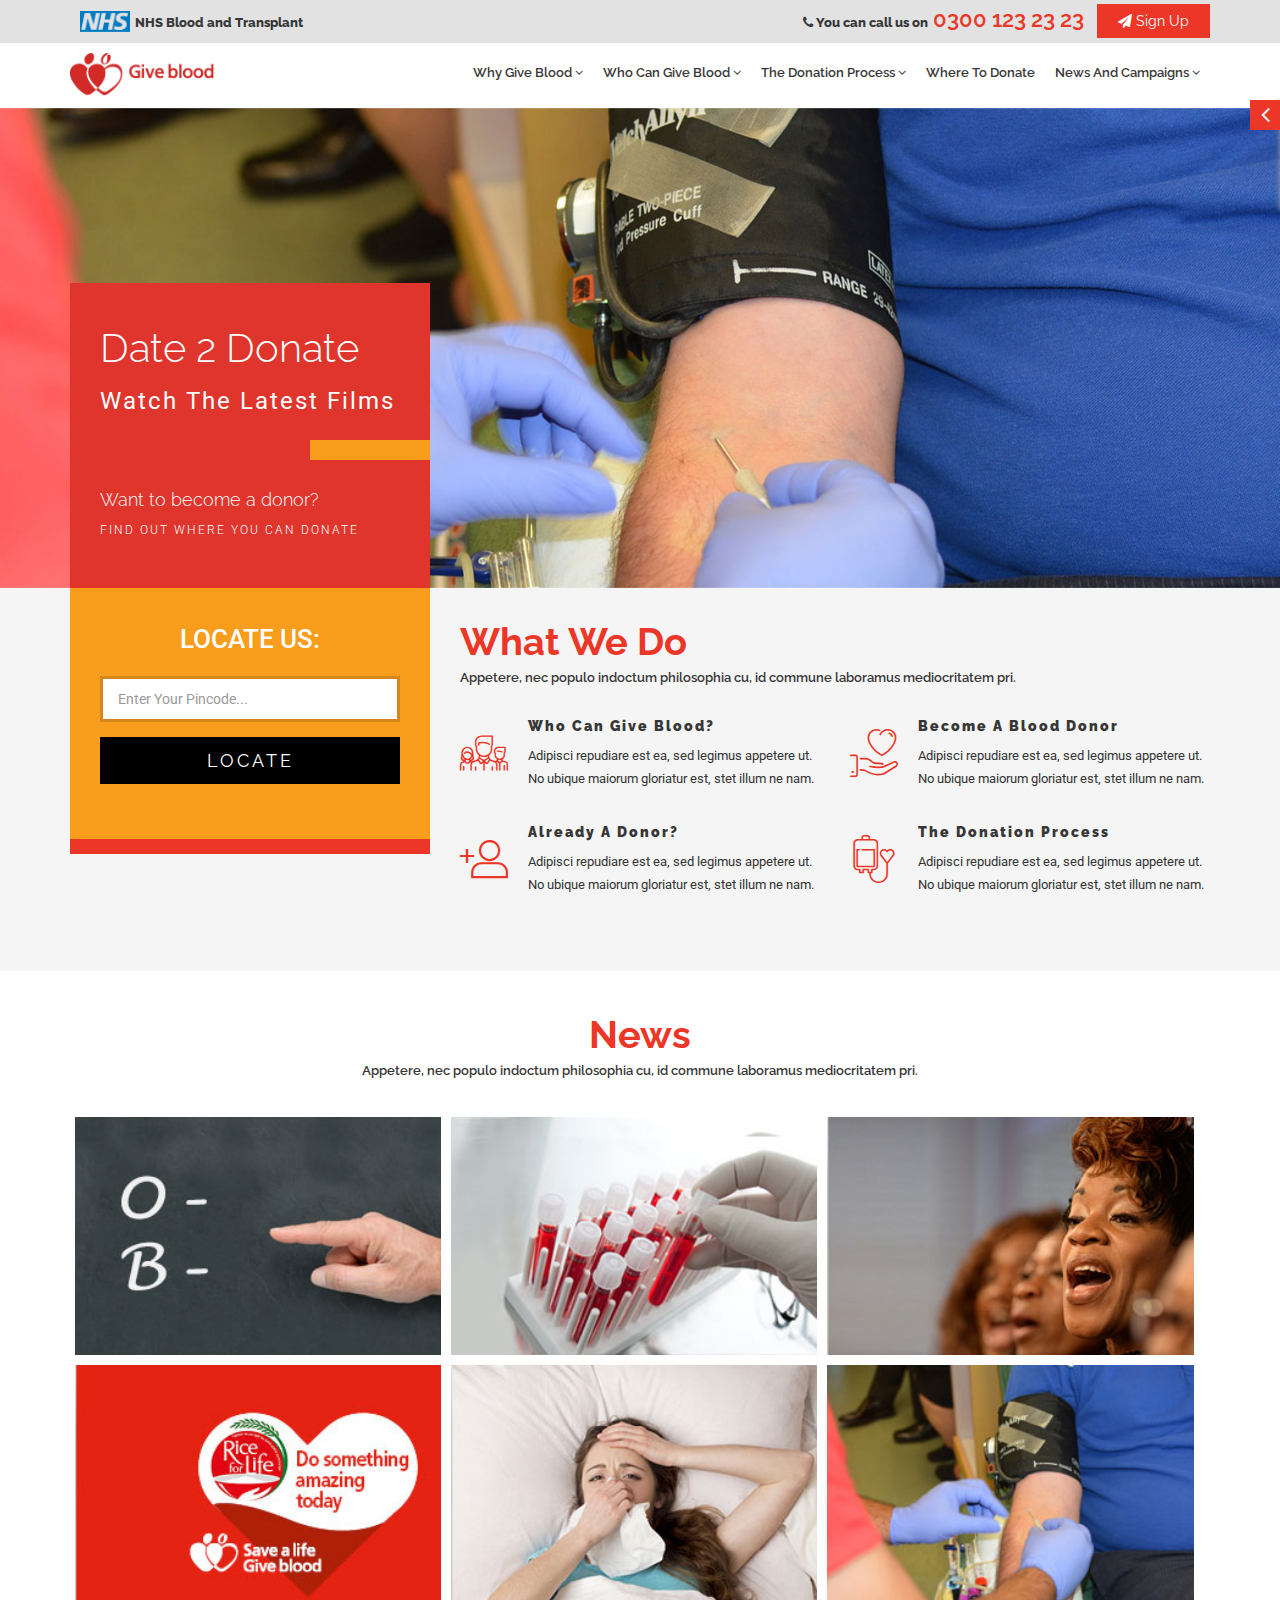
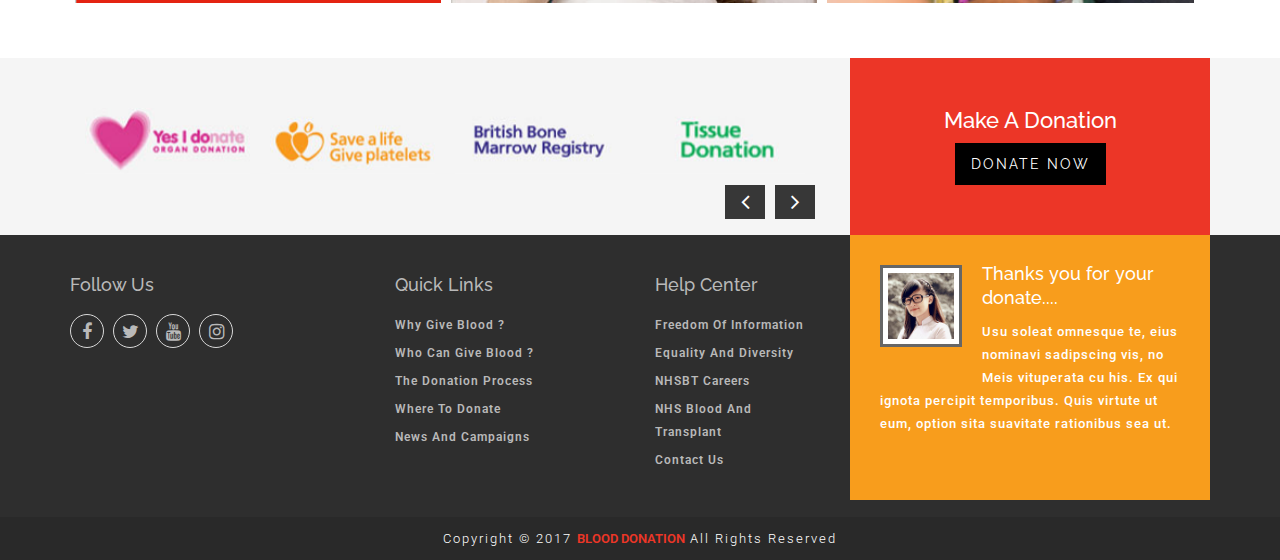
<file: index.html>
<!doctype html>
<html>
<head>
	<meta charset="UTF-8" />
	<meta http-equiv="content-type" content="text/html; charset=utf-8" />
	<meta name="viewport" content="width=device-width, initial-scale=1.0">

	<title> Blood Donation </title>

	<!-- Bootstrap -->
	<link rel="stylesheet" type="text/css" href="css/bootstrap.min.css">

	<!-- Font Awsome -->
	<link rel="stylesheet" type="text/css" href="css/font-awesome.min.css">

	<!-- Flaticon -->
	<link rel="stylesheet" href="fonts/flaticon/flaticon.css">

	<!-- Owl Carousel -->
    <link rel="stylesheet" type="text/css" href="css/owl.carousel.min.css">
    <link rel="stylesheet" type="text/css" href="css/owl.theme.default.min.css">

    <!-- Google Fonts -->
	<link href="https://fonts.googleapis.com/css?family=Raleway:100,200,300,400,500,600,700,800,900" rel="stylesheet">
	<link href="https://fonts.googleapis.com/css?family=Roboto:300,400,500,700,900" rel="stylesheet">

	<!-- Custom -->
	<link rel="stylesheet" type="text/css" href="css/style.css">
	<link rel="stylesheet" type="text/css" href="css/responsive.css">
</head>
<body>
	<div class="btn_div">
		<a href="javascript:void(0)" class="btn_tog" title="Change Font Size">
			<i class="fa fa-angle-left"></i>
		</a>
		<input class="f_size decr" type="button" value="A-" />
		<input class="f_size incr" type="button" value="A+" />
	</div>
	<!-- Top Bar -->
	<section class="top_bar">
		<div class="container">
			<div class="row">
				<div class="col-sm-6 grid grid_left">
					<a href="#" class="chng">
						<img src="images/nhs.png" alt="">
						<span class="chng">NHS Blood and Transplant</span>
					</a>
				</div>
				<div class="col-sm-6 grid grid_right">
					<a href="tel:03001232323" class="chng">
						<span class="chng"><i class="fa fa-phone"></i> You can call us on</span>
						0300 123 23 23
					</a>
					<a href="register.html" class="btn btn_sign chng">
						<i class="fa fa-paper-plane"></i>
						sign up
					</a>
				</div>
			</div>
		</div>
	</section>
	<!-- Menu -->
	<section class="menu">
		<nav class="navbar">
			<div class="container">
				<div class="navbar-header">
					<button aria-controls="navbar" aria-expanded="false" class="navbar-toggle collapsed" data-target="#navbar" data-toggle="collapse" type="button">
						<span class="sr-only">Toggle navigation</span> 
						<span class="icon-bar"></span> 
						<span class="icon-bar"></span> 
						<span class="icon-bar"></span>
					</button> 
					<a class="logo" href="index.html">
						<img src="images/logo.png" alt="">
					</a>
				</div>
				<div class="navbar-collapse collapse" id="navbar">
					<ul class="nav navbar-nav navbar-right chng">
						<li class="dropdown">
							<a class="dropdown-toggle" data-toggle="dropdown" href="#">Why give blood <i class="fa fa-angle-down"></i></a>
							<ul class="dropdown-menu">
								<li>
									<a href="the-need-for-blood.html" class="chng">The need for blood</a>
								</li>
								<li>
									<a href="how-blood-is-used.html" class="chng">How blood is used</a>
								</li>
								<li>
									<a href="who-you-could-help.html" class="chng">Who you could help</a>
								</li>
							</ul>
						</li>
						<li class="dropdown">
							<a class="dropdown-toggle" data-toggle="dropdown" href="#">Who can give blood <i class="fa fa-angle-down"></i></a>
							<ul class="dropdown-menu">
								<li>
									<a class="chng" href="can-i-give-blood.html">Can I give blood?</a>
								</li>
								<li>
									<a class="chng" href="health-eligibility.html">Health and Eligibility</a>
								</li>
								<li>
									<a class="chng" href="static.html">Travel considerations</a>
								</li>
								<li>
									<a class="chng" href="static.html">Occupation considerations</a>
								</li>
								<li>
									<a class="chng" href="static.html">Men who have sex with men</a>
								</li>
								<li>
									<a class="chng" href="static.html">Donors and disability</a>
								</li>
							</ul>
						</li>
						<li class="dropdown">
							<a class="dropdown-toggle" data-toggle="dropdown" href="#">The donation process <i class="fa fa-angle-down"></i></a>
							<ul class="dropdown-menu">
								<li>
									<a class="chng" href="static.html">Registering online</a>
								</li>
								<li>
									<a class="chng" href="static.html">Preparing to give blood</a>
								</li>
								<li>
									<a class="chng" href="static.html">What happens on the day</a>
								</li>
								<li>
									<a class="chng" href="static.html">After your donation</a>
								</li>
								<li>
									<a class="chng" href="static.html">About our donation venues</a>
								</li>
								<li>
									<a class="chng" href="static.html">Further information</a>
								</li>
								<li>
									<a class="chng" href="static.html">Recognising donors</a>
								</li>
							</ul>
						</li>
						<li>
							<a href="where-to-donate.html">Where to donate</a>
						</li>
						<li class="dropdown">
							<a class="dropdown-toggle" data-toggle="dropdown" href="#">News and campaigns <i class="fa fa-angle-down"></i></a>
							<ul class="dropdown-menu">
								<li>
									<a class="chng" href="news-and-campaigns.html">News and statements</a>
								</li>
								<li>
									<a class="chng" href="news-and-campaigns.html">Campaigns</a>
								</li>
								<li>
									<a class="chng" href="static.html">The Donor magazine</a>
								</li>
							</ul>
						</li>
					</ul>
				</div>
			</div>
		</nav>
	</section>
	<!-- Full Banner -->
	<section class="slider-wraper">
		<!-- Banner Slider -->
		<section class="banner">
			<div class="owl-carousel owl-theme" id="banner_slider">
				<div class="item">
					<img src="images/slider1.jpg" alt="">
				</div>
				<div class="item">
					<img src="images/slider2.jpg" alt="">
				</div>
				<div class="item">
					<img src="images/slider3.jpg" alt="">
				</div>
			</div>
		</section>
		<!-- Intro -->
		<section class="introduce-wrapper">
			<div class="container">
				<div class="row">
					<div class="col-sm-4">
						<div class="introduce">
							<div class="intro-head">
								<h2 class="title chng">date 2 donate</h2>
								<h3 class="chng">watch the latest films</h3>
								<div class="intro-divider"></div>
							</div>
							<div class="intro-cta">
								<h4 class="chng">Want to become a donor?</h4>
								<h5 class="chng">Find out where you can donate</h5>
							</div>
						</div>
					</div>
				</div>
			</div>
		</section>
	</section>
	<!-- Service -->
	<section class="service">
		<div class="container">
			<div class="row">
				<div class="col-sm-4">
					<div class="donate-form">
						<form class="main_form">
							<div class="form-group">
								<label class="chng">Locate Us:</label>
								 <input type="text" class="form-control chng" placeholder="Enter Your Pincode...">
							</div>
							<div class="form-group">
								<input type="submit" value="Locate" class="btn btn_locate chng">
							</div>
						</form>
					</div>
				</div>
				<div class="col-sm-8 contain">
					<div class="heading">
						<h5 class="chng">What we do</h5>
						<p class="chng">Appetere, nec populo indoctum philosophia cu, id commune laboramus mediocritatem pri.</p>
					</div>
					<div class="row">
						<div class="col-sm-6 service-box">
							<i class="flaticon-team chng"></i>
							<h5 class="chng">Who can give blood?</h5>
							<p class="chng">Adipisci repudiare est ea, sed legimus appetere ut. No ubique maiorum gloriatur est, stet illum ne nam.</p>
						</div>
						<div class="col-sm-6 service-box">
							<i class="flaticon-donation chng"></i>
							<h5 class="chng">Become a blood donor</h5>
							<p class="chng">Adipisci repudiare est ea, sed legimus appetere ut. No ubique maiorum gloriatur est, stet illum ne nam.</p>
						</div>
						<div class="col-sm-6 service-box">
							<i class="flaticon-add-user chng"></i>
							<h5 class="chng">Already a donor?</h5>
							<p class="chng">Adipisci repudiare est ea, sed legimus appetere ut. No ubique maiorum gloriatur est, stet illum ne nam.</p>
						</div>
						<div class="col-sm-6 service-box">
							<i class="flaticon-blood-donation chng"></i>
							<h5 class="chng">The donation process</h5>
							<p class="chng">Adipisci repudiare est ea, sed legimus appetere ut. No ubique maiorum gloriatur est, stet illum ne nam.</p>
						</div>
					</div>
				</div>
			</div>
		</div>
	</section>
	<!-- News -->
	<section class="news">
		<div class="container">
			<div class="row">
				<div class="col-sm-12">
					<div class="heading">
						<h5 class="chng">News</h5>
						<p class="chng">Appetere, nec populo indoctum philosophia cu, id commune laboramus mediocritatem pri.</p>
					</div>
				</div>
				<div class="col-sm-12">
					<ul>
						<li>
							<div class="grid">
								<img src="images/news1.jpg" alt="">
								<div class="overlay">
									<a href="#" class="chng">
										<i class="fa fa-link"></i>
									</a>
									<h5 class="chng">O neg and B neg donors needed</h5>
								</div>
							</div>
						</li>
						<li>
							<div class="grid">
								<img src="images/news2.jpg" alt="">
								<div class="overlay">
									<a href="#" class="chng">
										<i class="fa fa-link"></i>
									</a>
									<h5 class="chng">Donation rules have changed</h5>
								</div>
							</div>
						</li>
						<li>
							<div class="grid">
								<img src="images/news3.jpg" alt="">
								<div class="overlay">
									<a href="#" class="chng">
										<i class="fa fa-link"></i>
									</a>
									<h5 class="chng">The B Positive Choir says 'Rise Up'</h5>
								</div>
							</div>
						</li>
						<li>
							<div class="grid">
								<img src="images/news4.jpg" alt="">
								<div class="overlay">
									<a href="#" class="chng">
										<i class="fa fa-link"></i>
									</a>
									<h5 class="chng">Saving lives with 'Rice for Life'</h5>
								</div>
							</div>
						</li>
						<li>
							<div class="grid">
								<img src="images/news5.jpg" alt="">
								<div class="overlay">
									<a href="#" class="chng">
										<i class="fa fa-link"></i>
									</a>
									<h5 class="chng">Unwell? Check before donating</h5>
								</div>
							</div>
						</li>
						<li>
							<div class="grid">
								<img src="images/news6.jpg" alt="">
								<div class="overlay">
									<a href="#" class="chng">
										<i class="fa fa-link"></i>
									</a>
									<h5 class="chng">Download the NHS Give Blood app</h5>
								</div>
							</div>
						</li>
					</ul>
				</div>
			</div>
		</div>
	</section>
	<!-- Save Live -->
	<section class="save_live">
		<div class="container">
			<div class="row">
				<div class="col-sm-8 grid_left">
					<div class="owl-carousel owl-theme" id="save_slider">
						<div class="item">
							<img src="images/save1.jpg" alt="">
						</div>
						<div class="item">
							<img src="images/save2.jpg" alt="">
						</div>
						<div class="item">
							<img src="images/save3.jpg" alt="">
						</div>
						<div class="item">
							<img src="images/save4.jpg" alt="">
						</div>
						<div class="item">
							<img src="images/save5.jpg" alt="">
						</div>
						<div class="item">
							<img src="images/save6.jpg" alt="">
						</div>
					</div>
				</div>
				<div class="col-sm-4 grid_right">
					<div class="grid">
						<h5 class="chng">Make a donation</h5>
						<a href="#" class="btn btn_donate chng">donate now</a>
					</div>
				</div>
			</div>
		</div>
	</section>
	<!-- Footer -->
	<section class="footer">
		<div class="container">
			<div class="row">
				<div class="col-sm-8 grid_left">
					<div class="row">
						<div class="col-sm-5 grid">
							<h5 class="chng">follow us</h5>
							<ul class="social chng">
								<li>
									<a href="#">
										<i class="fa fa-facebook-f"></i>
									</a>
								</li>
								<li>
									<a href="#">
										<i class="fa fa-twitter"></i>
									</a>
								</li>
								<li>
									<a href="#">
										<i class="fa fa-youtube"></i>
									</a>
								</li>
								<li>
									<a href="#">
										<i class="fa fa-instagram"></i>
									</a>
								</li>
							</ul>
						</div>
						<div class="col-sm-4 grid">
							<h5 class="chng">quick links</h5>
							<ul class="links chng">
								<li>
									<a href="why-give-blood.html">Why give blood ?</a>
								</li>
								<li>
									<a href="static.html">Who can give blood ?</a>
								</li>
								<li>
									<a href="static.html">The donation process</a>
								</li>
								<li>
									<a href="where-to-donate.html">Where to donate</a>
								</li>
								<li>
									<a href="news-and-campaigns.html">News and campaigns </a>
								</li>
							</ul>
						</div>
						<div class="col-sm-3 grid">
							<h5 class="chng">Help Center</h5>
							<ul class="links chng">
								<li>
									<a href="static.html">Freedom of Information</a>
								</li>
								<li>
									<a href="static.html">Equality and Diversity</a>
								</li>
								<li>
									<a href="static.html">NHSBT Careers</a>
								</li>
								<li>
									<a href="static.html">NHS Blood and Transplant</a>
								</li>
								<li>
									<a href="contact.html">contact us</a>
								</li>
							</ul>
						</div>
					</div>
				</div>
				<div class="col-sm-4 grid_right">
					<div class="grid">
						<img src="images/f_img.jpg" alt="">
						<h5 class="chng">Thanks you for your donate....</h5>
						<p class="chng">Usu soleat omnesque te, eius nominavi sadipscing vis, no Meis vituperata cu his. Ex qui ignota percipit temporibus. Quis virtute ut eum, option sita suavitate rationibus sea ut.</p>
					</div>
				</div>
			</div>
		</div>
	</section>
	<!-- Copyright -->
	<section class="copyright">
		<div class="container">
			<div class="row">
				<div class="col-sm-12">
					<p class="chng">Copyright © 2017 <a href="#">Blood donation</a> All rights reserved</p>
				</div>
			</div>
		</div>
	</section>
	
	<!-- Jquery Min -->
	<script src="js/jquery.min.js"></script>

	<!-- Bootstrap -->
	<script src="js/bootstrap.min.js"></script>

	<!-- Map -->
    <script type="text/javascript" src="https://maps.google.com/maps/api/js"></script>
    <script src="js/jquery.tekmap.js"></script>

	<!-- Owl Carousel -->
    <script src="js/owl.carousel.min.js"></script>

    <!-- Custom -->
	<script src="js/custom.js"></script>
</body>
</html>
</file>
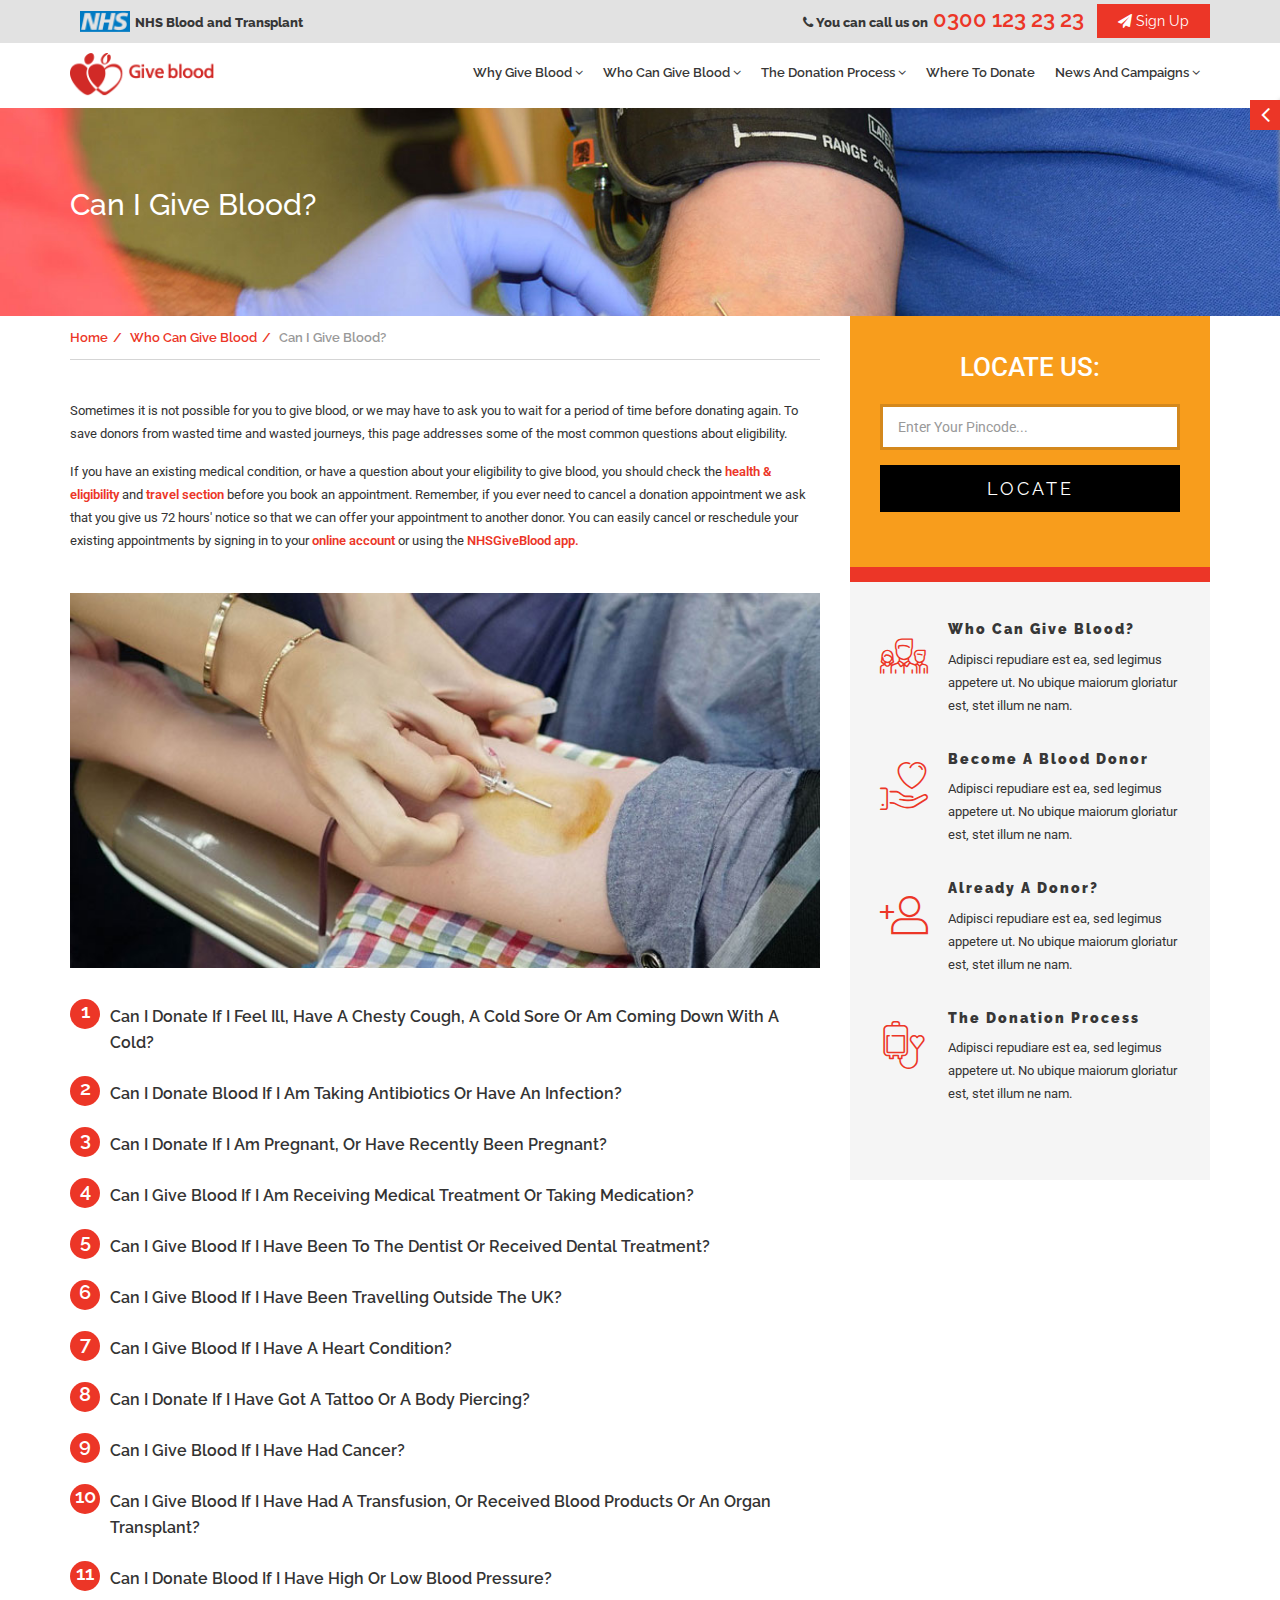
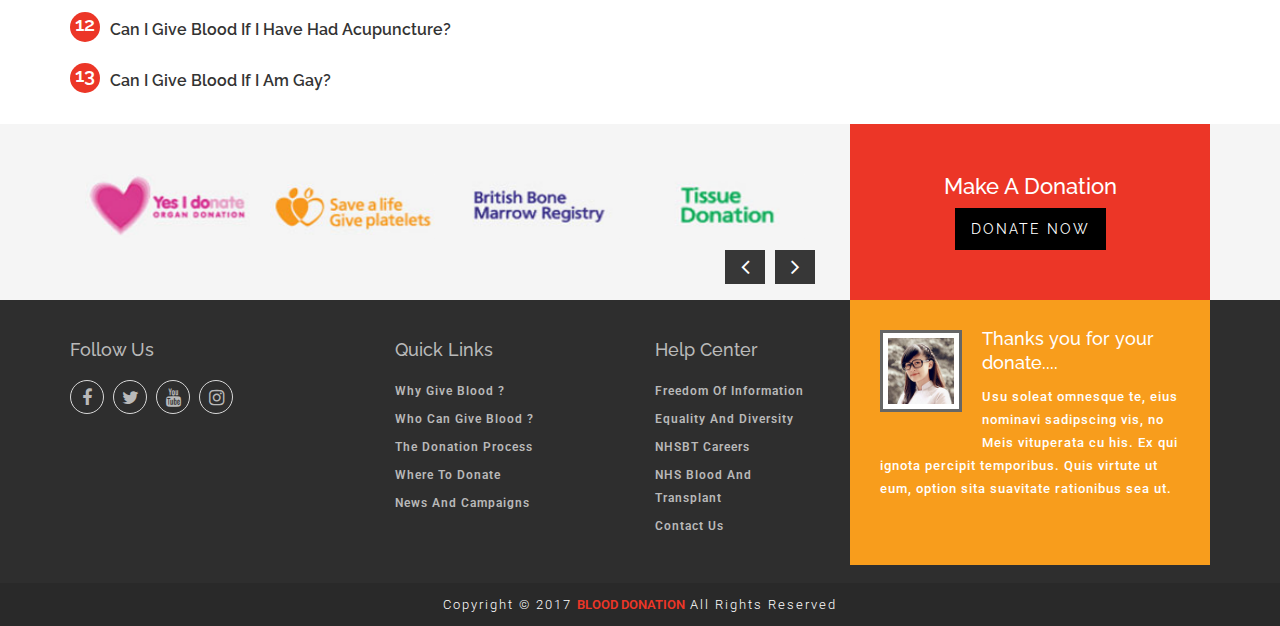
<file: can-i-give-blood.html>
<!doctype html>
<html>
<head>
	<meta charset="UTF-8" />
	<meta http-equiv="content-type" content="text/html; charset=utf-8" />
	<meta name="viewport" content="width=device-width, initial-scale=1.0">

	<title> Blood Donation </title>

	<!-- Bootstrap -->
	<link rel="stylesheet" type="text/css" href="css/bootstrap.min.css">

	<!-- Font Awsome -->
	<link rel="stylesheet" type="text/css" href="css/font-awesome.min.css">

	<!-- Flaticon -->
	<link rel="stylesheet" href="fonts/flaticon/flaticon.css">

	<!-- Owl Carousel -->
    <link rel="stylesheet" type="text/css" href="css/owl.carousel.min.css">
    <link rel="stylesheet" type="text/css" href="css/owl.theme.default.min.css">

    <!-- Google Fonts -->
	<link href="https://fonts.googleapis.com/css?family=Raleway:100,200,300,400,500,600,700,800,900" rel="stylesheet">
	<link href="https://fonts.googleapis.com/css?family=Roboto:300,400,500,700,900" rel="stylesheet">

	<!-- Custom -->
	<link rel="stylesheet" type="text/css" href="css/style.css">
	<link rel="stylesheet" type="text/css" href="css/responsive.css">
</head>
<body>
	<div class="btn_div">
		<a href="javascript:void(0)" class="btn_tog">
			<i class="fa fa-angle-left"></i>
		</a>
		<input class="f_size decr" type="button" value="A-" />
		<input class="f_size incr" type="button" value="A+" />
	</div>
	<!-- Top Bar -->
	<section class="top_bar">
		<div class="container">
			<div class="row">
				<div class="col-sm-6 grid grid_left">
					<a href="#" class="chng">
						<img src="images/nhs.png" alt="">
						<span class="chng">NHS Blood and Transplant</span>
					</a>
				</div>
				<div class="col-sm-6 grid grid_right">
					<a href="tel:03001232323" class="chng">
						<span class="chng"><i class="fa fa-phone"></i> You can call us on</span>
						0300 123 23 23
					</a>
					<a href="register.html" class="btn btn_sign chng">
						<i class="fa fa-paper-plane"></i>
						sign up
					</a>
				</div>
			</div>
		</div>
	</section>
	<!-- Menu -->
	<section class="menu">
		<nav class="navbar">
			<div class="container">
				<div class="navbar-header">
					<button aria-controls="navbar" aria-expanded="false" class="navbar-toggle collapsed" data-target="#navbar" data-toggle="collapse" type="button">
						<span class="sr-only">Toggle navigation</span> 
						<span class="icon-bar"></span> 
						<span class="icon-bar"></span> 
						<span class="icon-bar"></span>
					</button> 
					<a class="logo" href="index.html">
						<img src="images/logo.png" alt="">
					</a>
				</div>
				<div class="navbar-collapse collapse" id="navbar">
					<ul class="nav navbar-nav navbar-right chng">
						<li class="dropdown">
							<a class="dropdown-toggle" data-toggle="dropdown" href="#">Why give blood <i class="fa fa-angle-down"></i></a>
							<ul class="dropdown-menu">
								<li>
									<a href="the-need-for-blood.html" class="chng">The need for blood</a>
								</li>
								<li>
									<a href="how-blood-is-used.html" class="chng">How blood is used</a>
								</li>
								<li>
									<a href="who-you-could-help.html" class="chng">Who you could help</a>
								</li>
							</ul>
						</li>
						<li class="dropdown">
							<a class="dropdown-toggle" data-toggle="dropdown" href="#">Who can give blood <i class="fa fa-angle-down"></i></a>
							<ul class="dropdown-menu">
								<li class="active">
									<a class="chng" href="can-i-give-blood.html">Can I give blood?</a>
								</li>
								<li>
									<a class="chng" href="health-eligibility.html">Health and Eligibility</a>
								</li>
								<li>
									<a class="chng" href="static.html">Travel considerations</a>
								</li>
								<li>
									<a class="chng" href="static.html">Occupation considerations</a>
								</li>
								<li>
									<a class="chng" href="static.html">Men who have sex with men</a>
								</li>
								<li>
									<a class="chng" href="static.html">Donors and disability</a>
								</li>
							</ul>
						</li>
						<li class="dropdown">
							<a class="dropdown-toggle" data-toggle="dropdown" href="#">The donation process <i class="fa fa-angle-down"></i></a>
							<ul class="dropdown-menu">
								<li>
									<a class="chng" href="static.html">Registering online</a>
								</li>
								<li>
									<a class="chng" href="static.html">Preparing to give blood</a>
								</li>
								<li>
									<a class="chng" href="static.html">What happens on the day</a>
								</li>
								<li>
									<a class="chng" href="static.html">After your donation</a>
								</li>
								<li>
									<a class="chng" href="static.html">About our donation venues</a>
								</li>
								<li>
									<a class="chng" href="static.html">Further information</a>
								</li>
								<li>
									<a class="chng" href="static.html">Recognising donors</a>
								</li>
							</ul>
						</li>
						<li>
							<a href="where-to-donate.html">Where to donate</a>
						</li>
						<li class="dropdown">
							<a class="dropdown-toggle" data-toggle="dropdown" href="#">News and campaigns <i class="fa fa-angle-down"></i></a>
							<ul class="dropdown-menu">
								<li>
									<a class="chng" href="news-and-campaigns.html">News and statements</a>
								</li>
								<li>
									<a class="chng" href="news-and-campaigns.html">Campaigns</a>
								</li>
								<li>
									<a class="chng" href="static.html">The Donor magazine</a>
								</li>
							</ul>
						</li>
					</ul>
				</div>
			</div>
		</nav>
	</section>
	<!-- Full Banner -->
	<section class="inner_banner" style="background-image:url(images/slider1.jpg);">
		<div class="container">
			<div class="row">
				<div class="col-sm-12">
					<div class="content">
						<h2 class="inner_heading chng">
							can i give blood?
						</h2>
					</div>
				</div>
			</div>
		</div>
	</section>
	<!-- Body -->
	<section class="body_content">
		<div class="container">
			<div class="row">
				<div class="col-sm-8">
					<ul class="breadc chng">
						<li>
							<a href="index.html">home</a>
						</li>
						<li>
							<a href="who-can-give-blood.html">Who can give blood</a>
						</li>
						<li class="active">
							<a href="can-i-give-blood.html">Can I give blood?</a>
						</li>
					</ul>
					<div class="content chng">
						<p>Sometimes it is not possible for you to give blood, or we may have to ask you to wait for a period of time before donating again. To save donors from wasted time and wasted journeys, this page addresses some of the most common questions about eligibility.</p>
						<p>If you have an existing medical condition, or have a question about your eligibility to give blood, you should check the <a href="#">health & eligibility</a> and <a href="#">travel section</a> before you book an appointment. Remember, if you ever need to cancel a donation appointment we ask that you give us 72 hours' notice so that we can offer your appointment to another donor. You can easily cancel or reschedule your existing appointments by signing in to your <a href="#">online account</a> or using the <a href="#">NHSGiveBlood app.</a></p>
						<img src="images/inner1.jpg" alt="" style="margin:2em 0;">
						<div class="panel-group" id="accordion">
							<div class="panel panel_c">
								<div class="panel-heading">
									<h4 class="panel-title chng">
										<a data-toggle="collapse" data-parent="#accordion" href="#col1"><span class="chng">1</span>Can I donate if I feel ill, have a chesty cough, a cold sore or am coming down with a cold?</a>
									</h4>
								</div>
								<div id="col1" class="panel-collapse collapse">
									<div class="panel-body">
										<p>If you are feeling under the weather with any of these things it’s best that you wait until you feel better before you give blood. Use our	<a href="#">health & eligibility</a> section to find out more.</p>
									</div>
								</div>
							</div>
							<div class="panel panel_c">
								<div class="panel-heading">
									<h4 class="panel-title chng">
										<a data-toggle="collapse" data-parent="#accordion" href="#col2"><span class="chng">2</span>Can I donate blood if I am taking antibiotics or have an infection?</a>
									</h4>
								</div>
								<div id="col2" class="panel-collapse collapse">
									<div class="panel-body">
										<p>You must be completely healed or recovered from any infection for at least 14 days before you give blood. If you are taking antibiotics you may need to wait a period of time after your last tablet. Please follow our advice about <a href="#">donating after an infection.</a> Please also see our advice about <a href="#">donating after antibiotics.</a> </p>
									</div>
								</div>
							</div>
							<div class="panel panel_c">
								<div class="panel-heading">
									<h4 class="panel-title chng">
										<a data-toggle="collapse" data-parent="#accordion" href="#col3"><span class="chng">3</span>Can I donate if I am pregnant, or have recently been pregnant?</a>
									</h4>
								</div>
								<div id="col3" class="panel-collapse collapse">
									<div class="panel-body">
										<p>During your pregnancy, you are not able to give blood. If you had a blood transfusion during your pregnancy or at delivery then you will not be able to become a blood donor. Please follow our advice about <a href="#">giving blood during and after pregnancy.</a></p>
									</div>
								</div>
							</div>
							<div class="panel panel_c">
								<div class="panel-heading">
									<h4 class="panel-title chng">
										<a data-toggle="collapse" data-parent="#accordion" href="#col4"><span class="chng">4</span>Can I give blood if I am receiving medical treatment or taking medication?</a>
									</h4>
								</div>
								<div id="col4" class="panel-collapse collapse">
									<div class="panel-body">
										<p>We’ll need to check that you can donate. Whether or not you can donate will depend on the medication you are receiving as well as the condition for which you are being treated. Please search for your condition or medication in our <a href="#">health & eligibility</a> section.</p>
									</div>
								</div>
							</div>
							<div class="panel panel_c">
								<div class="panel-heading">
									<h4 class="panel-title chng">
										<a data-toggle="collapse" data-parent="#accordion" href="#col5"><span class="chng">5</span>Can I give blood if I have been to the dentist or received dental treatment?</a>
									</h4>
								</div>
								<div id="col5" class="panel-collapse collapse">
									<div class="panel-body">
										<p>Simple fillings and check ups are usually ok after 24 hours. However, some treatments will mean a longer deferral. Please follow our advice about <a href="#">giving blood after dental treatment.</a></p>
									</div>
								</div>
							</div>
							<div class="panel panel_c">
								<div class="panel-heading">
									<h4 class="panel-title chng">
										<a data-toggle="collapse" data-parent="#accordion" href="#col6"><span class="chng">6</span>Can I give blood if I have been travelling outside the UK?</a>
									</h4>
								</div>
								<div id="col6" class="panel-collapse collapse">
									<div class="panel-body">
										<p>Travel to some parts of the world can affect your ability to donate blood. Search for your destination in our <a href="#">travel section</a> to see if you can donate now or have to wait for a period of time.</p>
									</div>
								</div>
							</div>
							<div class="panel panel_c">
								<div class="panel-heading">
									<h4 class="panel-title chng">
										<a data-toggle="collapse" data-parent="#accordion" href="#col7"><span class="chng">7</span>Can I give blood if I have a heart condition?</a>
									</h4>
								</div>
								<div id="col7" class="panel-collapse collapse">
									<div class="panel-body">
										<p>We will need to have more information to know if you can give blood. It will depend on your specific heart condition. Please see our advice for <a href="#">giving blood with a heart condition.</a></p>
									</div>
								</div>
							</div>
							<div class="panel panel_c">
								<div class="panel-heading">
									<h4 class="panel-title chng">
										<a data-toggle="collapse" data-parent="#accordion" href="#col8"><span class="chng">8</span>Can I donate if I have got a tattoo or a body piercing?</a>
									</h4>
								</div>
								<div id="col8" class="panel-collapse collapse">
									<div class="panel-body">
										<p>If you had this done recently you may have to wait before you can donate again. Please follow our advice about <a href="#">giving blood after a tattoo or getting your body pierced.</a></p>
									</div>
								</div>
							</div>
							<div class="panel panel_c">
								<div class="panel-heading">
									<h4 class="panel-title chng">
										<a data-toggle="collapse" data-parent="#accordion" href="#col9"><span class="chng">9</span>Can I give blood if I have had cancer?</a>
									</h4>
								</div>
								<div id="col9" class="panel-collapse collapse">
									<div class="panel-body">
										<p>Our advice depends on the type of cancer. Please search for the relevant cancer in our <a href="#">health & eligibility section.</a></p>
									</div>
								</div>
							</div>
							<div class="panel panel_c">
								<div class="panel-heading">
									<h4 class="panel-title chng">
										<a data-toggle="collapse" data-parent="#accordion" href="#col10"><span class="chng">10</span>Can I give blood if I have had a transfusion, or received blood products or an organ transplant?</a>
									</h4>
								</div>
								<div id="col10" class="panel-collapse collapse">
									<div class="panel-body">
										<p>We may need more information about your transfusion. Please follow our advice about <a href="#">giving blood after a transfusion.</a> If you have received tissue or an organ, it may be possible to donate blood. Please see our advice about <a href="#">giving blood after a transplant.</a></p>
									</div>
								</div>
							</div>
							<div class="panel panel_c">
								<div class="panel-heading">
									<h4 class="panel-title chng">
										<a data-toggle="collapse" data-parent="#accordion" href="#col11"><span class="chng">11</span>Can I donate blood if I have high or low blood pressure?</a>
									</h4>
								</div>
								<div id="col11" class="panel-collapse collapse">
									<div class="panel-body">
										<p>It is possible to donate blood if you have high blood pressure or low blood pressure. However, there are some restrictions. Please follow our advice about <a href="#">giving blood when you have high or low blood pressure.</a></p>
									</div>
								</div>
							</div>
							<div class="panel panel_c">
								<div class="panel-heading">
									<h4 class="panel-title chng">
										<a data-toggle="collapse" data-parent="#accordion" href="#col12"><span class="chng">12</span>Can I give blood if I have had acupuncture?</a>
									</h4>
								</div>
								<div id="col12" class="panel-collapse collapse">
									<div class="panel-body">
										<p>It may be possible to give blood after acupuncture. We will need to know the reason you had the treatment and the certification of the acupuncturist. Please follow the full advice about <a href="#">donating after acupuncture.</a></p>
									</div>
								</div>
							</div>
							<div class="panel panel_c">
								<div class="panel-heading">
									<h4 class="panel-title chng">
										<a data-toggle="collapse" data-parent="#accordion" href="#col13"><span class="chng">13</span>Can I give blood if I am gay?</a>
									</h4>
								</div>
								<div id="col13" class="panel-collapse collapse">
									<div class="panel-body">
										<p>We do not prevent people from becoming blood donors based on their sexuality. There are some restrictions for blood donors who take part in activities deemed risk behaviours by the Advisory Committee on the Safety of Blood, Tissues and Organs who advise UK ministers and health departments.</p>
										<p>In November 2017 there were changes to the blood donor selection criteria for <a href="#">men who have sex with men.</a> You can read our <a href="#">news statement about the blood donor selection changes.</a></p>
									</div>
								</div>
							</div>
						</div>
					</div>
				</div>
				<div class="col-sm-4 service">
					<div class="donate-form">
						<form class="main_form">
							<div class="form-group">
								<label class="chng">Locate Us:</label>
								 <input type="text" class="form-control chng" placeholder="Enter Your Pincode...">
							</div>
							<div class="form-group">
								<input type="submit" value="Locate" class="btn btn_locate chng">
							</div>
						</form>
					</div>
					<div class="contain">
						<div class="col-sm-12 service-box">
							<i class="flaticon-team chng"></i>
							<h5 class="chng">Who can give blood?</h5>
							<p class="chng">Adipisci repudiare est ea, sed legimus appetere ut. No ubique maiorum gloriatur est, stet illum ne nam.</p>
						</div>
						<div class="col-sm-12 service-box">
							<i class="flaticon-donation chng"></i>
							<h5 class="chng">Become a blood donor</h5>
							<p class="chng">Adipisci repudiare est ea, sed legimus appetere ut. No ubique maiorum gloriatur est, stet illum ne nam.</p>
						</div>
						<div class="col-sm-12 service-box">
							<i class="flaticon-add-user chng"></i>
							<h5 class="chng">Already a donor?</h5>
							<p class="chng">Adipisci repudiare est ea, sed legimus appetere ut. No ubique maiorum gloriatur est, stet illum ne nam.</p>
						</div>
						<div class="col-sm-12 service-box">
							<i class="flaticon-blood-donation chng"></i>
							<h5 class="chng">The donation process</h5>
							<p class="chng">Adipisci repudiare est ea, sed legimus appetere ut. No ubique maiorum gloriatur est, stet illum ne nam.</p>
						</div>
					</div>
				</div>
			</div>
		</div>
	</section>
	
	<!-- Save Live -->
	<section class="save_live">
		<div class="container">
			<div class="row">
				<div class="col-sm-8 grid_left">
					<div class="owl-carousel owl-theme" id="save_slider">
						<div class="item">
							<img src="images/save1.jpg" alt="">
						</div>
						<div class="item">
							<img src="images/save2.jpg" alt="">
						</div>
						<div class="item">
							<img src="images/save3.jpg" alt="">
						</div>
						<div class="item">
							<img src="images/save4.jpg" alt="">
						</div>
						<div class="item">
							<img src="images/save5.jpg" alt="">
						</div>
						<div class="item">
							<img src="images/save6.jpg" alt="">
						</div>
					</div>
				</div>
				<div class="col-sm-4 grid_right">
					<div class="grid">
						<h5 class="chng">Make a donation</h5>
						<a href="#" class="btn btn_donate chng">donate now</a>
					</div>
				</div>
			</div>
		</div>
	</section>
	<!-- Footer -->
	<section class="footer">
		<div class="container">
			<div class="row">
				<div class="col-sm-8 grid_left">
					<div class="row">
						<div class="col-sm-5 grid">
							<h5 class="chng">follow us</h5>
							<ul class="social chng">
								<li>
									<a href="#">
										<i class="fa fa-facebook-f"></i>
									</a>
								</li>
								<li>
									<a href="#">
										<i class="fa fa-twitter"></i>
									</a>
								</li>
								<li>
									<a href="#">
										<i class="fa fa-youtube"></i>
									</a>
								</li>
								<li>
									<a href="#">
										<i class="fa fa-instagram"></i>
									</a>
								</li>
							</ul>
						</div>
						<div class="col-sm-4 grid">
							<h5 class="chng">quick links</h5>
							<ul class="links chng">
								<li>
									<a href="why-give-blood.html">Why give blood ?</a>
								</li>
								<li>
									<a href="static.html">Who can give blood ?</a>
								</li>
								<li>
									<a href="static.html">The donation process</a>
								</li>
								<li>
									<a href="where-to-donate.html">Where to donate</a>
								</li>
								<li>
									<a href="news-and-campaigns.html">News and campaigns </a>
								</li>
							</ul>
						</div>
						<div class="col-sm-3 grid">
							<h5 class="chng">Help Center</h5>
							<ul class="links chng">
								<li>
									<a href="static.html">Freedom of Information</a>
								</li>
								<li>
									<a href="static.html">Equality and Diversity</a>
								</li>
								<li>
									<a href="static.html">NHSBT Careers</a>
								</li>
								<li>
									<a href="static.html">NHS Blood and Transplant</a>
								</li>
								<li>
									<a href="contact.html">contact us</a>
								</li>
							</ul>
						</div>
					</div>
				</div>
				<div class="col-sm-4 grid_right">
					<div class="grid">
						<img src="images/f_img.jpg" alt="">
						<h5 class="chng">Thanks you for your donate....</h5>
						<p class="chng">Usu soleat omnesque te, eius nominavi sadipscing vis, no Meis vituperata cu his. Ex qui ignota percipit temporibus. Quis virtute ut eum, option sita suavitate rationibus sea ut.</p>
					</div>
				</div>
			</div>
		</div>
	</section>
	<!-- Copyright -->
	<section class="copyright">
		<div class="container">
			<div class="row">
				<div class="col-sm-12">
					<p class="chng">Copyright © 2017 <a href="#">Blood donation</a> All rights reserved</p>
				</div>
			</div>
		</div>
	</section>
	
	<!-- Jquery Min -->
	<script src="js/jquery.min.js"></script>

	<!-- Bootstrap -->
	<script src="js/bootstrap.min.js"></script>

	<!-- Map -->
    <script type="text/javascript" src="https://maps.google.com/maps/api/js"></script>
    <script src="js/jquery.tekmap.js"></script>

	<!-- Owl Carousel -->
    <script src="js/owl.carousel.min.js"></script>

    <!-- Custom -->
	<script src="js/custom.js"></script>
</body>
</html>
</file>
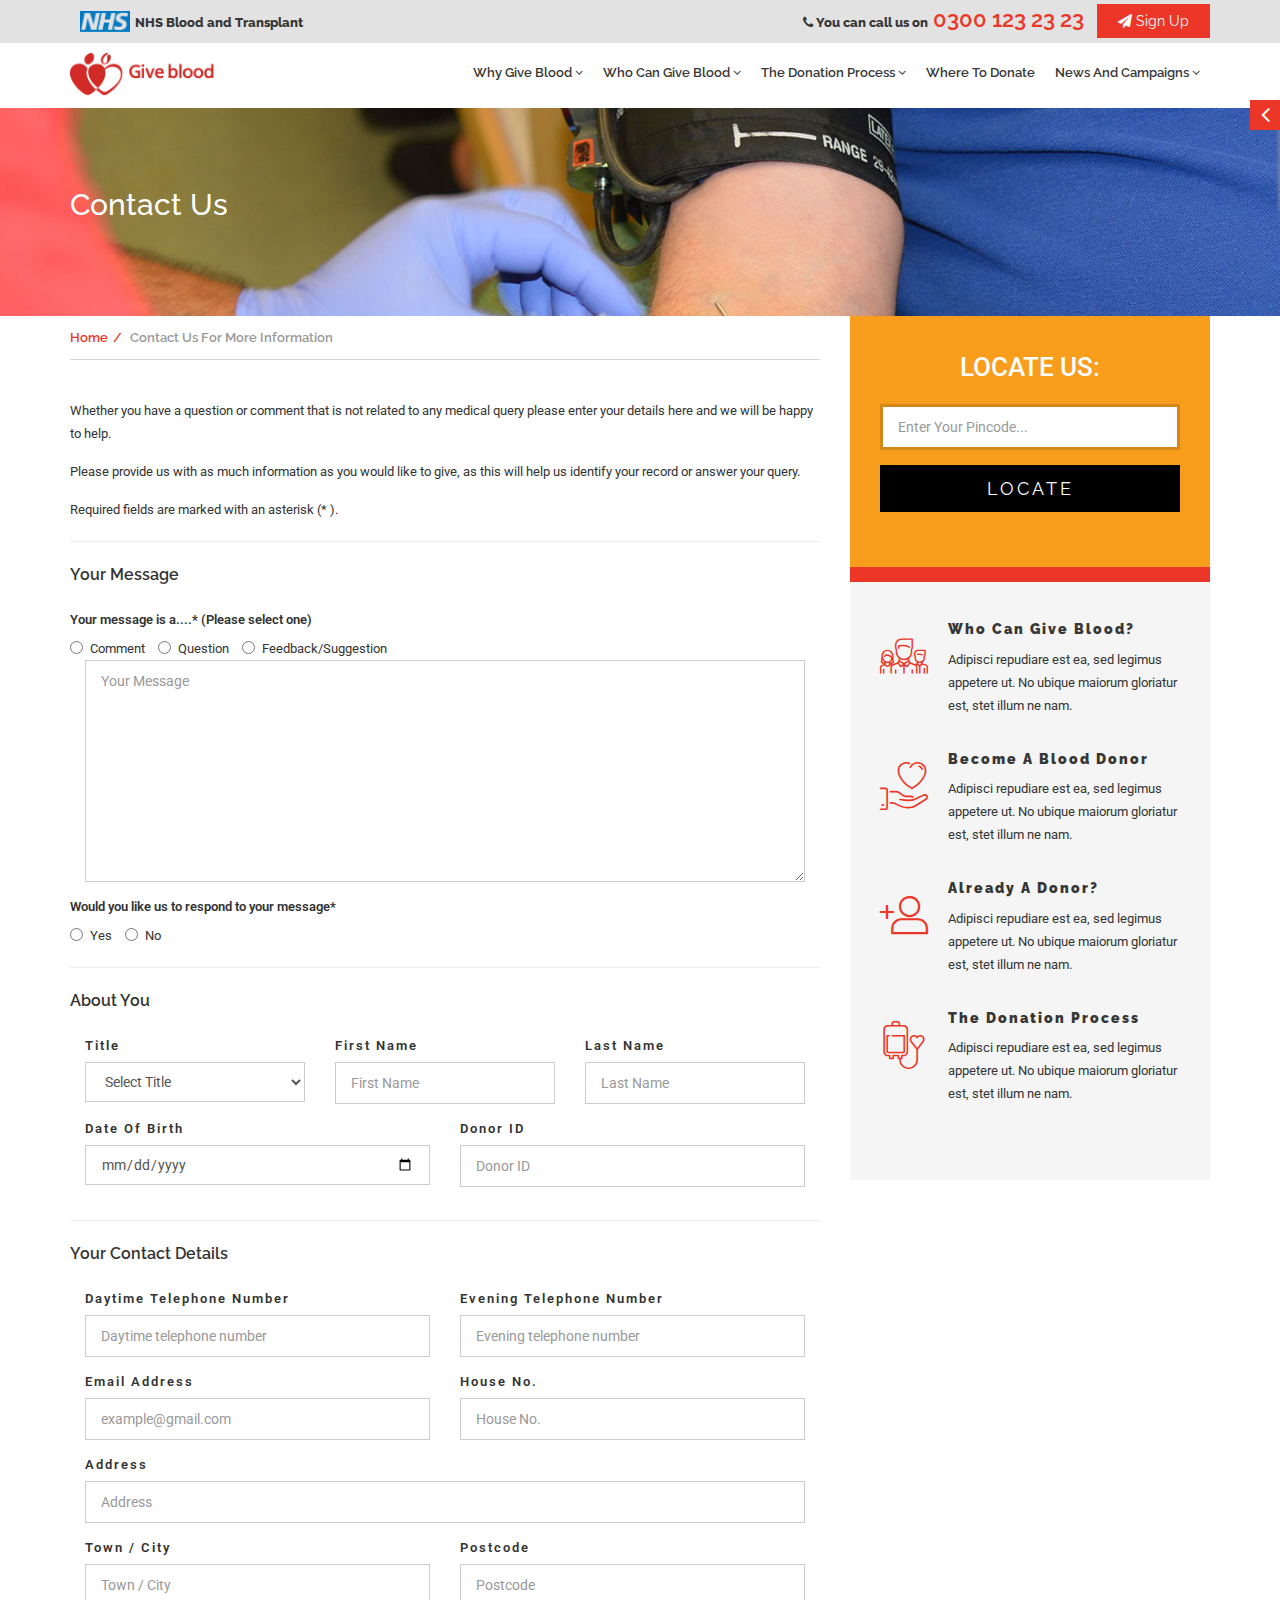
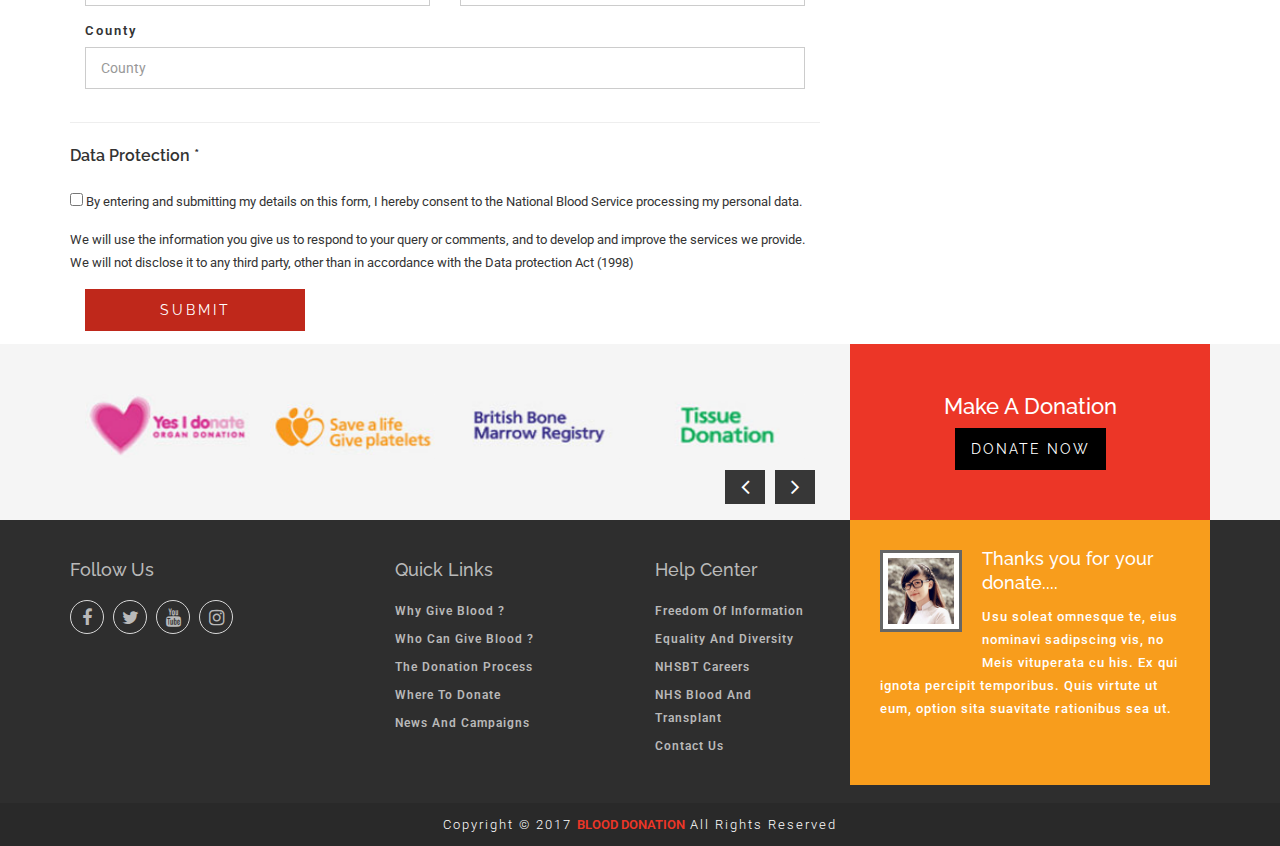
<file: contact.html>
<!doctype html>
<html>
<head>
	<meta charset="UTF-8" />
	<meta http-equiv="content-type" content="text/html; charset=utf-8" />
	<meta name="viewport" content="width=device-width, initial-scale=1.0">

	<title> Blood Donation </title>

	<!-- Bootstrap -->
	<link rel="stylesheet" type="text/css" href="css/bootstrap.min.css">

	<!-- Font Awsome -->
	<link rel="stylesheet" type="text/css" href="css/font-awesome.min.css">

	<!-- Flaticon -->
	<link rel="stylesheet" href="fonts/flaticon/flaticon.css">

	<!-- Owl Carousel -->
    <link rel="stylesheet" type="text/css" href="css/owl.carousel.min.css">
    <link rel="stylesheet" type="text/css" href="css/owl.theme.default.min.css">

    <!-- Google Fonts -->
	<link href="https://fonts.googleapis.com/css?family=Raleway:100,200,300,400,500,600,700,800,900" rel="stylesheet">
	<link href="https://fonts.googleapis.com/css?family=Roboto:300,400,500,700,900" rel="stylesheet">

	<!-- Custom -->
	<link rel="stylesheet" type="text/css" href="css/style.css">
	<link rel="stylesheet" type="text/css" href="css/responsive.css">
</head>
<body>
	<div class="btn_div">
		<a href="javascript:void(0)" class="btn_tog">
			<i class="fa fa-angle-left"></i>
		</a>
		<input class="f_size decr" type="button" value="A-" />
		<input class="f_size incr" type="button" value="A+" />
	</div>
	<!-- Top Bar -->
	<section class="top_bar">
		<div class="container">
			<div class="row">
				<div class="col-sm-6 grid grid_left">
					<a href="#" class="chng">
						<img src="images/nhs.png" alt="">
						<span class="chng">NHS Blood and Transplant</span>
					</a>
				</div>
				<div class="col-sm-6 grid grid_right">
					<a href="tel:03001232323" class="chng">
						<span class="chng"><i class="fa fa-phone"></i> You can call us on</span>
						0300 123 23 23
					</a>
					<a href="register.html" class="btn btn_sign chng">
						<i class="fa fa-paper-plane"></i>
						sign up
					</a>
				</div>
			</div>
		</div>
	</section>
	<!-- Menu -->
	<section class="menu">
		<nav class="navbar">
			<div class="container">
				<div class="navbar-header">
					<button aria-controls="navbar" aria-expanded="false" class="navbar-toggle collapsed" data-target="#navbar" data-toggle="collapse" type="button">
						<span class="sr-only">Toggle navigation</span> 
						<span class="icon-bar"></span> 
						<span class="icon-bar"></span> 
						<span class="icon-bar"></span>
					</button> 
					<a class="logo" href="index.html">
						<img src="images/logo.png" alt="">
					</a>
				</div>
				<div class="navbar-collapse collapse" id="navbar">
					<ul class="nav navbar-nav navbar-right chng">
						<li class="dropdown">
							<a class="dropdown-toggle" data-toggle="dropdown" href="#">Why give blood <i class="fa fa-angle-down"></i></a>
							<ul class="dropdown-menu">
								<li>
									<a href="the-need-for-blood.html" class="chng">The need for blood</a>
								</li>
								<li>
									<a href="how-blood-is-used.html" class="chng">How blood is used</a>
								</li>
								<li>
									<a href="who-you-could-help.html" class="chng">Who you could help</a>
								</li>
							</ul>
						</li>
						<li class="dropdown">
							<a class="dropdown-toggle" data-toggle="dropdown" href="#">Who can give blood <i class="fa fa-angle-down"></i></a>
							<ul class="dropdown-menu">
								<li>
									<a class="chng" href="can-i-give-blood.html">Can I give blood?</a>
								</li>
								<li>
									<a class="chng" href="health-eligibility.html">Health and Eligibility</a>
								</li>
								<li>
									<a class="chng" href="static.html">Travel considerations</a>
								</li>
								<li>
									<a class="chng" href="static.html">Occupation considerations</a>
								</li>
								<li>
									<a class="chng" href="static.html">Men who have sex with men</a>
								</li>
								<li>
									<a class="chng" href="static.html">Donors and disability</a>
								</li>
							</ul>
						</li>
						<li class="dropdown">
							<a class="dropdown-toggle" data-toggle="dropdown" href="#">The donation process <i class="fa fa-angle-down"></i></a>
							<ul class="dropdown-menu">
								<li>
									<a class="chng" href="static.html">Registering online</a>
								</li>
								<li>
									<a class="chng" href="static.html">Preparing to give blood</a>
								</li>
								<li>
									<a class="chng" href="static.html">What happens on the day</a>
								</li>
								<li>
									<a class="chng" href="static.html">After your donation</a>
								</li>
								<li>
									<a class="chng" href="static.html">About our donation venues</a>
								</li>
								<li>
									<a class="chng" href="static.html">Further information</a>
								</li>
								<li>
									<a class="chng" href="static.html">Recognising donors</a>
								</li>
							</ul>
						</li>
						<li>
							<a href="where-to-donate.html">Where to donate</a>
						</li>
						<li class="dropdown">
							<a class="dropdown-toggle" data-toggle="dropdown" href="#">News and campaigns <i class="fa fa-angle-down"></i></a>
							<ul class="dropdown-menu">
								<li>
									<a class="chng" href="news-and-campaigns.html">News and statements</a>
								</li>
								<li>
									<a class="chng" href="news-and-campaigns.html">Campaigns</a>
								</li>
								<li>
									<a class="chng" href="static.html">The Donor magazine</a>
								</li>
							</ul>
						</li>
					</ul>
				</div>
			</div>
		</nav>
	</section>
	<!-- Full Banner -->
	<section class="inner_banner" style="background-image:url(images/slider1.jpg);">
		<div class="container">
			<div class="row">
				<div class="col-sm-12">
					<div class="content">
						<h2 class="inner_heading chng">contact us</h2>
					</div>
				</div>
			</div>
		</div>
	</section>
	<!-- Body -->
	<section class="body_content">
		<div class="container">
			<div class="row">
				<div class="col-sm-8">
					<ul class="breadc chng">
						<li>
							<a href="index.html">home</a>
						</li>
						<li class="active">
							<a href="contact.html">contact us for more information</a>
						</li>
					</ul>
					<div class="content chng contact">
						<p>Whether you have a question or comment that is not related to any medical query please enter your details here and we will be happy to help.</p>
						<p>Please provide us with as much information as you would like to give, as this will help us identify your record or answer your query.</p>
						<p>Required fields are marked with an asterisk (* ).</p>
						<hr>
						<h3 class="title chng">Your message</h3>
						<p class="labl">Your message is a....* (Please select one)</p>
						<label class="radio-inline"><input type="radio" name="optradio">Comment</label>
						<label class="radio-inline"><input type="radio" name="optradio">Question</label>
						<label class="radio-inline"><input type="radio" name="optradio">Feedback/Suggestion</label>
						<div class="col-sm-12 cus_col">
							<textarea placeholder="Your Message" rows="10" class="form-control chng"></textarea>
						</div>
						<div class="clearfix"></div>
						<p class="labl">Would you like us to respond to your message*</p>
						<label class="radio-inline"><input type="radio" name="optradio1">Yes</label>
						<label class="radio-inline"><input type="radio" name="optradio1">No</label>
						<hr>
						<h3 class="title chng">About You</h3>
						<div class="col-sm-4 cus_col">
							<label for="">Title</label>
							<select name="" class="form-control chng" id="">
								<option value="" disabled="disable" selected="selected">Select Title</option>
								<option value="">Mr.</option>
								<option value="">Mrs.</option>
								<option value="">Ms.</option>
								<option value="">Dr.</option>
							</select>
						</div>
						<div class="col-sm-4 cus_col">
							<label for="">First Name</label>
							<input type="text" placeholder="First Name" class="form-control chng">
						</div>
						<div class="col-sm-4 cus_col">
							<label for="">Last Name</label>
							<input type="text" placeholder="Last Name" class="form-control chng">
						</div>
						<div class="col-sm-6 cus_col">
							<label for="">Date Of Birth</label>
							<input type="date" class="form-control chng">
						</div>
						<div class="col-sm-6 cus_col">
							<label for="">Donor ID</label>
							<input type="text" placeholder="Donor ID" class="form-control chng">
						</div>
						<div class="clearfix"></div>
						<hr>
						<h3 class="title chng">Your contact details</h3>
						<div class="col-sm-6 cus_col">
							<label for="">Daytime telephone number</label>
							<input type="text" placeholder="Daytime telephone number" class="form-control chng">
						</div>
						<div class="col-sm-6 cus_col">
							<label for="">Evening telephone number</label>
							<input type="text" placeholder="Evening telephone number" class="form-control chng">
						</div>
						<div class="col-sm-6 cus_col">
							<label for="">Email Address</label>
							<input type="text" placeholder="example@gmail.com" class="form-control chng">
						</div>
						<div class="col-sm-6 cus_col">
							<label for="">House No.</label>
							<input type="text" placeholder="House No." class="form-control chng">
						</div>
						<div class="col-sm-12 cus_col">
							<label for="">Address</label>
							<input type="text" placeholder="Address" class="form-control chng">
						</div>
						<div class="col-sm-6 cus_col">
							<label for="">Town / City</label>
							<input type="text" placeholder="Town / City" class="form-control chng">
						</div>
						<div class="col-sm-6 cus_col">
							<label for="">Postcode</label>
							<input type="text" placeholder="Postcode" class="form-control chng">
						</div>
						<div class="col-sm-12 cus_col">
							<label for="">County</label>
							<input type="text" placeholder="County" class="form-control chng">
						</div>
						<div class="clearfix"></div>
						<hr>
						<h3 class="title chng">Data protection *</h3>
						<p>
							<input type="checkbox">
							By entering and submitting my details on this form, I hereby consent to the National Blood Service processing my personal data.
						</p>
						<p>We will use the information you give us to respond to your query or comments, and to
develop and improve the services we provide. We will not disclose it to any third party, other than in accordance with the Data protection Act (1998)</p>
						<div class="col-sm-4 cus_col">
							<input type="submit" value="Submit" class="btn btn_regis chng">
						</div>
					</div>
				</div>
				<div class="col-sm-4 service">
					<div class="donate-form">
						<form class="main_form">
							<div class="form-group">
								<label class="chng">Locate Us:</label>
								 <input type="text" class="form-control chng" placeholder="Enter Your Pincode...">
							</div>
							<div class="form-group">
								<input type="submit" value="Locate" class="btn btn_locate chng">
							</div>
						</form>
					</div>
					<div class="contain">
						<div class="col-sm-12 service-box">
							<i class="flaticon-team chng"></i>
							<h5 class="chng">Who can give blood?</h5>
							<p class="chng">Adipisci repudiare est ea, sed legimus appetere ut. No ubique maiorum gloriatur est, stet illum ne nam.</p>
						</div>
						<div class="col-sm-12 service-box">
							<i class="flaticon-donation chng"></i>
							<h5 class="chng">Become a blood donor</h5>
							<p class="chng">Adipisci repudiare est ea, sed legimus appetere ut. No ubique maiorum gloriatur est, stet illum ne nam.</p>
						</div>
						<div class="col-sm-12 service-box">
							<i class="flaticon-add-user chng"></i>
							<h5 class="chng">Already a donor?</h5>
							<p class="chng">Adipisci repudiare est ea, sed legimus appetere ut. No ubique maiorum gloriatur est, stet illum ne nam.</p>
						</div>
						<div class="col-sm-12 service-box">
							<i class="flaticon-blood-donation chng"></i>
							<h5 class="chng">The donation process</h5>
							<p class="chng">Adipisci repudiare est ea, sed legimus appetere ut. No ubique maiorum gloriatur est, stet illum ne nam.</p>
						</div>
					</div>
				</div>
			</div>
		</div>
	</section>
	
	<!-- Save Live -->
	<section class="save_live">
		<div class="container">
			<div class="row">
				<div class="col-sm-8 grid_left">
					<div class="owl-carousel owl-theme" id="save_slider">
						<div class="item">
							<img src="images/save1.jpg" alt="">
						</div>
						<div class="item">
							<img src="images/save2.jpg" alt="">
						</div>
						<div class="item">
							<img src="images/save3.jpg" alt="">
						</div>
						<div class="item">
							<img src="images/save4.jpg" alt="">
						</div>
						<div class="item">
							<img src="images/save5.jpg" alt="">
						</div>
						<div class="item">
							<img src="images/save6.jpg" alt="">
						</div>
					</div>
				</div>
				<div class="col-sm-4 grid_right">
					<div class="grid">
						<h5 class="chng">Make a donation</h5>
						<a href="#" class="btn btn_donate chng">donate now</a>
					</div>
				</div>
			</div>
		</div>
	</section>
	<!-- Footer -->
	<section class="footer">
		<div class="container">
			<div class="row">
				<div class="col-sm-8 grid_left">
					<div class="row">
						<div class="col-sm-5 grid">
							<h5 class="chng">follow us</h5>
							<ul class="social chng">
								<li>
									<a href="#">
										<i class="fa fa-facebook-f"></i>
									</a>
								</li>
								<li>
									<a href="#">
										<i class="fa fa-twitter"></i>
									</a>
								</li>
								<li>
									<a href="#">
										<i class="fa fa-youtube"></i>
									</a>
								</li>
								<li>
									<a href="#">
										<i class="fa fa-instagram"></i>
									</a>
								</li>
							</ul>
						</div>
						<div class="col-sm-4 grid">
							<h5 class="chng">quick links</h5>
							<ul class="links chng">
								<li>
									<a href="why-give-blood.html">Why give blood ?</a>
								</li>
								<li>
									<a href="static.html">Who can give blood ?</a>
								</li>
								<li>
									<a href="static.html">The donation process</a>
								</li>
								<li>
									<a href="where-to-donate.html">Where to donate</a>
								</li>
								<li>
									<a href="news-and-campaigns.html">News and campaigns </a>
								</li>
							</ul>
						</div>
						<div class="col-sm-3 grid">
							<h5 class="chng">Help Center</h5>
							<ul class="links chng">
								<li>
									<a href="static.html">Freedom of Information</a>
								</li>
								<li>
									<a href="static.html">Equality and Diversity</a>
								</li>
								<li>
									<a href="static.html">NHSBT Careers</a>
								</li>
								<li>
									<a href="static.html">NHS Blood and Transplant</a>
								</li>
								<li>
									<a href="contact.html">contact us</a>
								</li>
							</ul>
						</div>
					</div>
				</div>
				<div class="col-sm-4 grid_right">
					<div class="grid">
						<img src="images/f_img.jpg" alt="">
						<h5 class="chng">Thanks you for your donate....</h5>
						<p class="chng">Usu soleat omnesque te, eius nominavi sadipscing vis, no Meis vituperata cu his. Ex qui ignota percipit temporibus. Quis virtute ut eum, option sita suavitate rationibus sea ut.</p>
					</div>
				</div>
			</div>
		</div>
	</section>
	<!-- Copyright -->
	<section class="copyright">
		<div class="container">
			<div class="row">
				<div class="col-sm-12">
					<p class="chng">Copyright © 2017 <a href="#">Blood donation</a> All rights reserved</p>
				</div>
			</div>
		</div>
	</section>
	
	<!-- Jquery Min -->
	<script src="js/jquery.min.js"></script>

	<!-- Bootstrap -->
	<script src="js/bootstrap.min.js"></script>

	<!-- Map -->
    <script type="text/javascript" src="https://maps.google.com/maps/api/js"></script>
    <script src="js/jquery.tekmap.js"></script>

	<!-- Owl Carousel -->
    <script src="js/owl.carousel.min.js"></script>

    <!-- Custom -->
	<script src="js/custom.js"></script>
</body>
</html>
</file>
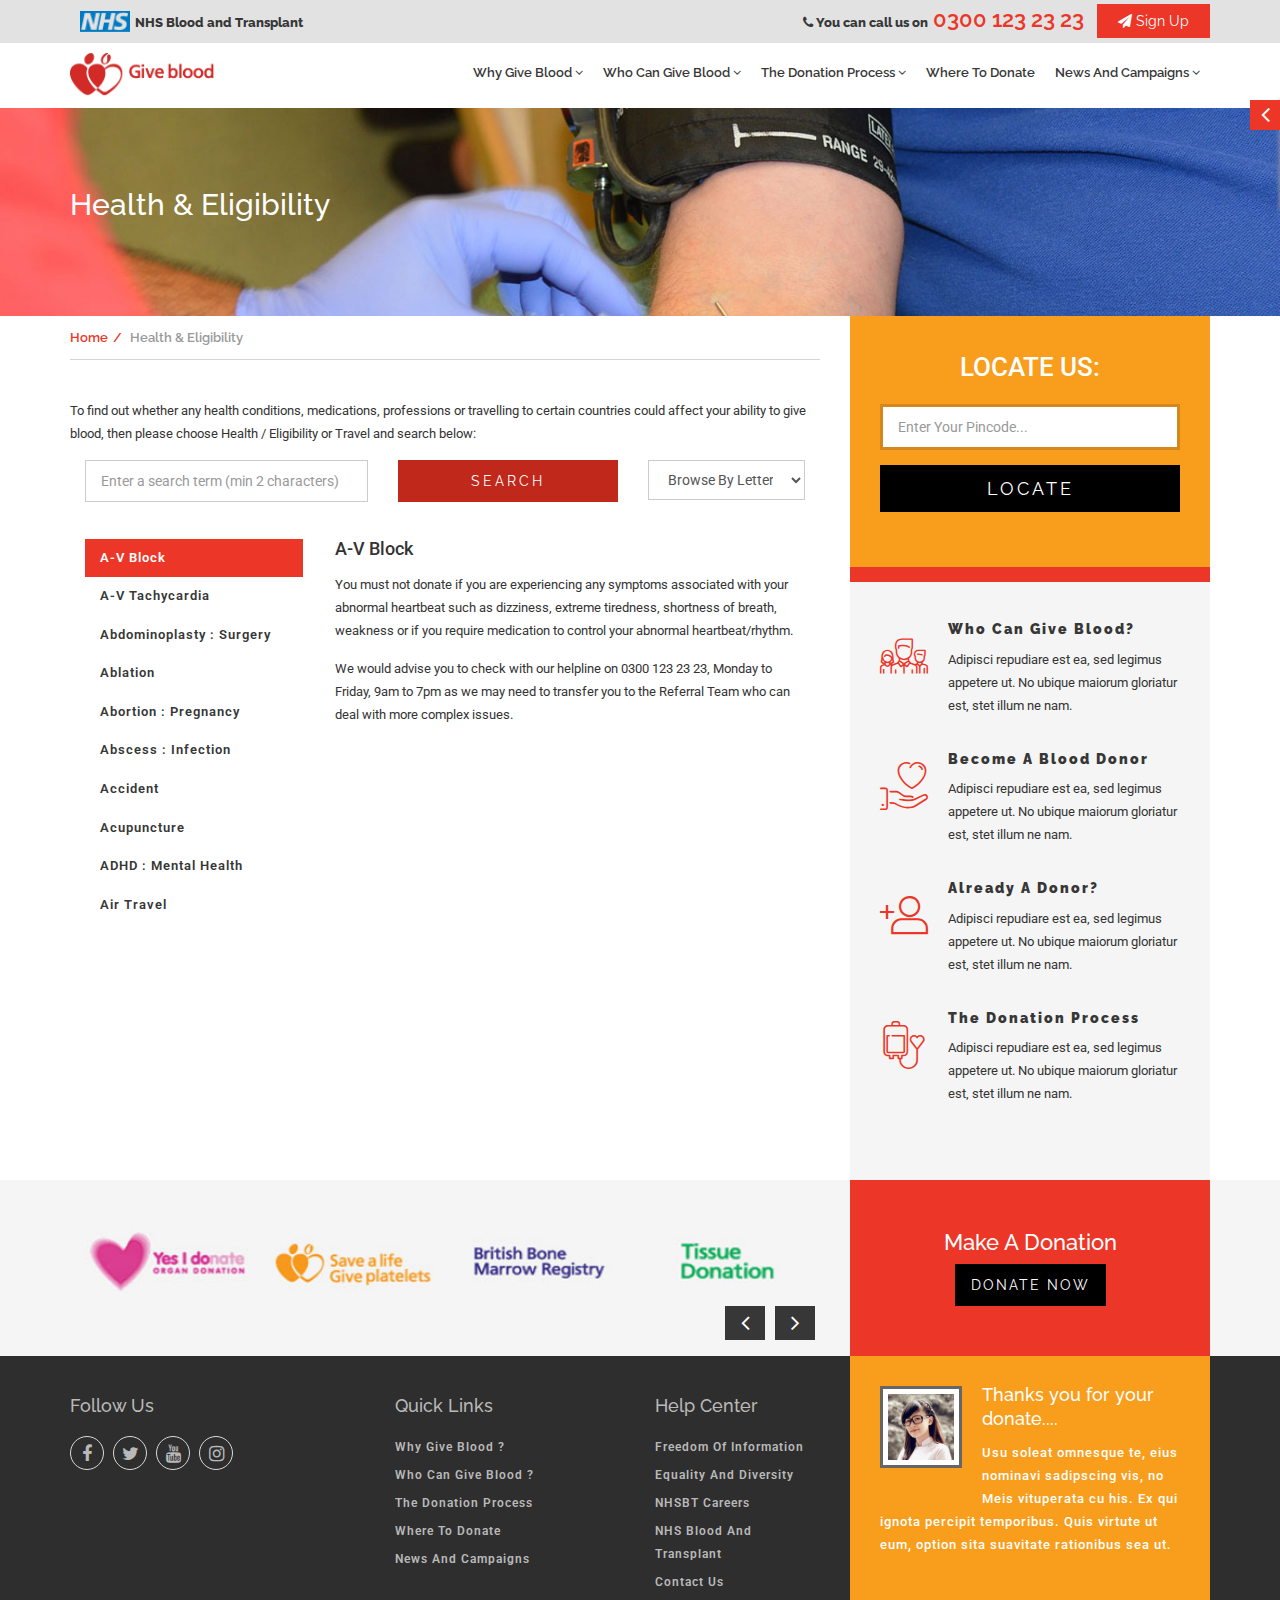
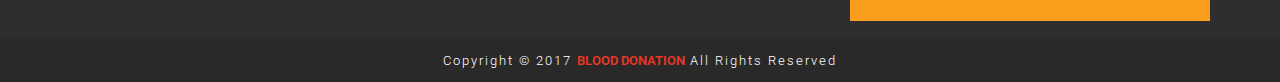
<file: health-eligibility.html>
<!doctype html>
<html>
<head>
	<meta charset="UTF-8" />
	<meta http-equiv="content-type" content="text/html; charset=utf-8" />
	<meta name="viewport" content="width=device-width, initial-scale=1.0">

	<title> Blood Donation </title>

	<!-- Bootstrap -->
	<link rel="stylesheet" type="text/css" href="css/bootstrap.min.css">

	<!-- Font Awsome -->
	<link rel="stylesheet" type="text/css" href="css/font-awesome.min.css">

	<!-- Flaticon -->
	<link rel="stylesheet" href="fonts/flaticon/flaticon.css">

	<!-- Owl Carousel -->
    <link rel="stylesheet" type="text/css" href="css/owl.carousel.min.css">
    <link rel="stylesheet" type="text/css" href="css/owl.theme.default.min.css">

    <!-- Google Fonts -->
	<link href="https://fonts.googleapis.com/css?family=Raleway:100,200,300,400,500,600,700,800,900" rel="stylesheet">
	<link href="https://fonts.googleapis.com/css?family=Roboto:300,400,500,700,900" rel="stylesheet">

	<!-- Custom -->
	<link rel="stylesheet" type="text/css" href="css/style.css">
	<link rel="stylesheet" type="text/css" href="css/responsive.css">
</head>
<body>
	<div class="btn_div">
		<a href="javascript:void(0)" class="btn_tog">
			<i class="fa fa-angle-left"></i>
		</a>
		<input class="f_size decr" type="button" value="A-" />
		<input class="f_size incr" type="button" value="A+" />
	</div>
	<!-- Top Bar -->
	<section class="top_bar">
		<div class="container">
			<div class="row">
				<div class="col-sm-6 grid grid_left">
					<a href="#" class="chng">
						<img src="images/nhs.png" alt="">
						<span class="chng">NHS Blood and Transplant</span>
					</a>
				</div>
				<div class="col-sm-6 grid grid_right">
					<a href="tel:03001232323" class="chng">
						<span class="chng"><i class="fa fa-phone"></i> You can call us on</span>
						0300 123 23 23
					</a>
					<a href="register.html" class="btn btn_sign chng">
						<i class="fa fa-paper-plane"></i>
						sign up
					</a>
				</div>
			</div>
		</div>
	</section>
	<!-- Menu -->
	<section class="menu">
		<nav class="navbar">
			<div class="container">
				<div class="navbar-header">
					<button aria-controls="navbar" aria-expanded="false" class="navbar-toggle collapsed" data-target="#navbar" data-toggle="collapse" type="button">
						<span class="sr-only">Toggle navigation</span> 
						<span class="icon-bar"></span> 
						<span class="icon-bar"></span> 
						<span class="icon-bar"></span>
					</button> 
					<a class="logo" href="index.html">
						<img src="images/logo.png" alt="">
					</a>
				</div>
				<div class="navbar-collapse collapse" id="navbar">
					<ul class="nav navbar-nav navbar-right chng">
						<li class="dropdown">
							<a class="dropdown-toggle" data-toggle="dropdown" href="#">Why give blood <i class="fa fa-angle-down"></i></a>
							<ul class="dropdown-menu">
								<li>
									<a href="the-need-for-blood.html" class="chng">The need for blood</a>
								</li>
								<li>
									<a href="how-blood-is-used.html" class="chng">How blood is used</a>
								</li>
								<li>
									<a href="who-you-could-help.html" class="chng">Who you could help</a>
								</li>
							</ul>
						</li>
						<li class="dropdown">
							<a class="dropdown-toggle" data-toggle="dropdown" href="#">Who can give blood <i class="fa fa-angle-down"></i></a>
							<ul class="dropdown-menu">
								<li>
									<a class="chng" href="can-i-give-blood.html">Can I give blood?</a>
								</li>
								<li class="active">
									<a class="chng" href="health-eligibility.html">Health and Eligibility</a>
								</li>
								<li>
									<a class="chng" href="static.html">Travel considerations</a>
								</li>
								<li>
									<a class="chng" href="static.html">Occupation considerations</a>
								</li>
								<li>
									<a class="chng" href="static.html">Men who have sex with men</a>
								</li>
								<li>
									<a class="chng" href="static.html">Donors and disability</a>
								</li>
							</ul>
						</li>
						<li class="dropdown">
							<a class="dropdown-toggle" data-toggle="dropdown" href="#">The donation process <i class="fa fa-angle-down"></i></a>
							<ul class="dropdown-menu">
								<li>
									<a class="chng" href="static.html">Registering online</a>
								</li>
								<li>
									<a class="chng" href="static.html">Preparing to give blood</a>
								</li>
								<li>
									<a class="chng" href="static.html">What happens on the day</a>
								</li>
								<li>
									<a class="chng" href="static.html">After your donation</a>
								</li>
								<li>
									<a class="chng" href="static.html">About our donation venues</a>
								</li>
								<li>
									<a class="chng" href="static.html">Further information</a>
								</li>
								<li>
									<a class="chng" href="static.html">Recognising donors</a>
								</li>
							</ul>
						</li>
						<li>
							<a href="where-to-donate.html">Where to donate</a>
						</li>
						<li class="dropdown">
							<a class="dropdown-toggle" data-toggle="dropdown" href="#">News and campaigns <i class="fa fa-angle-down"></i></a>
							<ul class="dropdown-menu">
								<li>
									<a class="chng" href="news-and-campaigns.html">News and statements</a>
								</li>
								<li>
									<a class="chng" href="news-and-campaigns.html">Campaigns</a>
								</li>
								<li>
									<a class="chng" href="static.html">The Donor magazine</a>
								</li>
							</ul>
						</li>
					</ul>
				</div>
			</div>
		</nav>
	</section>
	<!-- Full Banner -->
	<section class="inner_banner" style="background-image:url(images/slider1.jpg);">
		<div class="container">
			<div class="row">
				<div class="col-sm-12">
					<div class="content">
						<h2 class="inner_heading chng">Health & Eligibility</h2>
					</div>
				</div>
			</div>
		</div>
	</section>
	<!-- Body -->
	<section class="body_content">
		<div class="container">
			<div class="row">
				<div class="col-sm-8">
					<ul class="breadc chng">
						<li>
							<a href="index.html">home</a>
						</li>
						<li class="active">
							<a href="health-eligibility.html">Health & Eligibility</a>
						</li>
					</ul>
					<div class="content chng">
						<p>To find out whether any health conditions, medications, professions or travelling to certain countries could affect your ability to give blood, then please choose Health / Eligibility or Travel and search below:</p>
						<div class="col-sm-5 cus_col">
							<input type="text" class="form-control chng" placeholder="Enter a search term (min 2 characters)">
						</div>
						<div class="col-sm-4 cus_col">
							<input type="submit" value="Search" class="btn btn_regis chng">
						</div>
						<div class="col-sm-3 cus_col">
							<select class="form-control chng">
								<option value="" disabled="disable" selected="selected">Browse By Letter</option>
								<option value="">A</option>
								<option value="">B</option>
								<option value="">C</option>
								<option value="">D</option>
								<option value="">E</option>
								<option value="">F</option>
								<option value="">G</option>
								<option value="">H</option>
								<option value="">I</option>
							</select>
						</div>
						<div class="tab_lis">
							<div class="col-xs-4 col-sm-4 cus_col">
								<ul class="nav nav-tabs">
									<li class="active">
										<a data-toggle="tab" href="#tba1">A-V Block</a>
									</li>
									<li>
										<a data-toggle="tab" href="#tba2">A-V Tachycardia</a>
									</li>
									<li>
										<a data-toggle="tab" href="#tba3">Abdominoplasty : Surgery</a>
									</li>
									<li>
										<a data-toggle="tab" href="#tba4">Ablation</a>
									</li>
									<li>
										<a data-toggle="tab" href="#tba5">Abortion : Pregnancy</a>
									</li>
									<li>
										<a data-toggle="tab" href="#tba6">Abscess : Infection</a>
									</li>
									<li>
										<a data-toggle="tab" href="#tba7">Accident</a>
									</li>
									<li>
										<a data-toggle="tab" href="#tba8">Acupuncture</a>
									</li>
									<li>
										<a data-toggle="tab" href="#tba9">ADHD : Mental Health</a>
									</li>
									<li>
										<a data-toggle="tab" href="#tba10">Air Travel</a>
									</li>
								</ul>
							</div>
							<div class="col-xs-8 col-sm-8 cus_col">
								<div class="tab-content">
									<div id="tba1" class="tab-pane fade in active">
										<h4 class="chng">A-V Block</h4>
										<p>You must not donate if you are experiencing any symptoms associated with your abnormal heartbeat such as dizziness, extreme tiredness, shortness of breath, weakness or if you require medication to control your abnormal heartbeat/rhythm.</p>
										<p>We would advise you to check with our helpline on 0300 123 23 23, Monday to Friday, 9am to 7pm as we may need to transfer you to the Referral Team who can deal with more complex issues.</p>
									</div>
									<div id="tba2" class="tab-pane fade">
										<h4 class="chng">A-V Tachycardia</h4>
										<p>You must not donate if you are experiencing any symptoms associated with your abnormal heartbeat such as dizziness, extreme tiredness, shortness of breath, weakness or if you require medication to control your abnormal heartbeat/rhythm.</p>
										<p>We would advise you to check with our helpline on 0300 123 23 23, Monday to Friday, 9am to 7pm as we may need to transfer you to the Referral Team who can deal with more complex issues.</p>
									</div>
									<div id="tba3" class="tab-pane fade">
										<h4 class="chng">Abdominoplasty : Surgery</h4>
										<p>If you had any infection you cannot give blood until you have been completely recovered for at least 14 days. *</p>
										<p>All wounds are fully healed.</p>
										<p>Sadly, if the surgery was for cancer you cannot give blood.</p>
										<p>If your surgery or procedure was performed through a natural orifice (i.e. nose,mouth, vagina, anus) you cannot give blood for 4 months from date of procedure.</p>
									</div>
									<div id="tba4" class="tab-pane fade">
										<h4 class="chng">Ablation</h4>
										<p>You must not donate if you are experiencing any symptoms associated with your abnormal heartbeat such as dizziness, extreme tiredness, shortness of breath, weakness or if you require medication to control your abnormal heartbeat/rhythm.</p>
										<p>We would advise you to check with our helpline on 0300 123 23 23, Monday to Friday, 9am to 7pm as we may need to transfer you to the Referral Team who can deal with more complex issues.</p>
									</div>
									<div id="tba5" class="tab-pane fade">
										<h4 class="chng">Abortion : Pregnancy</h4>
										<p>You must not donate if you are experiencing any symptoms associated with your abnormal heartbeat such as dizziness, extreme tiredness, shortness of breath, weakness or if you require medication to control your abnormal heartbeat/rhythm.</p>
										<p>We would advise you to check with our helpline on 0300 123 23 23, Monday to Friday, 9am to 7pm as we may need to transfer you to the Referral Team who can deal with more complex issues.</p>
									</div>
									<div id="tba6" class="tab-pane fade">
										<h4 class="chng">Abscess : Infection</h4>
										<p>You must not donate if you are experiencing any symptoms associated with your abnormal heartbeat such as dizziness, extreme tiredness, shortness of breath, weakness or if you require medication to control your abnormal heartbeat/rhythm.</p>
										<p>We would advise you to check with our helpline on 0300 123 23 23, Monday to Friday, 9am to 7pm as we may need to transfer you to the Referral Team who can deal with more complex issues.</p>
									</div>
									<div id="tba7" class="tab-pane fade">
										<h4 class="chng">Accident</h4>
										<p>You must not donate if you are experiencing any symptoms associated with your abnormal heartbeat such as dizziness, extreme tiredness, shortness of breath, weakness or if you require medication to control your abnormal heartbeat/rhythm.</p>
										<p>We would advise you to check with our helpline on 0300 123 23 23, Monday to Friday, 9am to 7pm as we may need to transfer you to the Referral Team who can deal with more complex issues.</p>
									</div>
									<div id="tba8" class="tab-pane fade">
										<h4 class="chng">Acupuncture</h4>
										<p>You must not donate if you are experiencing any symptoms associated with your abnormal heartbeat such as dizziness, extreme tiredness, shortness of breath, weakness or if you require medication to control your abnormal heartbeat/rhythm.</p>
										<p>We would advise you to check with our helpline on 0300 123 23 23, Monday to Friday, 9am to 7pm as we may need to transfer you to the Referral Team who can deal with more complex issues.</p>
									</div>
									<div id="tba9" class="tab-pane fade">
										<h4 class="chng">ADHD : Mental Health</h4>
										<p>You must not donate if you are experiencing any symptoms associated with your abnormal heartbeat such as dizziness, extreme tiredness, shortness of breath, weakness or if you require medication to control your abnormal heartbeat/rhythm.</p>
										<p>We would advise you to check with our helpline on 0300 123 23 23, Monday to Friday, 9am to 7pm as we may need to transfer you to the Referral Team who can deal with more complex issues.</p>
									</div>
									<div id="tba10" class="tab-pane fade">
										<h4 class="chng">Air Travel</h4>
										<p>You must not donate if you are experiencing any symptoms associated with your abnormal heartbeat such as dizziness, extreme tiredness, shortness of breath, weakness or if you require medication to control your abnormal heartbeat/rhythm.</p>
										<p>We would advise you to check with our helpline on 0300 123 23 23, Monday to Friday, 9am to 7pm as we may need to transfer you to the Referral Team who can deal with more complex issues.</p>
									</div>
								</div>
							</div>
						</div>
						<div class="clearfix"></div>
					</div>
				</div>
				<div class="col-sm-4 service">
					<div class="donate-form">
						<form class="main_form">
							<div class="form-group">
								<label class="chng">Locate Us:</label>
								 <input type="text" class="form-control chng" placeholder="Enter Your Pincode...">
							</div>
							<div class="form-group">
								<input type="submit" value="Locate" class="btn btn_locate chng">
							</div>
						</form>
					</div>
					<div class="contain">
						<div class="col-sm-12 service-box">
							<i class="flaticon-team chng"></i>
							<h5 class="chng">Who can give blood?</h5>
							<p class="chng">Adipisci repudiare est ea, sed legimus appetere ut. No ubique maiorum gloriatur est, stet illum ne nam.</p>
						</div>
						<div class="col-sm-12 service-box">
							<i class="flaticon-donation chng"></i>
							<h5 class="chng">Become a blood donor</h5>
							<p class="chng">Adipisci repudiare est ea, sed legimus appetere ut. No ubique maiorum gloriatur est, stet illum ne nam.</p>
						</div>
						<div class="col-sm-12 service-box">
							<i class="flaticon-add-user chng"></i>
							<h5 class="chng">Already a donor?</h5>
							<p class="chng">Adipisci repudiare est ea, sed legimus appetere ut. No ubique maiorum gloriatur est, stet illum ne nam.</p>
						</div>
						<div class="col-sm-12 service-box">
							<i class="flaticon-blood-donation chng"></i>
							<h5 class="chng">The donation process</h5>
							<p class="chng">Adipisci repudiare est ea, sed legimus appetere ut. No ubique maiorum gloriatur est, stet illum ne nam.</p>
						</div>
					</div>
				</div>
			</div>
		</div>
	</section>
	
	<!-- Save Live -->
	<section class="save_live">
		<div class="container">
			<div class="row">
				<div class="col-sm-8 grid_left">
					<div class="owl-carousel owl-theme" id="save_slider">
						<div class="item">
							<img src="images/save1.jpg" alt="">
						</div>
						<div class="item">
							<img src="images/save2.jpg" alt="">
						</div>
						<div class="item">
							<img src="images/save3.jpg" alt="">
						</div>
						<div class="item">
							<img src="images/save4.jpg" alt="">
						</div>
						<div class="item">
							<img src="images/save5.jpg" alt="">
						</div>
						<div class="item">
							<img src="images/save6.jpg" alt="">
						</div>
					</div>
				</div>
				<div class="col-sm-4 grid_right">
					<div class="grid">
						<h5 class="chng">Make a donation</h5>
						<a href="#" class="btn btn_donate chng">donate now</a>
					</div>
				</div>
			</div>
		</div>
	</section>
	<!-- Footer -->
	<section class="footer">
		<div class="container">
			<div class="row">
				<div class="col-sm-8 grid_left">
					<div class="row">
						<div class="col-sm-5 grid">
							<h5 class="chng">follow us</h5>
							<ul class="social chng">
								<li>
									<a href="#">
										<i class="fa fa-facebook-f"></i>
									</a>
								</li>
								<li>
									<a href="#">
										<i class="fa fa-twitter"></i>
									</a>
								</li>
								<li>
									<a href="#">
										<i class="fa fa-youtube"></i>
									</a>
								</li>
								<li>
									<a href="#">
										<i class="fa fa-instagram"></i>
									</a>
								</li>
							</ul>
						</div>
						<div class="col-sm-4 grid">
							<h5 class="chng">quick links</h5>
							<ul class="links chng">
								<li>
									<a href="why-give-blood.html">Why give blood ?</a>
								</li>
								<li>
									<a href="static.html">Who can give blood ?</a>
								</li>
								<li>
									<a href="static.html">The donation process</a>
								</li>
								<li>
									<a href="where-to-donate.html">Where to donate</a>
								</li>
								<li>
									<a href="news-and-campaigns.html">News and campaigns </a>
								</li>
							</ul>
						</div>
						<div class="col-sm-3 grid">
							<h5 class="chng">Help Center</h5>
							<ul class="links chng">
								<li>
									<a href="static.html">Freedom of Information</a>
								</li>
								<li>
									<a href="static.html">Equality and Diversity</a>
								</li>
								<li>
									<a href="static.html">NHSBT Careers</a>
								</li>
								<li>
									<a href="static.html">NHS Blood and Transplant</a>
								</li>
								<li>
									<a href="contact.html">contact us</a>
								</li>
							</ul>
						</div>
					</div>
				</div>
				<div class="col-sm-4 grid_right">
					<div class="grid">
						<img src="images/f_img.jpg" alt="">
						<h5 class="chng">Thanks you for your donate....</h5>
						<p class="chng">Usu soleat omnesque te, eius nominavi sadipscing vis, no Meis vituperata cu his. Ex qui ignota percipit temporibus. Quis virtute ut eum, option sita suavitate rationibus sea ut.</p>
					</div>
				</div>
			</div>
		</div>
	</section>
	<!-- Copyright -->
	<section class="copyright">
		<div class="container">
			<div class="row">
				<div class="col-sm-12">
					<p class="chng">Copyright © 2017 <a href="#">Blood donation</a> All rights reserved</p>
				</div>
			</div>
		</div>
	</section>
	
	<!-- Jquery Min -->
	<script src="js/jquery.min.js"></script>

	<!-- Bootstrap -->
	<script src="js/bootstrap.min.js"></script>

	<!-- Map -->
    <script type="text/javascript" src="https://maps.google.com/maps/api/js"></script>
    <script src="js/jquery.tekmap.js"></script>

	<!-- Owl Carousel -->
    <script src="js/owl.carousel.min.js"></script>

    <!-- Custom -->
	<script src="js/custom.js"></script>
</body>
</html>
</file>
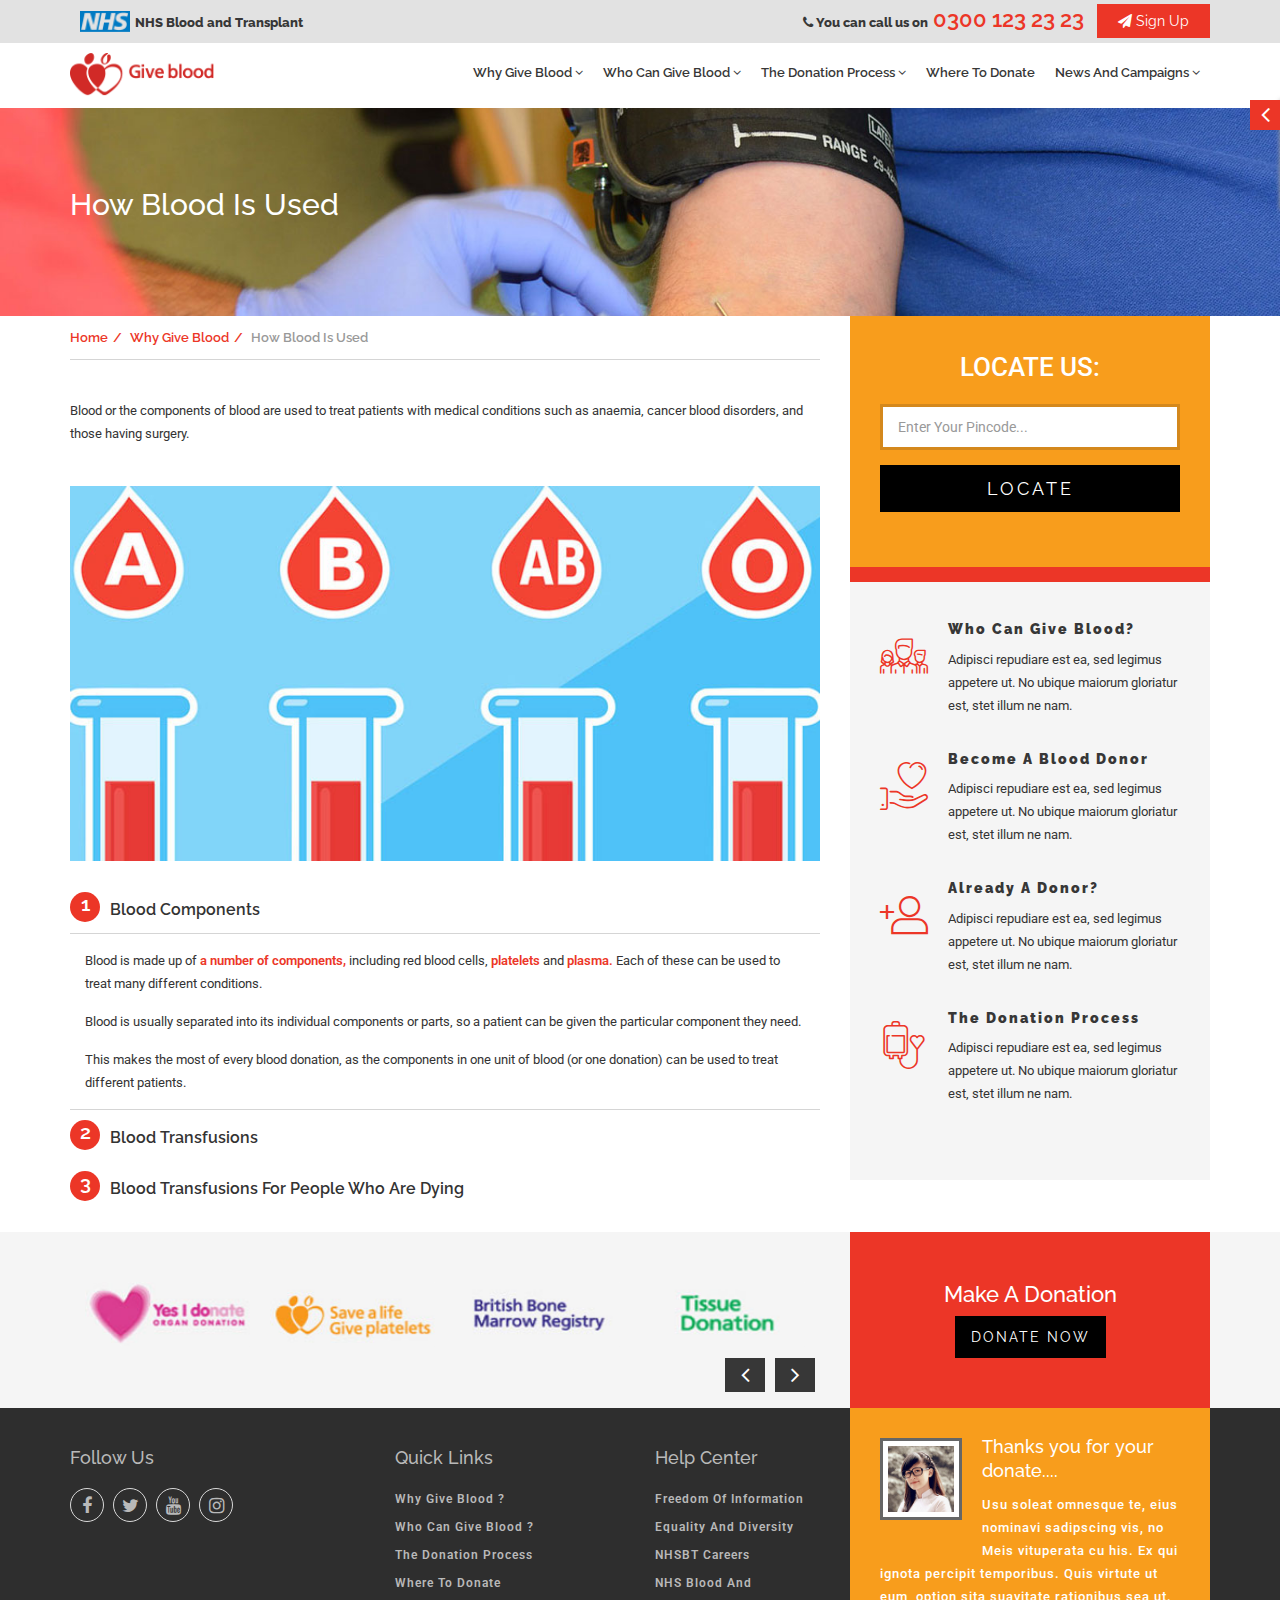
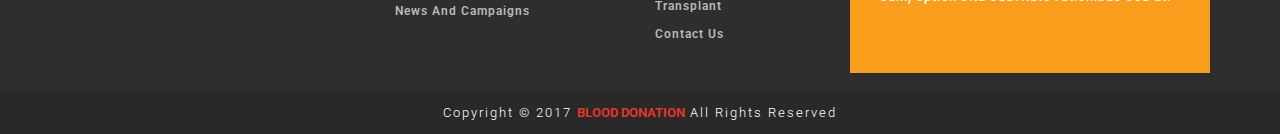
<file: how-blood-is-used.html>
<!doctype html>
<html>
<head>
	<meta charset="UTF-8" />
	<meta http-equiv="content-type" content="text/html; charset=utf-8" />
	<meta name="viewport" content="width=device-width, initial-scale=1.0">

	<title> Blood Donation </title>

	<!-- Bootstrap -->
	<link rel="stylesheet" type="text/css" href="css/bootstrap.min.css">

	<!-- Font Awsome -->
	<link rel="stylesheet" type="text/css" href="css/font-awesome.min.css">

	<!-- Flaticon -->
	<link rel="stylesheet" href="fonts/flaticon/flaticon.css">

	<!-- Owl Carousel -->
    <link rel="stylesheet" type="text/css" href="css/owl.carousel.min.css">
    <link rel="stylesheet" type="text/css" href="css/owl.theme.default.min.css">

    <!-- Google Fonts -->
	<link href="https://fonts.googleapis.com/css?family=Raleway:100,200,300,400,500,600,700,800,900" rel="stylesheet">
	<link href="https://fonts.googleapis.com/css?family=Roboto:300,400,500,700,900" rel="stylesheet">

	<!-- Custom -->
	<link rel="stylesheet" type="text/css" href="css/style.css">
	<link rel="stylesheet" type="text/css" href="css/responsive.css">
</head>
<body>
	<div class="btn_div">
		<a href="javascript:void(0)" class="btn_tog">
			<i class="fa fa-angle-left"></i>
		</a>
		<input class="f_size decr" type="button" value="A-" />
		<input class="f_size incr" type="button" value="A+" />
	</div>
	<!-- Top Bar -->
	<section class="top_bar">
		<div class="container">
			<div class="row">
				<div class="col-sm-6 grid grid_left">
					<a href="#" class="chng">
						<img src="images/nhs.png" alt="">
						<span class="chng">NHS Blood and Transplant</span>
					</a>
				</div>
				<div class="col-sm-6 grid grid_right">
					<a href="tel:03001232323" class="chng">
						<span class="chng"><i class="fa fa-phone"></i> You can call us on</span>
						0300 123 23 23
					</a>
					<a href="register.html" class="btn btn_sign chng">
						<i class="fa fa-paper-plane"></i>
						sign up
					</a>
				</div>
			</div>
		</div>
	</section>
	<!-- Menu -->
	<section class="menu">
		<nav class="navbar">
			<div class="container">
				<div class="navbar-header">
					<button aria-controls="navbar" aria-expanded="false" class="navbar-toggle collapsed" data-target="#navbar" data-toggle="collapse" type="button">
						<span class="sr-only">Toggle navigation</span> 
						<span class="icon-bar"></span> 
						<span class="icon-bar"></span> 
						<span class="icon-bar"></span>
					</button> 
					<a class="logo" href="index.html">
						<img src="images/logo.png" alt="">
					</a>
				</div>
				<div class="navbar-collapse collapse" id="navbar">
					<ul class="nav navbar-nav navbar-right chng">
						<li class="dropdown">
							<a class="dropdown-toggle" data-toggle="dropdown" href="#">Why give blood <i class="fa fa-angle-down"></i></a>
							<ul class="dropdown-menu">
								<li>
									<a href="the-need-for-blood.html" class="chng">The need for blood</a>
								</li>
								<li class="active">
									<a href="how-blood-is-used.html" class="chng">How blood is used</a>
								</li>
								<li>
									<a href="who-you-could-help.html" class="chng">Who you could help</a>
								</li>
							</ul>
						</li>
						<li class="dropdown">
							<a class="dropdown-toggle" data-toggle="dropdown" href="#">Who can give blood <i class="fa fa-angle-down"></i></a>
							<ul class="dropdown-menu">
								<li>
									<a class="chng" href="can-i-give-blood.html">Can I give blood?</a>
								</li>
								<li>
									<a class="chng" href="health-eligibility.html">Health and Eligibility</a>
								</li>
								<li>
									<a class="chng" href="static.html">Travel considerations</a>
								</li>
								<li>
									<a class="chng" href="static.html">Occupation considerations</a>
								</li>
								<li>
									<a class="chng" href="static.html">Men who have sex with men</a>
								</li>
								<li>
									<a class="chng" href="static.html">Donors and disability</a>
								</li>
							</ul>
						</li>
						<li class="dropdown">
							<a class="dropdown-toggle" data-toggle="dropdown" href="#">The donation process <i class="fa fa-angle-down"></i></a>
							<ul class="dropdown-menu">
								<li>
									<a class="chng" href="static.html">Registering online</a>
								</li>
								<li>
									<a class="chng" href="static.html">Preparing to give blood</a>
								</li>
								<li>
									<a class="chng" href="static.html">What happens on the day</a>
								</li>
								<li>
									<a class="chng" href="static.html">After your donation</a>
								</li>
								<li>
									<a class="chng" href="static.html">About our donation venues</a>
								</li>
								<li>
									<a class="chng" href="static.html">Further information</a>
								</li>
								<li>
									<a class="chng" href="static.html">Recognising donors</a>
								</li>
							</ul>
						</li>
						<li>
							<a href="where-to-donate.html">Where to donate</a>
						</li>
						<li class="dropdown">
							<a class="dropdown-toggle" data-toggle="dropdown" href="#">News and campaigns <i class="fa fa-angle-down"></i></a>
							<ul class="dropdown-menu">
								<li>
									<a class="chng" href="news-and-campaigns.html">News and statements</a>
								</li>
								<li>
									<a class="chng" href="news-and-campaigns.html">Campaigns</a>
								</li>
								<li>
									<a class="chng" href="static.html">The Donor magazine</a>
								</li>
							</ul>
						</li>
					</ul>
				</div>
			</div>
		</nav>
	</section>
	<!-- Full Banner -->
	<section class="inner_banner" style="background-image:url(images/slider1.jpg);">
		<div class="container">
			<div class="row">
				<div class="col-sm-12">
					<div class="content">
						<h2 class="inner_heading chng">How blood is used</h2>
					</div>
				</div>
			</div>
		</div>
	</section>
	<!-- Body -->
	<section class="body_content">
		<div class="container">
			<div class="row">
				<div class="col-sm-8">
					<ul class="breadc chng">
						<li>
							<a href="index.html">home</a>
						</li>
						<li>
							<a href="why-give-blood.html">why give blood</a>
						</li>
						<li class="active">
							<a href="how-blood-is-used.html">How blood is used</a>
						</li>
					</ul>
					<div class="content chng">
						<p>Blood or the components of blood are used to treat patients with medical conditions such as anaemia, cancer blood disorders, and those having surgery.</p>
						<img src="images/inner2.jpg" alt="" style="margin:2em 0;">
						<div class="panel-group" id="accordion">
							<div class="panel panel_c">
								<div class="panel-heading">
									<h4 class="panel-title chng">
										<a data-toggle="collapse" data-parent="#accordion" href="#col1"><span class="chng">1</span>Blood components</a>
									</h4>
								</div>
								<div id="col1" class="panel-collapse collapse in">
									<div class="panel-body">
										<p>Blood is made up of <a href="#">a number of components,</a> including red blood cells, <a href="#">platelets</a> and <a href="#">plasma.</a> Each of these can be used to treat many different conditions.</p>
										<p>Blood is usually separated into its individual components or parts, so a patient can be given the particular component they need.</p>
										<p>This makes the most of every blood donation, as the components in one unit of blood (or one donation) can be used to treat different patients.</p>
									</div>
								</div>
							</div>
							<div class="panel panel_c">
								<div class="panel-heading">
									<h4 class="panel-title chng">
										<a data-toggle="collapse" data-parent="#accordion" href="#col2"><span class="chng">2</span>Blood transfusions</a>
									</h4>
								</div>
								<div id="col2" class="panel-collapse collapse">
									<div class="panel-body">
										<p>Donated blood or components are given to a patient in a blood transfusion. Blood transfusions are given via an intravenous line into a blood vessel.</p>
										<p>How blood was used in 2014, according to hospital usage:</p>
										<ul class="text_list">
											<li>67% was used to treat medical conditions including anaemia, cancer and blood disorders</li>
											<li>27% was used in surgery, including cardiac surgery and emergency surgery</li>
											<li>6% was used to treat blood loss after childbirth</li>
										</ul>
										<p>Usage varies between hospitals depending on their particular specialties.</p>
										<p>NHS Blood and Transplant works closely with hospitals to make sure valuable blood donations are used appropriately.</p>
										<p>The demand for blood from hospitals has fallen due to increased efficiency, but new donors are always needed to make sure there is enough blood to treat those who need it.</p>
									</div>
								</div>
							</div>
							<div class="panel panel_c">
								<div class="panel-heading">
									<h4 class="panel-title chng">
										<a data-toggle="collapse" data-parent="#accordion" href="#col3"><span class="chng">3</span>Blood transfusions for people who are dying</a>
									</h4>
								</div>
								<div id="col3" class="panel-collapse collapse">
									<div class="panel-body">
										<p>Blood can be vital for people with medical conditions or who are having surgery. But blood transfusions can also improve the quality of life for people whose illness has no cure.</p>
										<p>Karen Clarke, a community nurse who gives transfusions to terminally ill people in their own homes, says: 'These vital transfusions give patients a better quality of life and the energy and ability to enjoy this precious, final time with their families'.</p>
									</div>
								</div>
							</div>
						</div>
					</div>
				</div>
				<div class="col-sm-4 service">
					<div class="donate-form">
						<form class="main_form">
							<div class="form-group">
								<label class="chng">Locate Us:</label>
								 <input type="text" class="form-control chng" placeholder="Enter Your Pincode...">
							</div>
							<div class="form-group">
								<input type="submit" value="Locate" class="btn btn_locate chng">
							</div>
						</form>
					</div>
					<div class="contain">
						<div class="col-sm-12 service-box">
							<i class="flaticon-team chng"></i>
							<h5 class="chng">Who can give blood?</h5>
							<p class="chng">Adipisci repudiare est ea, sed legimus appetere ut. No ubique maiorum gloriatur est, stet illum ne nam.</p>
						</div>
						<div class="col-sm-12 service-box">
							<i class="flaticon-donation chng"></i>
							<h5 class="chng">Become a blood donor</h5>
							<p class="chng">Adipisci repudiare est ea, sed legimus appetere ut. No ubique maiorum gloriatur est, stet illum ne nam.</p>
						</div>
						<div class="col-sm-12 service-box">
							<i class="flaticon-add-user chng"></i>
							<h5 class="chng">Already a donor?</h5>
							<p class="chng">Adipisci repudiare est ea, sed legimus appetere ut. No ubique maiorum gloriatur est, stet illum ne nam.</p>
						</div>
						<div class="col-sm-12 service-box">
							<i class="flaticon-blood-donation chng"></i>
							<h5 class="chng">The donation process</h5>
							<p class="chng">Adipisci repudiare est ea, sed legimus appetere ut. No ubique maiorum gloriatur est, stet illum ne nam.</p>
						</div>
					</div>
				</div>
			</div>
		</div>
	</section>
	
	<!-- Save Live -->
	<section class="save_live">
		<div class="container">
			<div class="row">
				<div class="col-sm-8 grid_left">
					<div class="owl-carousel owl-theme" id="save_slider">
						<div class="item">
							<img src="images/save1.jpg" alt="">
						</div>
						<div class="item">
							<img src="images/save2.jpg" alt="">
						</div>
						<div class="item">
							<img src="images/save3.jpg" alt="">
						</div>
						<div class="item">
							<img src="images/save4.jpg" alt="">
						</div>
						<div class="item">
							<img src="images/save5.jpg" alt="">
						</div>
						<div class="item">
							<img src="images/save6.jpg" alt="">
						</div>
					</div>
				</div>
				<div class="col-sm-4 grid_right">
					<div class="grid">
						<h5 class="chng">Make a donation</h5>
						<a href="#" class="btn btn_donate chng">donate now</a>
					</div>
				</div>
			</div>
		</div>
	</section>
	<!-- Footer -->
	<section class="footer">
		<div class="container">
			<div class="row">
				<div class="col-sm-8 grid_left">
					<div class="row">
						<div class="col-sm-5 grid">
							<h5 class="chng">follow us</h5>
							<ul class="social chng">
								<li>
									<a href="#">
										<i class="fa fa-facebook-f"></i>
									</a>
								</li>
								<li>
									<a href="#">
										<i class="fa fa-twitter"></i>
									</a>
								</li>
								<li>
									<a href="#">
										<i class="fa fa-youtube"></i>
									</a>
								</li>
								<li>
									<a href="#">
										<i class="fa fa-instagram"></i>
									</a>
								</li>
							</ul>
						</div>
						<div class="col-sm-4 grid">
							<h5 class="chng">quick links</h5>
							<ul class="links chng">
								<li>
									<a href="why-give-blood.html">Why give blood ?</a>
								</li>
								<li>
									<a href="static.html">Who can give blood ?</a>
								</li>
								<li>
									<a href="static.html">The donation process</a>
								</li>
								<li>
									<a href="where-to-donate.html">Where to donate</a>
								</li>
								<li>
									<a href="news-and-campaigns.html">News and campaigns </a>
								</li>
							</ul>
						</div>
						<div class="col-sm-3 grid">
							<h5 class="chng">Help Center</h5>
							<ul class="links chng">
								<li>
									<a href="static.html">Freedom of Information</a>
								</li>
								<li>
									<a href="static.html">Equality and Diversity</a>
								</li>
								<li>
									<a href="static.html">NHSBT Careers</a>
								</li>
								<li>
									<a href="static.html">NHS Blood and Transplant</a>
								</li>
								<li>
									<a href="contact.html">contact us</a>
								</li>
							</ul>
						</div>
					</div>
				</div>
				<div class="col-sm-4 grid_right">
					<div class="grid">
						<img src="images/f_img.jpg" alt="">
						<h5 class="chng">Thanks you for your donate....</h5>
						<p class="chng">Usu soleat omnesque te, eius nominavi sadipscing vis, no Meis vituperata cu his. Ex qui ignota percipit temporibus. Quis virtute ut eum, option sita suavitate rationibus sea ut.</p>
					</div>
				</div>
			</div>
		</div>
	</section>
	<!-- Copyright -->
	<section class="copyright">
		<div class="container">
			<div class="row">
				<div class="col-sm-12">
					<p class="chng">Copyright © 2017 <a href="#">Blood donation</a> All rights reserved</p>
				</div>
			</div>
		</div>
	</section>
	
	<!-- Jquery Min -->
	<script src="js/jquery.min.js"></script>

	<!-- Bootstrap -->
	<script src="js/bootstrap.min.js"></script>

	<!-- Map -->
    <script type="text/javascript" src="https://maps.google.com/maps/api/js"></script>
    <script src="js/jquery.tekmap.js"></script>

	<!-- Owl Carousel -->
    <script src="js/owl.carousel.min.js"></script>

    <!-- Custom -->
	<script src="js/custom.js"></script>
</body>
</html>
</file>
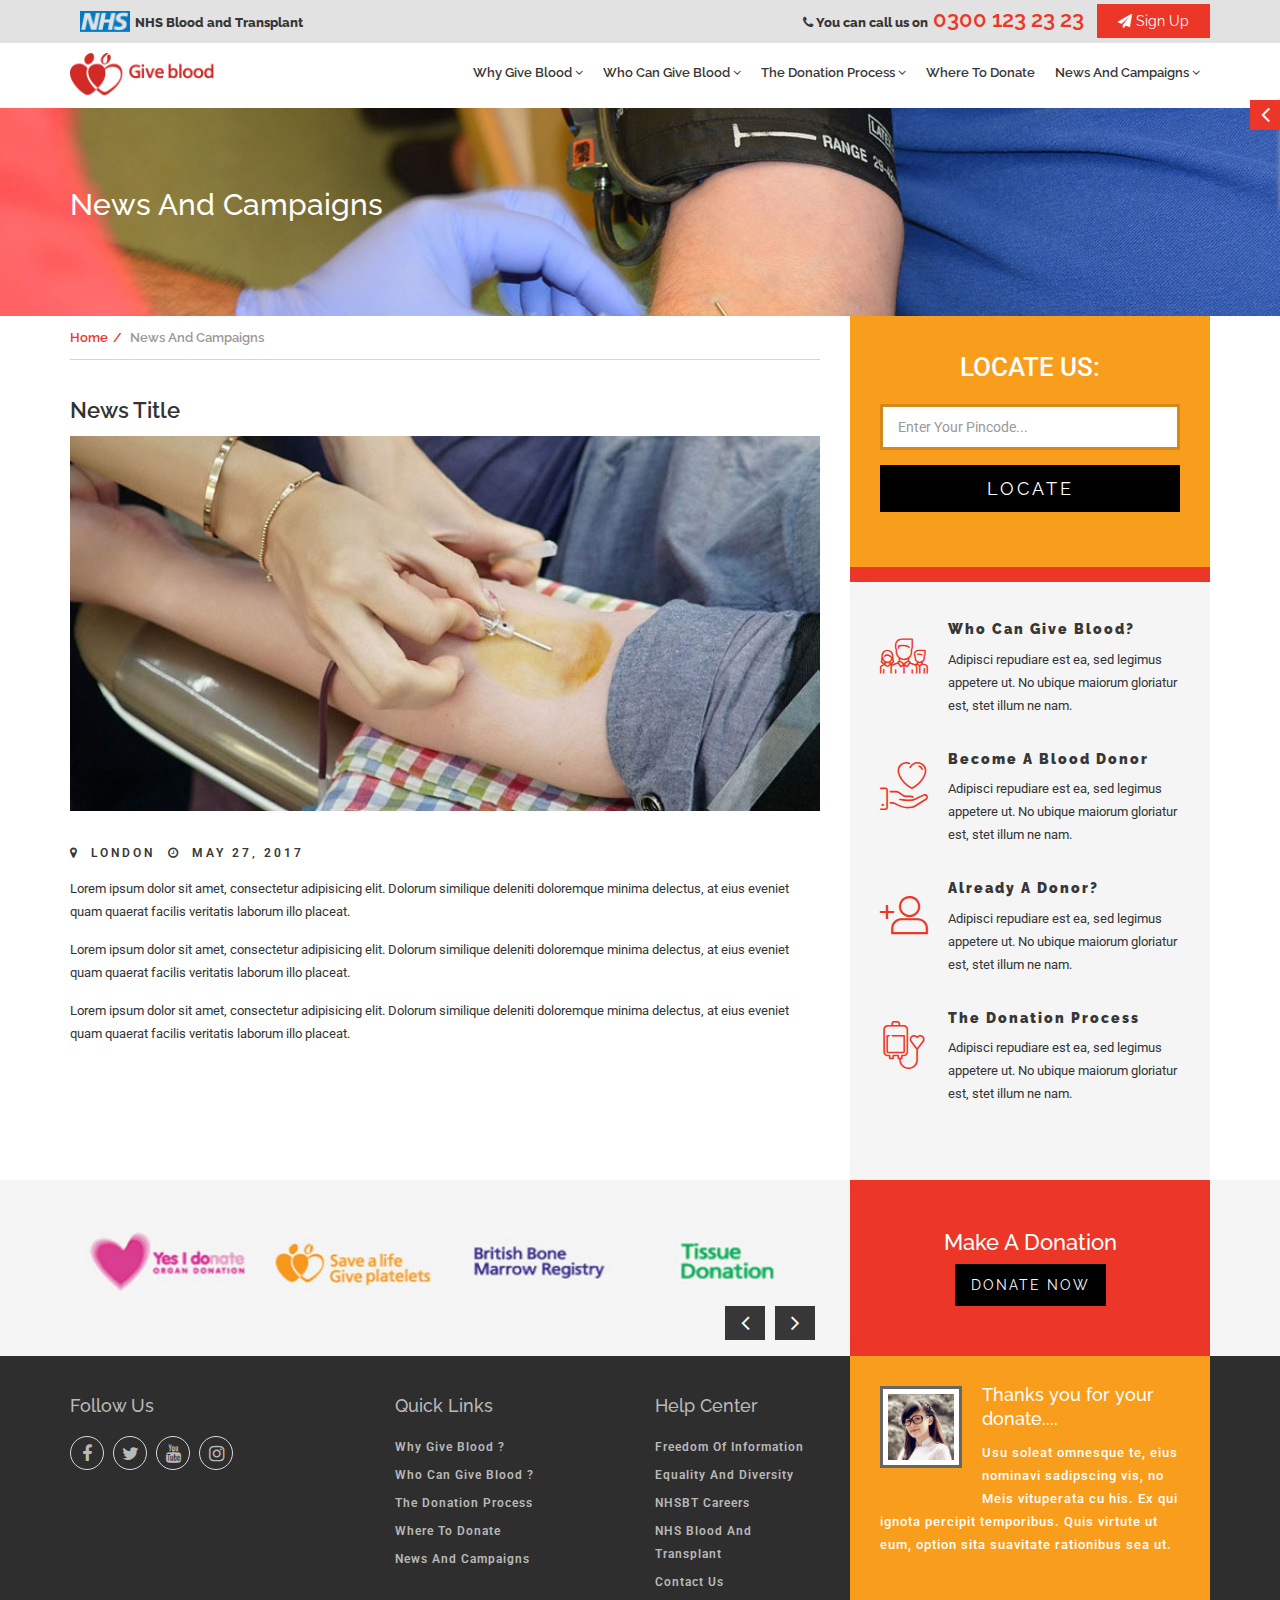
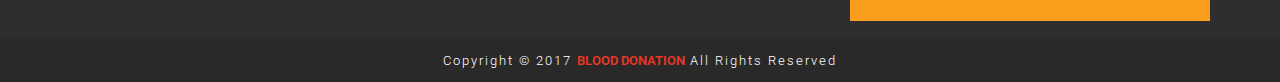
<file: news-and-campaigns-details.html>
<!doctype html>
<html>
<head>
	<meta charset="UTF-8" />
	<meta http-equiv="content-type" content="text/html; charset=utf-8" />
	<meta name="viewport" content="width=device-width, initial-scale=1.0">

	<title> Blood Donation </title>

	<!-- Bootstrap -->
	<link rel="stylesheet" type="text/css" href="css/bootstrap.min.css">

	<!-- Font Awsome -->
	<link rel="stylesheet" type="text/css" href="css/font-awesome.min.css">

	<!-- Flaticon -->
	<link rel="stylesheet" href="fonts/flaticon/flaticon.css">

	<!-- Owl Carousel -->
    <link rel="stylesheet" type="text/css" href="css/owl.carousel.min.css">
    <link rel="stylesheet" type="text/css" href="css/owl.theme.default.min.css">

    <!-- Google Fonts -->
	<link href="https://fonts.googleapis.com/css?family=Raleway:100,200,300,400,500,600,700,800,900" rel="stylesheet">
	<link href="https://fonts.googleapis.com/css?family=Roboto:300,400,500,700,900" rel="stylesheet">

	<!-- Custom -->
	<link rel="stylesheet" type="text/css" href="css/style.css">
	<link rel="stylesheet" type="text/css" href="css/responsive.css">
</head>
<body>
	<div class="btn_div">
		<a href="javascript:void(0)" class="btn_tog">
			<i class="fa fa-angle-left"></i>
		</a>
		<input class="f_size decr" type="button" value="A-" />
		<input class="f_size incr" type="button" value="A+" />
	</div>
	<!-- Top Bar -->
	<section class="top_bar">
		<div class="container">
			<div class="row">
				<div class="col-sm-6 grid grid_left">
					<a href="#" class="chng">
						<img src="images/nhs.png" alt="">
						<span class="chng">NHS Blood and Transplant</span>
					</a>
				</div>
				<div class="col-sm-6 grid grid_right">
					<a href="tel:03001232323" class="chng">
						<span class="chng"><i class="fa fa-phone"></i> You can call us on</span>
						0300 123 23 23
					</a>
					<a href="register.html" class="btn btn_sign chng">
						<i class="fa fa-paper-plane"></i>
						sign up
					</a>
				</div>
			</div>
		</div>
	</section>
	<!-- Menu -->
	<section class="menu">
		<nav class="navbar">
			<div class="container">
				<div class="navbar-header">
					<button aria-controls="navbar" aria-expanded="false" class="navbar-toggle collapsed" data-target="#navbar" data-toggle="collapse" type="button">
						<span class="sr-only">Toggle navigation</span> 
						<span class="icon-bar"></span> 
						<span class="icon-bar"></span> 
						<span class="icon-bar"></span>
					</button> 
					<a class="logo" href="index.html">
						<img src="images/logo.png" alt="">
					</a>
				</div>
				<div class="navbar-collapse collapse" id="navbar">
					<ul class="nav navbar-nav navbar-right chng">
						<li class="dropdown">
							<a class="dropdown-toggle" data-toggle="dropdown" href="#">Why give blood <i class="fa fa-angle-down"></i></a>
							<ul class="dropdown-menu">
								<li>
									<a href="the-need-for-blood.html" class="chng">The need for blood</a>
								</li>
								<li>
									<a href="how-blood-is-used.html" class="chng">How blood is used</a>
								</li>
								<li>
									<a href="who-you-could-help.html" class="chng">Who you could help</a>
								</li>
							</ul>
						</li>
						<li class="dropdown">
							<a class="dropdown-toggle" data-toggle="dropdown" href="#">Who can give blood <i class="fa fa-angle-down"></i></a>
							<ul class="dropdown-menu">
								<li>
									<a class="chng" href="can-i-give-blood.html">Can I give blood?</a>
								</li>
								<li>
									<a class="chng" href="health-eligibility.html">Health and Eligibility</a>
								</li>
								<li>
									<a class="chng" href="static.html">Travel considerations</a>
								</li>
								<li>
									<a class="chng" href="static.html">Occupation considerations</a>
								</li>
								<li>
									<a class="chng" href="static.html">Men who have sex with men</a>
								</li>
								<li>
									<a class="chng" href="static.html">Donors and disability</a>
								</li>
							</ul>
						</li>
						<li class="dropdown">
							<a class="dropdown-toggle" data-toggle="dropdown" href="#">The donation process <i class="fa fa-angle-down"></i></a>
							<ul class="dropdown-menu">
								<li>
									<a class="chng" href="static.html">Registering online</a>
								</li>
								<li>
									<a class="chng" href="static.html">Preparing to give blood</a>
								</li>
								<li>
									<a class="chng" href="static.html">What happens on the day</a>
								</li>
								<li>
									<a class="chng" href="static.html">After your donation</a>
								</li>
								<li>
									<a class="chng" href="static.html">About our donation venues</a>
								</li>
								<li>
									<a class="chng" href="static.html">Further information</a>
								</li>
								<li>
									<a class="chng" href="static.html">Recognising donors</a>
								</li>
							</ul>
						</li>
						<li>
							<a href="where-to-donate.html">Where to donate</a>
						</li>
						<li class="dropdown">
							<a class="dropdown-toggle" data-toggle="dropdown" href="#">News and campaigns <i class="fa fa-angle-down"></i></a>
							<ul class="dropdown-menu">
								<li class="active">
									<a class="chng" href="news-and-campaigns.html">News and statements</a>
								</li>
								<li>
									<a class="chng" href="news-and-campaigns.html">Campaigns</a>
								</li>
								<li>
									<a class="chng" href="static.html">The Donor magazine</a>
								</li>
							</ul>
						</li>
					</ul>
				</div>
			</div>
		</nav>
	</section>
	<!-- Full Banner -->
	<section class="inner_banner" style="background-image:url(images/slider1.jpg);">
		<div class="container">
			<div class="row">
				<div class="col-sm-12">
					<div class="content">
						<h2 class="inner_heading chng">News and campaigns</h2>
					</div>
				</div>
			</div>
		</div>
	</section>
	<!-- Body -->
	<section class="body_content">
		<div class="container">
			<div class="row">
				<div class="col-sm-8">
					<ul class="breadc chng">
						<li>
							<a href="index.html">home</a>
						</li>
						<li class="active">
							<a href="news-and-campaigns.html">News and campaigns</a>
						</li>
					</ul>
					<div class="content chng">
						<div class="news_detail">
							<h4 class="chng">News Title</h4>
							<img src="images/inner1.jpg" alt="">
							
							<ul class="ul_dati">
								<li>
									<a href="#" class="chng">
										<i class="fa fa-map-marker"></i>
										 london
									</a>
								</li>
								<li>
									<a href="#" class="chng">
										<i class="fa fa-clock-o"></i>
										May 27, 2017
									</a>
								</li>
							</ul>
							<p>Lorem ipsum dolor sit amet, consectetur adipisicing elit. Dolorum similique deleniti doloremque minima delectus, at eius eveniet quam quaerat facilis veritatis laborum illo placeat.</p>
							<p>Lorem ipsum dolor sit amet, consectetur adipisicing elit. Dolorum similique deleniti doloremque minima delectus, at eius eveniet quam quaerat facilis veritatis laborum illo placeat.</p>
							<p>Lorem ipsum dolor sit amet, consectetur adipisicing elit. Dolorum similique deleniti doloremque minima delectus, at eius eveniet quam quaerat facilis veritatis laborum illo placeat.</p>
						</div>
					</div>
				</div>
				<div class="col-sm-4 service">
					<div class="donate-form">
						<form class="main_form">
							<div class="form-group">
								<label class="chng">Locate Us:</label>
								 <input type="text" class="form-control chng" placeholder="Enter Your Pincode...">
							</div>
							<div class="form-group">
								<input type="submit" value="Locate" class="btn btn_locate chng">
							</div>
						</form>
					</div>
					<div class="contain">
						<div class="col-sm-12 service-box">
							<i class="flaticon-team chng"></i>
							<h5 class="chng">Who can give blood?</h5>
							<p class="chng">Adipisci repudiare est ea, sed legimus appetere ut. No ubique maiorum gloriatur est, stet illum ne nam.</p>
						</div>
						<div class="col-sm-12 service-box">
							<i class="flaticon-donation chng"></i>
							<h5 class="chng">Become a blood donor</h5>
							<p class="chng">Adipisci repudiare est ea, sed legimus appetere ut. No ubique maiorum gloriatur est, stet illum ne nam.</p>
						</div>
						<div class="col-sm-12 service-box">
							<i class="flaticon-add-user chng"></i>
							<h5 class="chng">Already a donor?</h5>
							<p class="chng">Adipisci repudiare est ea, sed legimus appetere ut. No ubique maiorum gloriatur est, stet illum ne nam.</p>
						</div>
						<div class="col-sm-12 service-box">
							<i class="flaticon-blood-donation chng"></i>
							<h5 class="chng">The donation process</h5>
							<p class="chng">Adipisci repudiare est ea, sed legimus appetere ut. No ubique maiorum gloriatur est, stet illum ne nam.</p>
						</div>
					</div>
				</div>
			</div>
		</div>
	</section>
	
	<!-- Save Live -->
	<section class="save_live">
		<div class="container">
			<div class="row">
				<div class="col-sm-8 grid_left">
					<div class="owl-carousel owl-theme" id="save_slider">
						<div class="item">
							<img src="images/save1.jpg" alt="">
						</div>
						<div class="item">
							<img src="images/save2.jpg" alt="">
						</div>
						<div class="item">
							<img src="images/save3.jpg" alt="">
						</div>
						<div class="item">
							<img src="images/save4.jpg" alt="">
						</div>
						<div class="item">
							<img src="images/save5.jpg" alt="">
						</div>
						<div class="item">
							<img src="images/save6.jpg" alt="">
						</div>
					</div>
				</div>
				<div class="col-sm-4 grid_right">
					<div class="grid">
						<h5 class="chng">Make a donation</h5>
						<a href="#" class="btn btn_donate chng">donate now</a>
					</div>
				</div>
			</div>
		</div>
	</section>
	<!-- Footer -->
	<section class="footer">
		<div class="container">
			<div class="row">
				<div class="col-sm-8 grid_left">
					<div class="row">
						<div class="col-sm-5 grid">
							<h5 class="chng">follow us</h5>
							<ul class="social chng">
								<li>
									<a href="#">
										<i class="fa fa-facebook-f"></i>
									</a>
								</li>
								<li>
									<a href="#">
										<i class="fa fa-twitter"></i>
									</a>
								</li>
								<li>
									<a href="#">
										<i class="fa fa-youtube"></i>
									</a>
								</li>
								<li>
									<a href="#">
										<i class="fa fa-instagram"></i>
									</a>
								</li>
							</ul>
						</div>
						<div class="col-sm-4 grid">
							<h5 class="chng">quick links</h5>
							<ul class="links chng">
								<li>
									<a href="why-give-blood.html">Why give blood ?</a>
								</li>
								<li>
									<a href="static.html">Who can give blood ?</a>
								</li>
								<li>
									<a href="static.html">The donation process</a>
								</li>
								<li>
									<a href="where-to-donate.html">Where to donate</a>
								</li>
								<li>
									<a href="news-and-campaigns.html">News and campaigns </a>
								</li>
							</ul>
						</div>
						<div class="col-sm-3 grid">
							<h5 class="chng">Help Center</h5>
							<ul class="links chng">
								<li>
									<a href="static.html">Freedom of Information</a>
								</li>
								<li>
									<a href="static.html">Equality and Diversity</a>
								</li>
								<li>
									<a href="static.html">NHSBT Careers</a>
								</li>
								<li>
									<a href="static.html">NHS Blood and Transplant</a>
								</li>
								<li>
									<a href="contact.html">contact us</a>
								</li>
							</ul>
						</div>
					</div>
				</div>
				<div class="col-sm-4 grid_right">
					<div class="grid">
						<img src="images/f_img.jpg" alt="">
						<h5 class="chng">Thanks you for your donate....</h5>
						<p class="chng">Usu soleat omnesque te, eius nominavi sadipscing vis, no Meis vituperata cu his. Ex qui ignota percipit temporibus. Quis virtute ut eum, option sita suavitate rationibus sea ut.</p>
					</div>
				</div>
			</div>
		</div>
	</section>
	<!-- Copyright -->
	<section class="copyright">
		<div class="container">
			<div class="row">
				<div class="col-sm-12">
					<p class="chng">Copyright © 2017 <a href="#">Blood donation</a> All rights reserved</p>
				</div>
			</div>
		</div>
	</section>
	
	<!-- Jquery Min -->
	<script src="js/jquery.min.js"></script>

	<!-- Bootstrap -->
	<script src="js/bootstrap.min.js"></script>

	<!-- Map -->
    <script type="text/javascript" src="https://maps.google.com/maps/api/js"></script>
    <script src="js/jquery.tekmap.js"></script>

	<!-- Owl Carousel -->
    <script src="js/owl.carousel.min.js"></script>

    <!-- Custom -->
	<script src="js/custom.js"></script>
</body>
</html>
</file>
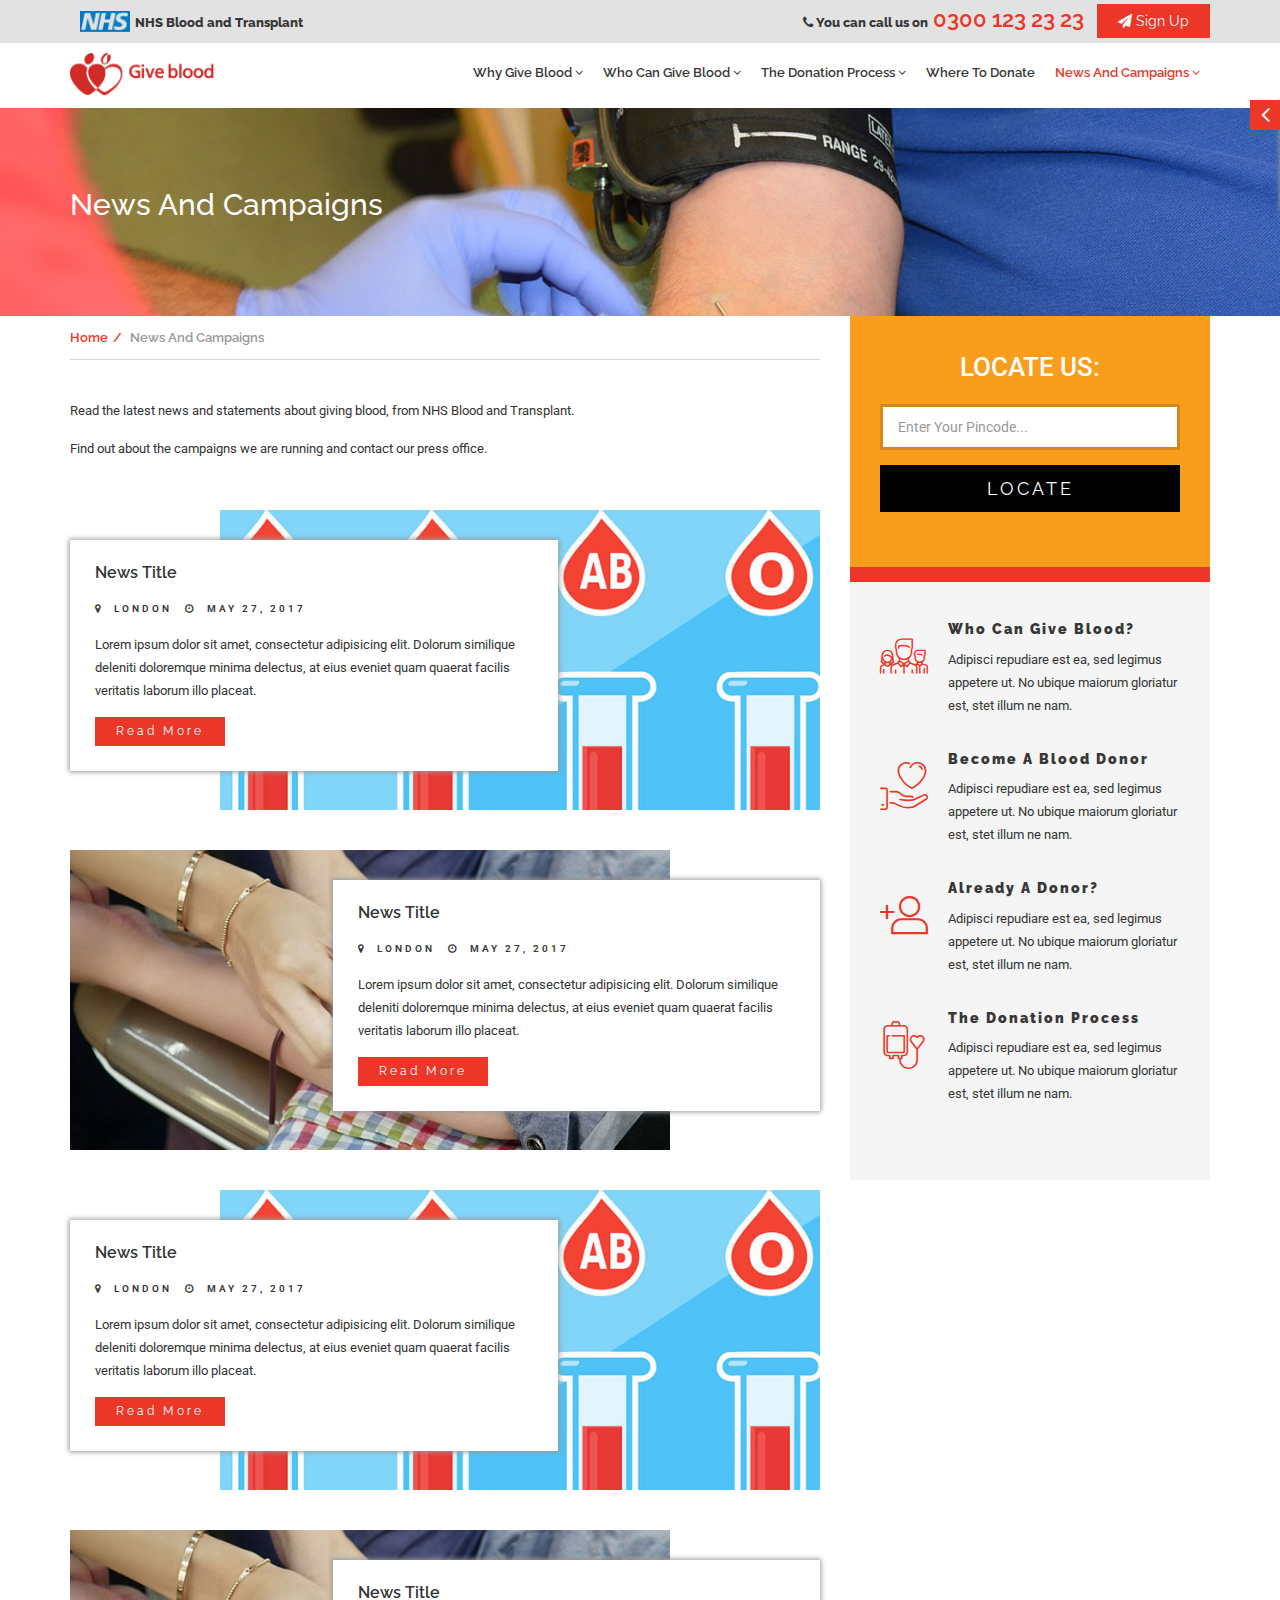
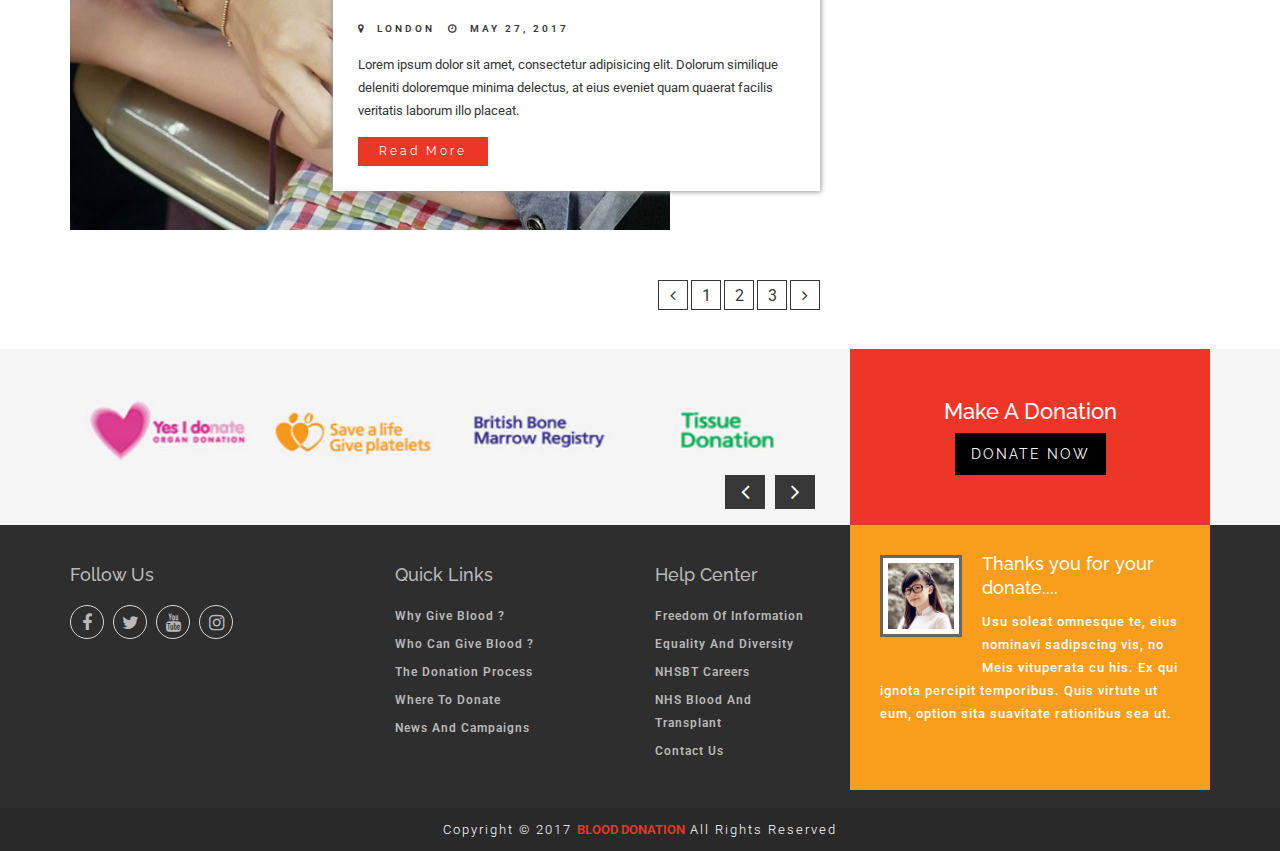
<file: news-and-campaigns.html>
<!doctype html>
<html>
<head>
	<meta charset="UTF-8" />
	<meta http-equiv="content-type" content="text/html; charset=utf-8" />
	<meta name="viewport" content="width=device-width, initial-scale=1.0">

	<title> Blood Donation </title>

	<!-- Bootstrap -->
	<link rel="stylesheet" type="text/css" href="css/bootstrap.min.css">

	<!-- Font Awsome -->
	<link rel="stylesheet" type="text/css" href="css/font-awesome.min.css">

	<!-- Flaticon -->
	<link rel="stylesheet" href="fonts/flaticon/flaticon.css">

	<!-- Owl Carousel -->
    <link rel="stylesheet" type="text/css" href="css/owl.carousel.min.css">
    <link rel="stylesheet" type="text/css" href="css/owl.theme.default.min.css">

    <!-- Google Fonts -->
	<link href="https://fonts.googleapis.com/css?family=Raleway:100,200,300,400,500,600,700,800,900" rel="stylesheet">
	<link href="https://fonts.googleapis.com/css?family=Roboto:300,400,500,700,900" rel="stylesheet">

	<!-- Custom -->
	<link rel="stylesheet" type="text/css" href="css/style.css">
	<link rel="stylesheet" type="text/css" href="css/responsive.css">
</head>
<body>
	<div class="btn_div">
		<a href="javascript:void(0)" class="btn_tog">
			<i class="fa fa-angle-left"></i>
		</a>
		<input class="f_size decr" type="button" value="A-" />
		<input class="f_size incr" type="button" value="A+" />
	</div>
	<!-- Top Bar -->
	<section class="top_bar">
		<div class="container">
			<div class="row">
				<div class="col-sm-6 grid grid_left">
					<a href="#" class="chng">
						<img src="images/nhs.png" alt="">
						<span class="chng">NHS Blood and Transplant</span>
					</a>
				</div>
				<div class="col-sm-6 grid grid_right">
					<a href="tel:03001232323" class="chng">
						<span class="chng"><i class="fa fa-phone"></i> You can call us on</span>
						0300 123 23 23
					</a>
					<a href="register.html" class="btn btn_sign chng">
						<i class="fa fa-paper-plane"></i>
						sign up
					</a>
				</div>
			</div>
		</div>
	</section>
	<!-- Menu -->
	<section class="menu">
		<nav class="navbar">
			<div class="container">
				<div class="navbar-header">
					<button aria-controls="navbar" aria-expanded="false" class="navbar-toggle collapsed" data-target="#navbar" data-toggle="collapse" type="button">
						<span class="sr-only">Toggle navigation</span> 
						<span class="icon-bar"></span> 
						<span class="icon-bar"></span> 
						<span class="icon-bar"></span>
					</button> 
					<a class="logo" href="index.html">
						<img src="images/logo.png" alt="">
					</a>
				</div>
				<div class="navbar-collapse collapse" id="navbar">
					<ul class="nav navbar-nav navbar-right chng">
						<li class="dropdown">
							<a class="dropdown-toggle" data-toggle="dropdown" href="#">Why give blood <i class="fa fa-angle-down"></i></a>
							<ul class="dropdown-menu">
								<li>
									<a href="the-need-for-blood.html" class="chng">The need for blood</a>
								</li>
								<li>
									<a href="how-blood-is-used.html" class="chng">How blood is used</a>
								</li>
								<li>
									<a href="who-you-could-help.html" class="chng">Who you could help</a>
								</li>
							</ul>
						</li>
						<li class="dropdown">
							<a class="dropdown-toggle" data-toggle="dropdown" href="#">Who can give blood <i class="fa fa-angle-down"></i></a>
							<ul class="dropdown-menu">
								<li>
									<a class="chng" href="can-i-give-blood.html">Can I give blood?</a>
								</li>
								<li>
									<a class="chng" href="health-eligibility.html">Health and Eligibility</a>
								</li>
								<li>
									<a class="chng" href="static.html">Travel considerations</a>
								</li>
								<li>
									<a class="chng" href="static.html">Occupation considerations</a>
								</li>
								<li>
									<a class="chng" href="static.html">Men who have sex with men</a>
								</li>
								<li>
									<a class="chng" href="static.html">Donors and disability</a>
								</li>
							</ul>
						</li>
						<li class="dropdown">
							<a class="dropdown-toggle" data-toggle="dropdown" href="#">The donation process <i class="fa fa-angle-down"></i></a>
							<ul class="dropdown-menu">
								<li>
									<a class="chng" href="static.html">Registering online</a>
								</li>
								<li>
									<a class="chng" href="static.html">Preparing to give blood</a>
								</li>
								<li>
									<a class="chng" href="static.html">What happens on the day</a>
								</li>
								<li>
									<a class="chng" href="static.html">After your donation</a>
								</li>
								<li>
									<a class="chng" href="static.html">About our donation venues</a>
								</li>
								<li>
									<a class="chng" href="static.html">Further information</a>
								</li>
								<li>
									<a class="chng" href="static.html">Recognising donors</a>
								</li>
							</ul>
						</li>
						<li>
							<a href="where-to-donate.html">Where to donate</a>
						</li>
						<li class="dropdown active">
							<a class="dropdown-toggle" data-toggle="dropdown" href="#">News and campaigns <i class="fa fa-angle-down"></i></a>
							<ul class="dropdown-menu">
								<li>
									<a class="chng" href="news-and-campaigns.html">News and statements</a>
								</li>
								<li>
									<a class="chng" href="news-and-campaigns.html">Campaigns</a>
								</li>
								<li>
									<a class="chng" href="static.html">The Donor magazine</a>
								</li>
							</ul>
						</li>
					</ul>
				</div>
			</div>
		</nav>
	</section>
	<!-- Full Banner -->
	<section class="inner_banner" style="background-image:url(images/slider1.jpg);">
		<div class="container">
			<div class="row">
				<div class="col-sm-12">
					<div class="content">
						<h2 class="inner_heading chng">News and campaigns</h2>
					</div>
				</div>
			</div>
		</div>
	</section>
	<!-- Body -->
	<section class="body_content">
		<div class="container">
			<div class="row">
				<div class="col-sm-8">
					<ul class="breadc chng">
						<li>
							<a href="index.html">home</a>
						</li>
						<li class="active">
							<a href="news-and-campaigns.html">News and campaigns</a>
						</li>
					</ul>
					<div class="content chng">
						<p>Read the latest news and statements about giving blood, from NHS Blood and Transplant.</p>
						<p>Find out about the campaigns we are running and contact our press office.</p>
						<div class="news_list">
							<div class="news_grid">
								<div class="gridi detail">
									<h4 class="chng">News Title</h4>
									<ul class="ul_dati">
										<li>
											<a href="#" class="chng">
												<i class="fa fa-map-marker"></i>
												 london
											</a>
										</li>
										<li>
											<a href="#" class="chng">
												<i class="fa fa-clock-o"></i>
												May 27, 2017
											</a>
										</li>
									</ul>
									<p>Lorem ipsum dolor sit amet, consectetur adipisicing elit. Dolorum similique deleniti doloremque minima delectus, at eius eveniet quam quaerat facilis veritatis laborum illo placeat.</p>
									<a href="news-and-campaigns-details.html" class="btn btn_more chng">Read more</a>
								</div>
								<div class="gridi img_sec">
									<img src="images/inner2.jpg" alt="">
								</div>
							</div>
							<div class="news_grid">
								<div class="gridi detail">
									<h4 class="chng">News Title</h4>
									<ul class="ul_dati">
										<li>
											<a href="#" class="chng">
												<i class="fa fa-map-marker"></i>
												 london
											</a>
										</li>
										<li>
											<a href="#" class="chng">
												<i class="fa fa-clock-o"></i>
												May 27, 2017
											</a>
										</li>
									</ul>
									<p>Lorem ipsum dolor sit amet, consectetur adipisicing elit. Dolorum similique deleniti doloremque minima delectus, at eius eveniet quam quaerat facilis veritatis laborum illo placeat.</p>
									<a href="news-and-campaigns-details.html" class="btn btn_more chng">Read more</a>
								</div>
								<div class="gridi img_sec">
									<img src="images/inner1.jpg" alt="">
								</div>
							</div>
							<div class="news_grid">
								<div class="gridi detail">
									<h4 class="chng">News Title</h4>
									<ul class="ul_dati">
										<li>
											<a href="#" class="chng">
												<i class="fa fa-map-marker"></i>
												 london
											</a>
										</li>
										<li>
											<a href="#" class="chng">
												<i class="fa fa-clock-o"></i>
												May 27, 2017
											</a>
										</li>
									</ul>
									<p>Lorem ipsum dolor sit amet, consectetur adipisicing elit. Dolorum similique deleniti doloremque minima delectus, at eius eveniet quam quaerat facilis veritatis laborum illo placeat.</p>
									<a href="news-and-campaigns-details.html" class="btn btn_more chng">Read more</a>
								</div>
								<div class="gridi img_sec">
									<img src="images/inner2.jpg" alt="">
								</div>
							</div>
							<div class="news_grid">
								<div class="gridi detail">
									<h4 class="chng">News Title</h4>
									<ul class="ul_dati">
										<li>
											<a href="#" class="chng">
												<i class="fa fa-map-marker"></i>
												 london
											</a>
										</li>
										<li>
											<a href="#" class="chng">
												<i class="fa fa-clock-o"></i>
												May 27, 2017
											</a>
										</li>
									</ul>
									<p>Lorem ipsum dolor sit amet, consectetur adipisicing elit. Dolorum similique deleniti doloremque minima delectus, at eius eveniet quam quaerat facilis veritatis laborum illo placeat.</p>
									<a href="news-and-campaigns-details.html" class="btn btn_more chng">Read more</a>
								</div>
								<div class="gridi img_sec">
									<img src="images/inner1.jpg" alt="">
								</div>
							</div>
						</div>
						<ul class="pagin">
							<li>
								<a href="#" class="chng">
									<i class="fa fa-angle-left"></i>
								</a>
							</li>
							<li>
								<a href="#" class="chng">1</a>
							</li>
							<li>
								<a href="#" class="chng">2</a>
							</li>
							<li>
								<a href="#" class="chng">3</a>
							</li>
							<li>
								<a href="#" class="chng">
									<i class="fa fa-angle-right"></i>
								</a>
							</li>
						</ul>
					</div>
				</div>
				<div class="col-sm-4 service">
					<div class="donate-form">
						<form class="main_form">
							<div class="form-group">
								<label class="chng">Locate Us:</label>
								 <input type="text" class="form-control chng" placeholder="Enter Your Pincode...">
							</div>
							<div class="form-group">
								<input type="submit" value="Locate" class="btn btn_locate chng">
							</div>
						</form>
					</div>
					<div class="contain">
						<div class="col-sm-12 service-box">
							<i class="flaticon-team chng"></i>
							<h5 class="chng">Who can give blood?</h5>
							<p class="chng">Adipisci repudiare est ea, sed legimus appetere ut. No ubique maiorum gloriatur est, stet illum ne nam.</p>
						</div>
						<div class="col-sm-12 service-box">
							<i class="flaticon-donation chng"></i>
							<h5 class="chng">Become a blood donor</h5>
							<p class="chng">Adipisci repudiare est ea, sed legimus appetere ut. No ubique maiorum gloriatur est, stet illum ne nam.</p>
						</div>
						<div class="col-sm-12 service-box">
							<i class="flaticon-add-user chng"></i>
							<h5 class="chng">Already a donor?</h5>
							<p class="chng">Adipisci repudiare est ea, sed legimus appetere ut. No ubique maiorum gloriatur est, stet illum ne nam.</p>
						</div>
						<div class="col-sm-12 service-box">
							<i class="flaticon-blood-donation chng"></i>
							<h5 class="chng">The donation process</h5>
							<p class="chng">Adipisci repudiare est ea, sed legimus appetere ut. No ubique maiorum gloriatur est, stet illum ne nam.</p>
						</div>
					</div>
				</div>
			</div>
		</div>
	</section>
	
	<!-- Save Live -->
	<section class="save_live">
		<div class="container">
			<div class="row">
				<div class="col-sm-8 grid_left">
					<div class="owl-carousel owl-theme" id="save_slider">
						<div class="item">
							<img src="images/save1.jpg" alt="">
						</div>
						<div class="item">
							<img src="images/save2.jpg" alt="">
						</div>
						<div class="item">
							<img src="images/save3.jpg" alt="">
						</div>
						<div class="item">
							<img src="images/save4.jpg" alt="">
						</div>
						<div class="item">
							<img src="images/save5.jpg" alt="">
						</div>
						<div class="item">
							<img src="images/save6.jpg" alt="">
						</div>
					</div>
				</div>
				<div class="col-sm-4 grid_right">
					<div class="grid">
						<h5 class="chng">Make a donation</h5>
						<a href="#" class="btn btn_donate chng">donate now</a>
					</div>
				</div>
			</div>
		</div>
	</section>
	<!-- Footer -->
	<section class="footer">
		<div class="container">
			<div class="row">
				<div class="col-sm-8 grid_left">
					<div class="row">
						<div class="col-sm-5 grid">
							<h5 class="chng">follow us</h5>
							<ul class="social chng">
								<li>
									<a href="#">
										<i class="fa fa-facebook-f"></i>
									</a>
								</li>
								<li>
									<a href="#">
										<i class="fa fa-twitter"></i>
									</a>
								</li>
								<li>
									<a href="#">
										<i class="fa fa-youtube"></i>
									</a>
								</li>
								<li>
									<a href="#">
										<i class="fa fa-instagram"></i>
									</a>
								</li>
							</ul>
						</div>
						<div class="col-sm-4 grid">
							<h5 class="chng">quick links</h5>
							<ul class="links chng">
								<li>
									<a href="why-give-blood.html">Why give blood ?</a>
								</li>
								<li>
									<a href="static.html">Who can give blood ?</a>
								</li>
								<li>
									<a href="static.html">The donation process</a>
								</li>
								<li>
									<a href="where-to-donate.html">Where to donate</a>
								</li>
								<li>
									<a href="news-and-campaigns.html">News and campaigns </a>
								</li>
							</ul>
						</div>
						<div class="col-sm-3 grid">
							<h5 class="chng">Help Center</h5>
							<ul class="links chng">
								<li>
									<a href="static.html">Freedom of Information</a>
								</li>
								<li>
									<a href="static.html">Equality and Diversity</a>
								</li>
								<li>
									<a href="static.html">NHSBT Careers</a>
								</li>
								<li>
									<a href="static.html">NHS Blood and Transplant</a>
								</li>
								<li>
									<a href="contact.html">contact us</a>
								</li>
							</ul>
						</div>
					</div>
				</div>
				<div class="col-sm-4 grid_right">
					<div class="grid">
						<img src="images/f_img.jpg" alt="">
						<h5 class="chng">Thanks you for your donate....</h5>
						<p class="chng">Usu soleat omnesque te, eius nominavi sadipscing vis, no Meis vituperata cu his. Ex qui ignota percipit temporibus. Quis virtute ut eum, option sita suavitate rationibus sea ut.</p>
					</div>
				</div>
			</div>
		</div>
	</section>
	<!-- Copyright -->
	<section class="copyright">
		<div class="container">
			<div class="row">
				<div class="col-sm-12">
					<p class="chng">Copyright © 2017 <a href="#">Blood donation</a> All rights reserved</p>
				</div>
			</div>
		</div>
	</section>
	
	<!-- Jquery Min -->
	<script src="js/jquery.min.js"></script>

	<!-- Bootstrap -->
	<script src="js/bootstrap.min.js"></script>

	<!-- Map -->
    <script type="text/javascript" src="https://maps.google.com/maps/api/js"></script>
    <script src="js/jquery.tekmap.js"></script>

	<!-- Owl Carousel -->
    <script src="js/owl.carousel.min.js"></script>

    <!-- Custom -->
	<script src="js/custom.js"></script>
</body>
</html>
</file>
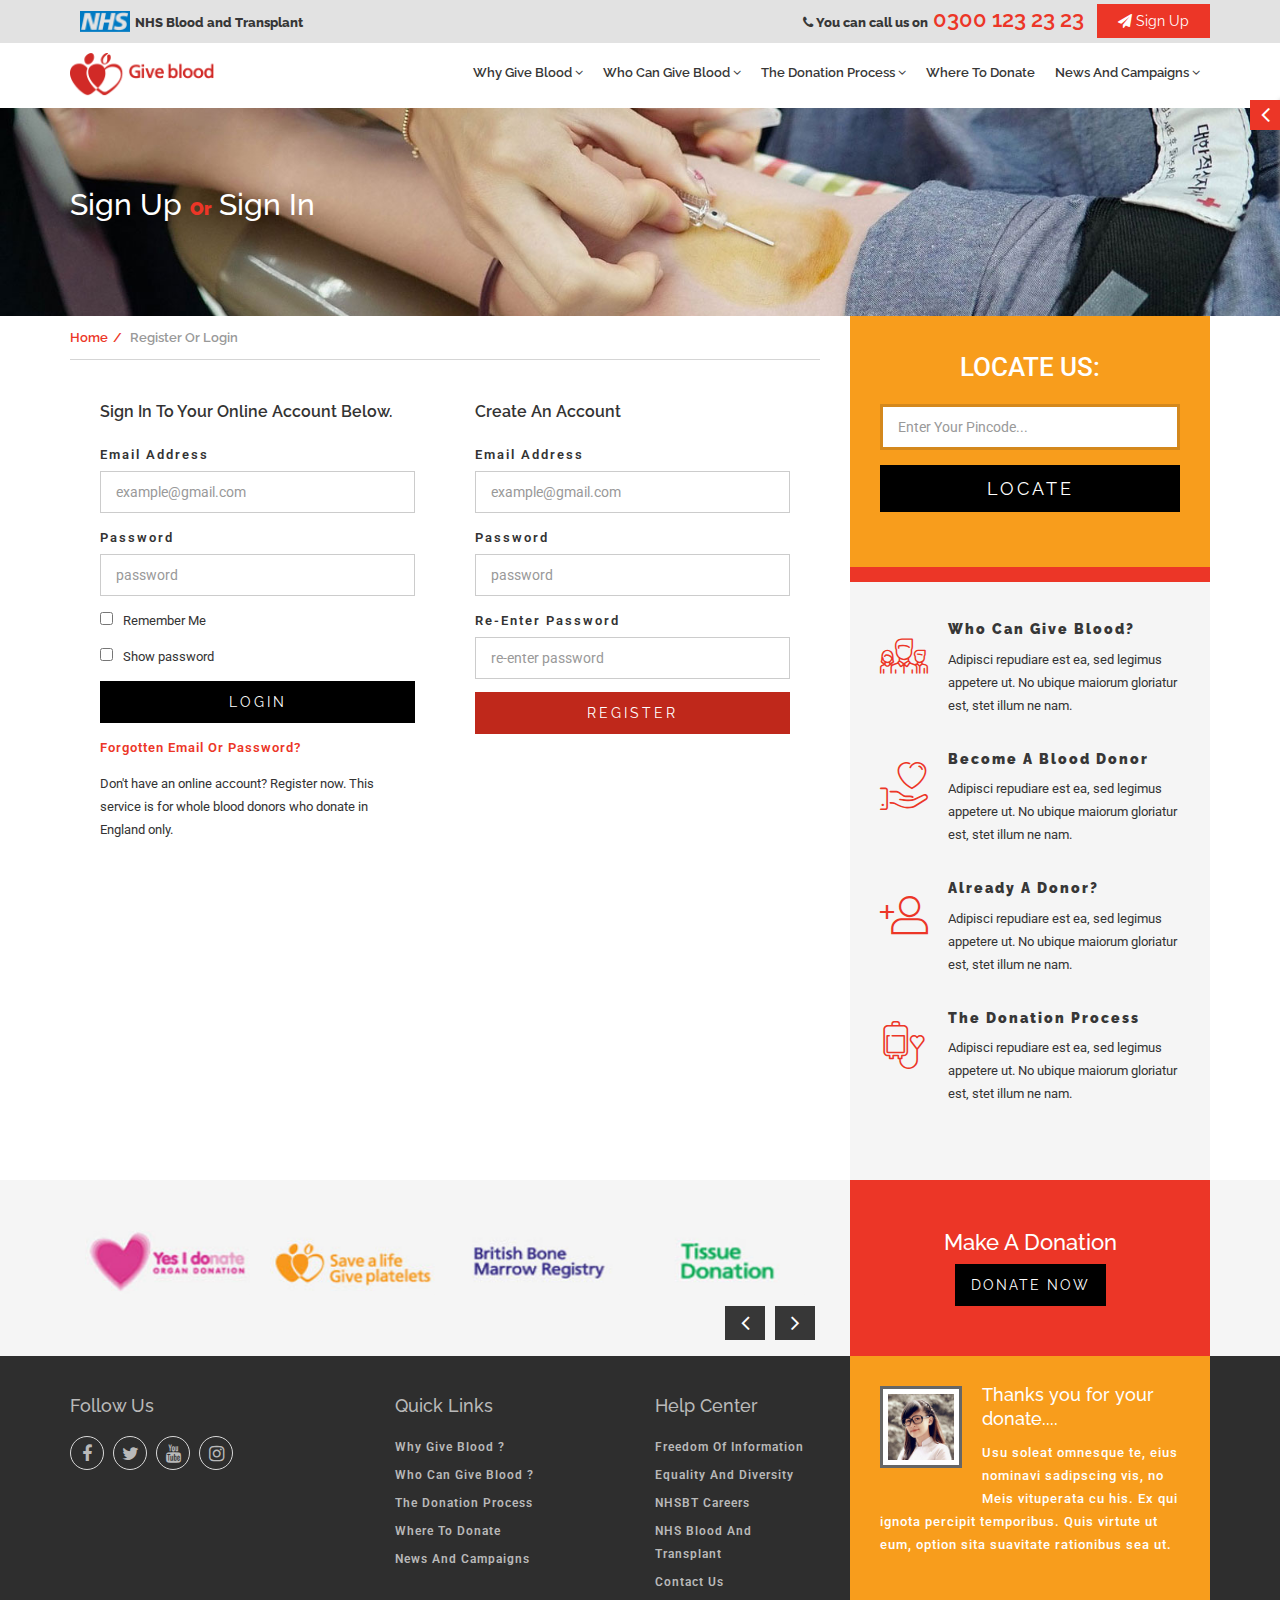
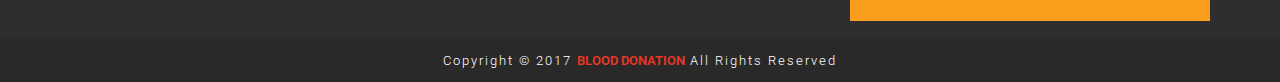
<file: register.html>
<!doctype html>
<html>
<head>
	<meta charset="UTF-8" />
	<meta http-equiv="content-type" content="text/html; charset=utf-8" />
	<meta name="viewport" content="width=device-width, initial-scale=1.0">

	<title> Blood Donation </title>

	<!-- Bootstrap -->
	<link rel="stylesheet" type="text/css" href="css/bootstrap.min.css">

	<!-- Font Awsome -->
	<link rel="stylesheet" type="text/css" href="css/font-awesome.min.css">

	<!-- Flaticon -->
	<link rel="stylesheet" href="fonts/flaticon/flaticon.css">

	<!-- Owl Carousel -->
    <link rel="stylesheet" type="text/css" href="css/owl.carousel.min.css">
    <link rel="stylesheet" type="text/css" href="css/owl.theme.default.min.css">

    <!-- Google Fonts -->
	<link href="https://fonts.googleapis.com/css?family=Raleway:100,200,300,400,500,600,700,800,900" rel="stylesheet">
	<link href="https://fonts.googleapis.com/css?family=Roboto:300,400,500,700,900" rel="stylesheet">

	<!-- Custom -->
	<link rel="stylesheet" type="text/css" href="css/style.css">
	<link rel="stylesheet" type="text/css" href="css/responsive.css">
</head>
<body>
	<div class="btn_div">
		<a href="javascript:void(0)" class="btn_tog">
			<i class="fa fa-angle-left"></i>
		</a>
		<input class="f_size decr" type="button" value="A-" />
		<input class="f_size incr" type="button" value="A+" />
	</div>
	<!-- Top Bar -->
	<section class="top_bar">
		<div class="container">
			<div class="row">
				<div class="col-sm-6 grid grid_left">
					<a href="#" class="chng">
						<img src="images/nhs.png" alt="">
						<span class="chng">NHS Blood and Transplant</span>
					</a>
				</div>
				<div class="col-sm-6 grid grid_right">
					<a href="tel:03001232323" class="chng">
						<span class="chng"><i class="fa fa-phone"></i> You can call us on</span>
						0300 123 23 23
					</a>
					<a href="register.html" class="btn btn_sign chng">
						<i class="fa fa-paper-plane"></i>
						sign up
					</a>
				</div>
			</div>
		</div>
	</section>
	<!-- Menu -->
	<section class="menu">
		<nav class="navbar">
			<div class="container">
				<div class="navbar-header">
					<button aria-controls="navbar" aria-expanded="false" class="navbar-toggle collapsed" data-target="#navbar" data-toggle="collapse" type="button">
						<span class="sr-only">Toggle navigation</span> 
						<span class="icon-bar"></span> 
						<span class="icon-bar"></span> 
						<span class="icon-bar"></span>
					</button> 
					<a class="logo" href="index.html">
						<img src="images/logo.png" alt="">
					</a>
				</div>
				<div class="navbar-collapse collapse" id="navbar">
					<ul class="nav navbar-nav navbar-right chng">
						<li class="dropdown">
							<a class="dropdown-toggle" data-toggle="dropdown" href="#">Why give blood <i class="fa fa-angle-down"></i></a>
							<ul class="dropdown-menu">
								<li>
									<a href="the-need-for-blood.html" class="chng">The need for blood</a>
								</li>
								<li>
									<a href="how-blood-is-used.html" class="chng">How blood is used</a>
								</li>
								<li>
									<a href="who-you-could-help.html" class="chng">Who you could help</a>
								</li>
							</ul>
						</li>
						<li class="dropdown">
							<a class="dropdown-toggle" data-toggle="dropdown" href="#">Who can give blood <i class="fa fa-angle-down"></i></a>
							<ul class="dropdown-menu">
								<li>
									<a class="chng" href="can-i-give-blood.html">Can I give blood?</a>
								</li>
								<li>
									<a class="chng" href="health-eligibility.html">Health and Eligibility</a>
								</li>
								<li>
									<a class="chng" href="static.html">Travel considerations</a>
								</li>
								<li>
									<a class="chng" href="static.html">Occupation considerations</a>
								</li>
								<li>
									<a class="chng" href="static.html">Men who have sex with men</a>
								</li>
								<li>
									<a class="chng" href="static.html">Donors and disability</a>
								</li>
							</ul>
						</li>
						<li class="dropdown">
							<a class="dropdown-toggle" data-toggle="dropdown" href="#">The donation process <i class="fa fa-angle-down"></i></a>
							<ul class="dropdown-menu">
								<li>
									<a class="chng" href="static.html">Registering online</a>
								</li>
								<li>
									<a class="chng" href="static.html">Preparing to give blood</a>
								</li>
								<li>
									<a class="chng" href="static.html">What happens on the day</a>
								</li>
								<li>
									<a class="chng" href="static.html">After your donation</a>
								</li>
								<li>
									<a class="chng" href="static.html">About our donation venues</a>
								</li>
								<li>
									<a class="chng" href="static.html">Further information</a>
								</li>
								<li>
									<a class="chng" href="static.html">Recognising donors</a>
								</li>
							</ul>
						</li>
						<li>
							<a href="where-to-donate.html">Where to donate</a>
						</li>
						<li class="dropdown">
							<a class="dropdown-toggle" data-toggle="dropdown" href="#">News and campaigns <i class="fa fa-angle-down"></i></a>
							<ul class="dropdown-menu">
								<li>
									<a class="chng" href="news-and-campaigns.html">News and statements</a>
								</li>
								<li>
									<a class="chng" href="news-and-campaigns.html">Campaigns</a>
								</li>
								<li>
									<a class="chng" href="static.html">The Donor magazine</a>
								</li>
							</ul>
						</li>
					</ul>
				</div>
			</div>
		</nav>
	</section>
	<!-- Full Banner -->
	<section class="inner_banner" style="background-image:url(images/slider3.jpg);">
		<div class="container">
			<div class="row">
				<div class="col-sm-12">
					<div class="content">
						<h2 class="inner_heading chng"> sign up <span style="color:#ec3627;
						font-size:60%;font-weight:900;">or</span> sign in</h2>
					</div>
				</div>
			</div>
		</div>
	</section>
	<!-- Body -->
	<section class="body_content">
		<div class="container">
			<div class="row">
				<div class="col-sm-8">
					<ul class="breadc chng">
						<li>
							<a href="index.html">home</a>
						</li>
						<li class="active">
							<a href="register.html">register or login</a>
						</li>
					</ul>
					<div class="content chng">
						<div class="col-sm-6">
							<div class="col-sm-12 cus_col">
								<h3 class="title chng">Sign in to your online account below.</h3>
							</div>
							<div class="col-sm-12 cus_col">
								<label>Email address</label>
								<input type="email" placeholder="example@gmail.com" class="form-control chng">
							</div>
							<div class="col-sm-12 cus_col">
								<label>Password</label>
								<input type="password" placeholder="password" class="form-control chng">
							</div>
							<div class="col-sm-12 cus_col">
								<input type="checkbox">Remember Me
							</div>
							<div class="col-sm-12 cus_col">
								<input type="checkbox">Show password
							</div>
							<div class="col-sm-12 cus_col">
								<input type="submit" value="Login" class="btn btn_sign chng">
							</div>
							<div class="col-sm-12 cus_col">
								<a href="#">Forgotten email or password?</a>
							</div>
							<div class="col-sm-12 cus_col">
								<p>Don't have an online account? Register now. This service is for whole blood donors who donate in England only.</p>
							</div>
						</div>
						<hr class="hidden-sm hidden-md hidden-lg">
						<div class="col-sm-6">
							<div class="col-sm-12 cus_col">
								<h3 class="title chng">create an account</h3>
							</div>
							<div class="col-sm-12 cus_col">
								<label>Email address</label>
								<input type="email" placeholder="example@gmail.com" class="form-control chng">
							</div>
							<div class="col-sm-12 cus_col">
								<label>Password</label>
								<input type="password" placeholder="password" class="form-control chng">
							</div>
							<div class="col-sm-12 cus_col">
								<label>Re-enter Password</label>
								<input type="password" placeholder="re-enter password" class="form-control chng">
							</div>
							<div class="col-sm-12 cus_col">
								<input type="submit" value="Register" class="btn btn_regis chng">
							</div>
						</div>
					</div>
				</div>
				<div class="col-sm-4 service">
					<div class="donate-form">
						<form class="main_form">
							<div class="form-group">
								<label class="chng">Locate Us:</label>
								 <input type="text" class="form-control chng" placeholder="Enter Your Pincode...">
							</div>
							<div class="form-group">
								<input type="submit" value="Locate" class="btn btn_locate chng">
							</div>
						</form>
					</div>
					<div class="contain">
						<div class="col-sm-12 service-box">
							<i class="flaticon-team chng"></i>
							<h5 class="chng">Who can give blood?</h5>
							<p class="chng">Adipisci repudiare est ea, sed legimus appetere ut. No ubique maiorum gloriatur est, stet illum ne nam.</p>
						</div>
						<div class="col-sm-12 service-box">
							<i class="flaticon-donation chng"></i>
							<h5 class="chng">Become a blood donor</h5>
							<p class="chng">Adipisci repudiare est ea, sed legimus appetere ut. No ubique maiorum gloriatur est, stet illum ne nam.</p>
						</div>
						<div class="col-sm-12 service-box">
							<i class="flaticon-add-user chng"></i>
							<h5 class="chng">Already a donor?</h5>
							<p class="chng">Adipisci repudiare est ea, sed legimus appetere ut. No ubique maiorum gloriatur est, stet illum ne nam.</p>
						</div>
						<div class="col-sm-12 service-box">
							<i class="flaticon-blood-donation chng"></i>
							<h5 class="chng">The donation process</h5>
							<p class="chng">Adipisci repudiare est ea, sed legimus appetere ut. No ubique maiorum gloriatur est, stet illum ne nam.</p>
						</div>
					</div>
				</div>
			</div>
		</div>
	</section>
	
	<!-- Save Live -->
	<section class="save_live">
		<div class="container">
			<div class="row">
				<div class="col-sm-8 grid_left">
					<div class="owl-carousel owl-theme" id="save_slider">
						<div class="item">
							<img src="images/save1.jpg" alt="">
						</div>
						<div class="item">
							<img src="images/save2.jpg" alt="">
						</div>
						<div class="item">
							<img src="images/save3.jpg" alt="">
						</div>
						<div class="item">
							<img src="images/save4.jpg" alt="">
						</div>
						<div class="item">
							<img src="images/save5.jpg" alt="">
						</div>
						<div class="item">
							<img src="images/save6.jpg" alt="">
						</div>
					</div>
				</div>
				<div class="col-sm-4 grid_right">
					<div class="grid">
						<h5 class="chng">Make a donation</h5>
						<a href="#" class="btn btn_donate chng">donate now</a>
					</div>
				</div>
			</div>
		</div>
	</section>
	<!-- Footer -->
	<section class="footer">
		<div class="container">
			<div class="row">
				<div class="col-sm-8 grid_left">
					<div class="row">
						<div class="col-sm-5 grid">
							<h5 class="chng">follow us</h5>
							<ul class="social chng">
								<li>
									<a href="#">
										<i class="fa fa-facebook-f"></i>
									</a>
								</li>
								<li>
									<a href="#">
										<i class="fa fa-twitter"></i>
									</a>
								</li>
								<li>
									<a href="#">
										<i class="fa fa-youtube"></i>
									</a>
								</li>
								<li>
									<a href="#">
										<i class="fa fa-instagram"></i>
									</a>
								</li>
							</ul>
						</div>
						<div class="col-sm-4 grid">
							<h5 class="chng">quick links</h5>
							<ul class="links chng">
								<li>
									<a href="why-give-blood.html">Why give blood ?</a>
								</li>
								<li>
									<a href="static.html">Who can give blood ?</a>
								</li>
								<li>
									<a href="static.html">The donation process</a>
								</li>
								<li>
									<a href="where-to-donate.html">Where to donate</a>
								</li>
								<li>
									<a href="news-and-campaigns.html">News and campaigns </a>
								</li>
							</ul>
						</div>
						<div class="col-sm-3 grid">
							<h5 class="chng">Help Center</h5>
							<ul class="links chng">
								<li>
									<a href="static.html">Freedom of Information</a>
								</li>
								<li>
									<a href="static.html">Equality and Diversity</a>
								</li>
								<li>
									<a href="static.html">NHSBT Careers</a>
								</li>
								<li>
									<a href="static.html">NHS Blood and Transplant</a>
								</li>
								<li>
									<a href="contact.html">contact us</a>
								</li>
							</ul>
						</div>
					</div>
				</div>
				<div class="col-sm-4 grid_right">
					<div class="grid">
						<img src="images/f_img.jpg" alt="">
						<h5 class="chng">Thanks you for your donate....</h5>
						<p class="chng">Usu soleat omnesque te, eius nominavi sadipscing vis, no Meis vituperata cu his. Ex qui ignota percipit temporibus. Quis virtute ut eum, option sita suavitate rationibus sea ut.</p>
					</div>
				</div>
			</div>
		</div>
	</section>
	<!-- Copyright -->
	<section class="copyright">
		<div class="container">
			<div class="row">
				<div class="col-sm-12">
					<p class="chng">Copyright © 2017 <a href="#">Blood donation</a> All rights reserved</p>
				</div>
			</div>
		</div>
	</section>
	
	<!-- Jquery Min -->
	<script src="js/jquery.min.js"></script>

	<!-- Bootstrap -->
	<script src="js/bootstrap.min.js"></script>

	<!-- Map -->
    <script type="text/javascript" src="https://maps.google.com/maps/api/js"></script>
    <script src="js/jquery.tekmap.js"></script>

	<!-- Owl Carousel -->
    <script src="js/owl.carousel.min.js"></script>

    <!-- Custom -->
	<script src="js/custom.js"></script>
</body>
</html>
</file>
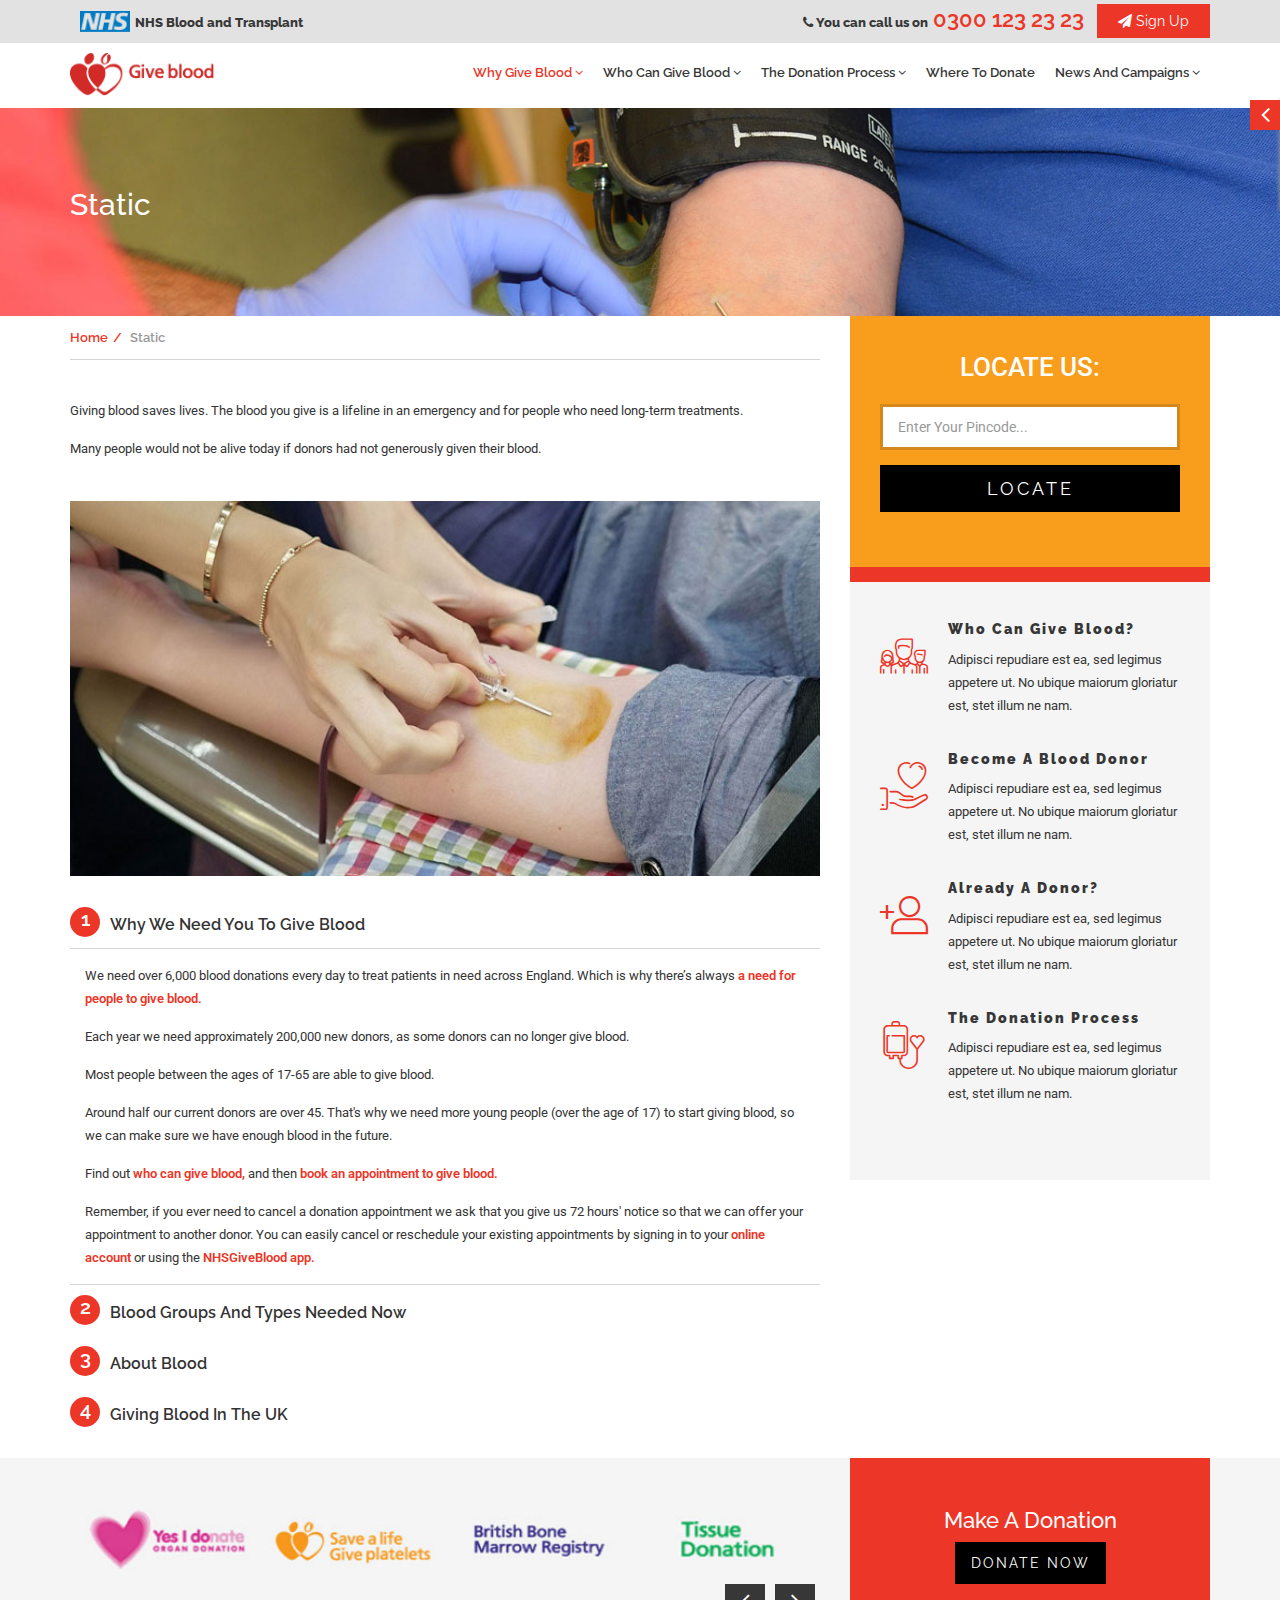
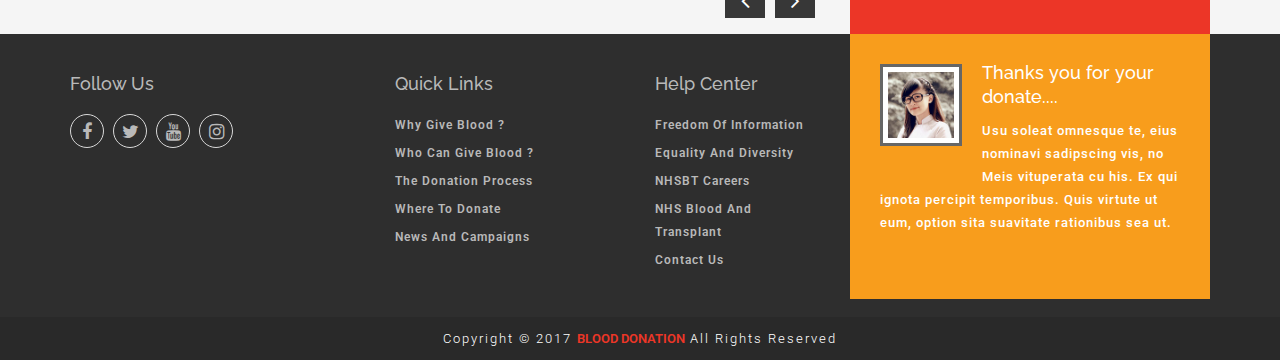
<file: static.html>
<!doctype html>
<html>
<head>
	<meta charset="UTF-8" />
	<meta http-equiv="content-type" content="text/html; charset=utf-8" />
	<meta name="viewport" content="width=device-width, initial-scale=1.0">

	<title> Blood Donation </title>

	<!-- Bootstrap -->
	<link rel="stylesheet" type="text/css" href="css/bootstrap.min.css">

	<!-- Font Awsome -->
	<link rel="stylesheet" type="text/css" href="css/font-awesome.min.css">

	<!-- Flaticon -->
	<link rel="stylesheet" href="fonts/flaticon/flaticon.css">

	<!-- Owl Carousel -->
    <link rel="stylesheet" type="text/css" href="css/owl.carousel.min.css">
    <link rel="stylesheet" type="text/css" href="css/owl.theme.default.min.css">

    <!-- Google Fonts -->
	<link href="https://fonts.googleapis.com/css?family=Raleway:100,200,300,400,500,600,700,800,900" rel="stylesheet">
	<link href="https://fonts.googleapis.com/css?family=Roboto:300,400,500,700,900" rel="stylesheet">

	<!-- Custom -->
	<link rel="stylesheet" type="text/css" href="css/style.css">
	<link rel="stylesheet" type="text/css" href="css/responsive.css">
</head>
<body>
	<div class="btn_div">
		<a href="javascript:void(0)" class="btn_tog">
			<i class="fa fa-angle-left"></i>
		</a>
		<input class="f_size decr" type="button" value="A-" />
		<input class="f_size incr" type="button" value="A+" />
	</div>
	<!-- Top Bar -->
	<section class="top_bar">
		<div class="container">
			<div class="row">
				<div class="col-sm-6 grid grid_left">
					<a href="#" class="chng">
						<img src="images/nhs.png" alt="">
						<span class="chng">NHS Blood and Transplant</span>
					</a>
				</div>
				<div class="col-sm-6 grid grid_right">
					<a href="tel:03001232323" class="chng">
						<span class="chng"><i class="fa fa-phone"></i> You can call us on</span>
						0300 123 23 23
					</a>
					<a href="register.html" class="btn btn_sign chng">
						<i class="fa fa-paper-plane"></i>
						sign up
					</a>
				</div>
			</div>
		</div>
	</section>
	<!-- Menu -->
	<section class="menu">
		<nav class="navbar">
			<div class="container">
				<div class="navbar-header">
					<button aria-controls="navbar" aria-expanded="false" class="navbar-toggle collapsed" data-target="#navbar" data-toggle="collapse" type="button">
						<span class="sr-only">Toggle navigation</span> 
						<span class="icon-bar"></span> 
						<span class="icon-bar"></span> 
						<span class="icon-bar"></span>
					</button> 
					<a class="logo" href="index.html">
						<img src="images/logo.png" alt="">
					</a>
				</div>
				<div class="navbar-collapse collapse" id="navbar">
					<ul class="nav navbar-nav navbar-right chng">
						<li class="dropdown active">
							<a class="dropdown-toggle" data-toggle="dropdown" href="#">Why give blood <i class="fa fa-angle-down"></i></a>
							<ul class="dropdown-menu">
								<li>
									<a href="the-need-for-blood.html" class="chng">The need for blood</a>
								</li>
								<li>
									<a href="how-blood-is-used.html" class="chng">How blood is used</a>
								</li>
								<li>
									<a href="who-you-could-help.html" class="chng">Who you could help</a>
								</li>
							</ul>
						</li>
						<li class="dropdown">
							<a class="dropdown-toggle" data-toggle="dropdown" href="#">Who can give blood <i class="fa fa-angle-down"></i></a>
							<ul class="dropdown-menu">
								<li>
									<a class="chng" href="can-i-give-blood.html">Can I give blood?</a>
								</li>
								<li>
									<a class="chng" href="health-eligibility.html">Health and Eligibility</a>
								</li>
								<li>
									<a class="chng" href="static.html">Travel considerations</a>
								</li>
								<li>
									<a class="chng" href="static.html">Occupation considerations</a>
								</li>
								<li>
									<a class="chng" href="static.html">Men who have sex with men</a>
								</li>
								<li>
									<a class="chng" href="static.html">Donors and disability</a>
								</li>
							</ul>
						</li>
						<li class="dropdown">
							<a class="dropdown-toggle" data-toggle="dropdown" href="#">The donation process <i class="fa fa-angle-down"></i></a>
							<ul class="dropdown-menu">
								<li>
									<a class="chng" href="static.html">Registering online</a>
								</li>
								<li>
									<a class="chng" href="static.html">Preparing to give blood</a>
								</li>
								<li>
									<a class="chng" href="static.html">What happens on the day</a>
								</li>
								<li>
									<a class="chng" href="static.html">After your donation</a>
								</li>
								<li>
									<a class="chng" href="static.html">About our donation venues</a>
								</li>
								<li>
									<a class="chng" href="static.html">Further information</a>
								</li>
								<li>
									<a class="chng" href="static.html">Recognising donors</a>
								</li>
							</ul>
						</li>
						<li>
							<a href="where-to-donate.html">Where to donate</a>
						</li>
						<li class="dropdown">
							<a class="dropdown-toggle" data-toggle="dropdown" href="#">News and campaigns <i class="fa fa-angle-down"></i></a>
							<ul class="dropdown-menu">
								<li>
									<a class="chng" href="news-and-campaigns.html">News and statements</a>
								</li>
								<li>
									<a class="chng" href="news-and-campaigns.html">Campaigns</a>
								</li>
								<li>
									<a class="chng" href="static.html">The Donor magazine</a>
								</li>
							</ul>
						</li>
					</ul>
				</div>
			</div>
		</nav>
	</section>
	<!-- Full Banner -->
	<section class="inner_banner" style="background-image:url(images/slider1.jpg);">
		<div class="container">
			<div class="row">
				<div class="col-sm-12">
					<div class="content">
						<h2 class="inner_heading chng">static</h2>
					</div>
				</div>
			</div>
		</div>
	</section>
	<!-- Body -->
	<section class="body_content">
		<div class="container">
			<div class="row">
				<div class="col-sm-8">
					<ul class="breadc chng">
						<li>
							<a href="index.html">home</a>
						</li>
						<li class="active">
							<a href="static.html">static</a>
						</li>
					</ul>
					<div class="content chng">
						<p>Giving blood saves lives. The blood you give is a lifeline in an emergency and for people who need long-term treatments.</p>
						<p>Many people would not be alive today if donors had not generously given their blood.</p>
						<img src="images/inner1.jpg" alt="" style="margin:2em 0;">
						<div class="panel-group" id="accordion">
							<div class="panel panel_c">
								<div class="panel-heading">
									<h4 class="panel-title chng">
										<a data-toggle="collapse" data-parent="#accordion" href="#col1"><span class="chng">1</span>Why we need you to give blood</a>
									</h4>
								</div>
								<div id="col1" class="panel-collapse collapse in">
									<div class="panel-body">
										<p>We need over 6,000 blood donations every day to treat patients in need across England. Which is why there’s always <a href="#">a need for people to give blood.</a></p>
										<p>Each year we need approximately 200,000 new donors, as some donors can no longer give blood.</p>
										<p>Most people between the ages of 17-65 are able to give blood.</p>
										<p>Around half our current donors are over 45. That's why we need more young people (over the age of 17) to start giving blood, so we can make sure we have enough blood in the future.</p>
										<p>Find out <a href="#"> who can give blood,</a> and then <a href="#"> book an appointment to give blood.</a></p>
										<p>Remember, if you ever need to cancel a donation appointment we ask that you give us 72 hours' notice so that we can offer your appointment to another donor. You can easily cancel or reschedule your existing appointments by signing in to your <a href="#"> online account</a> or using the <a href="#"> NHSGiveBlood app.</a></p>
									</div>
								</div>
							</div>
							<div class="panel panel_c">
								<div class="panel-heading">
									<h4 class="panel-title chng">
										<a data-toggle="collapse" data-parent="#accordion" href="#col2"><span class="chng">2</span>Blood groups and types needed now</a>
									</h4>
								</div>
								<div id="col2" class="panel-collapse collapse">
									<div class="panel-body">
										<p>We need more donors from all blood groups and types. We particularly need more people from <a href="#">black, Asian and minority ethnic</a> communities to give blood so that we have a supply of certain blood types.</p>
										<p>As part of our #ImThere campaign, we are aiming to find <a href="#">40,000 black donors</a> to provide much needed blood donations for black patients with sickle cell disease. They need life-saving blood from black donors, which provides the closest match to their own.</p>
										<p>Register as a blood donor and <a href="#">book an appointment</a> to give blood and help someone in need today.</p>
									</div>
								</div>
							</div>
							<div class="panel panel_c">
								<div class="panel-heading">
									<h4 class="panel-title chng">
										<a data-toggle="collapse" data-parent="#accordion" href="#col3"><span class="chng">3</span>About blood</a>
									</h4>
								</div>
								<div id="col3" class="panel-collapse collapse">
									<div class="panel-body">
										<p>Blood has many different parts or <a href="#">components</a> including red blood cells, plasma and platelets.</p>
										<p>It is also classified into different blood groups and blood types. Find out <a href="#">why we need blood</a> and <a href="#">how it is used.</a></p>
									</div>
								</div>
							</div>
							<div class="panel panel_c">
								<div class="panel-heading">
									<h4 class="panel-title chng">
										<a data-toggle="collapse" data-parent="#accordion" href="#col4"><span class="chng">4</span>Giving blood in the UK</a>
									</h4>
								</div>
								<div id="col4" class="panel-collapse collapse">
									<div class="panel-body">
										<p>We collect blood in England. The rest of the UK has different services who do this:</p>
										<ul class="link_list">
											<li>
												<a href="#">Welsh Blood Service </a>
											</li>
											<li>
												<a href="#">Scottish National Blood Transfusion Service</a>
											</li>
											<li>
												<a href="#">Northern Ireland Blood Transfusion Service</a>
											</li>
										</ul>
									</div>
								</div>
							</div>
						</div>
					</div>
				</div>
				<div class="col-sm-4 service">
					<div class="donate-form">
						<form class="main_form">
							<div class="form-group">
								<label class="chng">Locate Us:</label>
								 <input type="text" class="form-control chng" placeholder="Enter Your Pincode...">
							</div>
							<div class="form-group">
								<input type="submit" value="Locate" class="btn btn_locate chng">
							</div>
						</form>
					</div>
					<div class="contain">
						<div class="col-sm-12 service-box">
							<i class="flaticon-team chng"></i>
							<h5 class="chng">Who can give blood?</h5>
							<p class="chng">Adipisci repudiare est ea, sed legimus appetere ut. No ubique maiorum gloriatur est, stet illum ne nam.</p>
						</div>
						<div class="col-sm-12 service-box">
							<i class="flaticon-donation chng"></i>
							<h5 class="chng">Become a blood donor</h5>
							<p class="chng">Adipisci repudiare est ea, sed legimus appetere ut. No ubique maiorum gloriatur est, stet illum ne nam.</p>
						</div>
						<div class="col-sm-12 service-box">
							<i class="flaticon-add-user chng"></i>
							<h5 class="chng">Already a donor?</h5>
							<p class="chng">Adipisci repudiare est ea, sed legimus appetere ut. No ubique maiorum gloriatur est, stet illum ne nam.</p>
						</div>
						<div class="col-sm-12 service-box">
							<i class="flaticon-blood-donation chng"></i>
							<h5 class="chng">The donation process</h5>
							<p class="chng">Adipisci repudiare est ea, sed legimus appetere ut. No ubique maiorum gloriatur est, stet illum ne nam.</p>
						</div>
					</div>
				</div>
			</div>
		</div>
	</section>
	
	<!-- Save Live -->
	<section class="save_live">
		<div class="container">
			<div class="row">
				<div class="col-sm-8 grid_left">
					<div class="owl-carousel owl-theme" id="save_slider">
						<div class="item">
							<img src="images/save1.jpg" alt="">
						</div>
						<div class="item">
							<img src="images/save2.jpg" alt="">
						</div>
						<div class="item">
							<img src="images/save3.jpg" alt="">
						</div>
						<div class="item">
							<img src="images/save4.jpg" alt="">
						</div>
						<div class="item">
							<img src="images/save5.jpg" alt="">
						</div>
						<div class="item">
							<img src="images/save6.jpg" alt="">
						</div>
					</div>
				</div>
				<div class="col-sm-4 grid_right">
					<div class="grid">
						<h5 class="chng">Make a donation</h5>
						<a href="#" class="btn btn_donate chng">donate now</a>
					</div>
				</div>
			</div>
		</div>
	</section>
	<!-- Footer -->
	<section class="footer">
		<div class="container">
			<div class="row">
				<div class="col-sm-8 grid_left">
					<div class="row">
						<div class="col-sm-5 grid">
							<h5 class="chng">follow us</h5>
							<ul class="social chng">
								<li>
									<a href="#">
										<i class="fa fa-facebook-f"></i>
									</a>
								</li>
								<li>
									<a href="#">
										<i class="fa fa-twitter"></i>
									</a>
								</li>
								<li>
									<a href="#">
										<i class="fa fa-youtube"></i>
									</a>
								</li>
								<li>
									<a href="#">
										<i class="fa fa-instagram"></i>
									</a>
								</li>
							</ul>
						</div>
						<div class="col-sm-4 grid">
							<h5 class="chng">quick links</h5>
							<ul class="links chng">
								<li>
									<a href="why-give-blood.html">Why give blood ?</a>
								</li>
								<li>
									<a href="static.html">Who can give blood ?</a>
								</li>
								<li>
									<a href="static.html">The donation process</a>
								</li>
								<li>
									<a href="where-to-donate.html">Where to donate</a>
								</li>
								<li>
									<a href="news-and-campaigns.html">News and campaigns </a>
								</li>
							</ul>
						</div>
						<div class="col-sm-3 grid">
							<h5 class="chng">Help Center</h5>
							<ul class="links chng">
								<li>
									<a href="static.html">Freedom of Information</a>
								</li>
								<li>
									<a href="static.html">Equality and Diversity</a>
								</li>
								<li>
									<a href="static.html">NHSBT Careers</a>
								</li>
								<li>
									<a href="static.html">NHS Blood and Transplant</a>
								</li>
								<li>
									<a href="contact.html">contact us</a>
								</li>
							</ul>
						</div>
					</div>
				</div>
				<div class="col-sm-4 grid_right">
					<div class="grid">
						<img src="images/f_img.jpg" alt="">
						<h5 class="chng">Thanks you for your donate....</h5>
						<p class="chng">Usu soleat omnesque te, eius nominavi sadipscing vis, no Meis vituperata cu his. Ex qui ignota percipit temporibus. Quis virtute ut eum, option sita suavitate rationibus sea ut.</p>
					</div>
				</div>
			</div>
		</div>
	</section>
	<!-- Copyright -->
	<section class="copyright">
		<div class="container">
			<div class="row">
				<div class="col-sm-12">
					<p class="chng">Copyright © 2017 <a href="#">Blood donation</a> All rights reserved</p>
				</div>
			</div>
		</div>
	</section>
	
	<!-- Jquery Min -->
	<script src="js/jquery.min.js"></script>

	<!-- Bootstrap -->
	<script src="js/bootstrap.min.js"></script>

	<!-- Map -->
    <script type="text/javascript" src="https://maps.google.com/maps/api/js"></script>
    <script src="js/jquery.tekmap.js"></script>

	<!-- Owl Carousel -->
    <script src="js/owl.carousel.min.js"></script>

    <!-- Custom -->
	<script src="js/custom.js"></script>
</body>
</html>
</file>
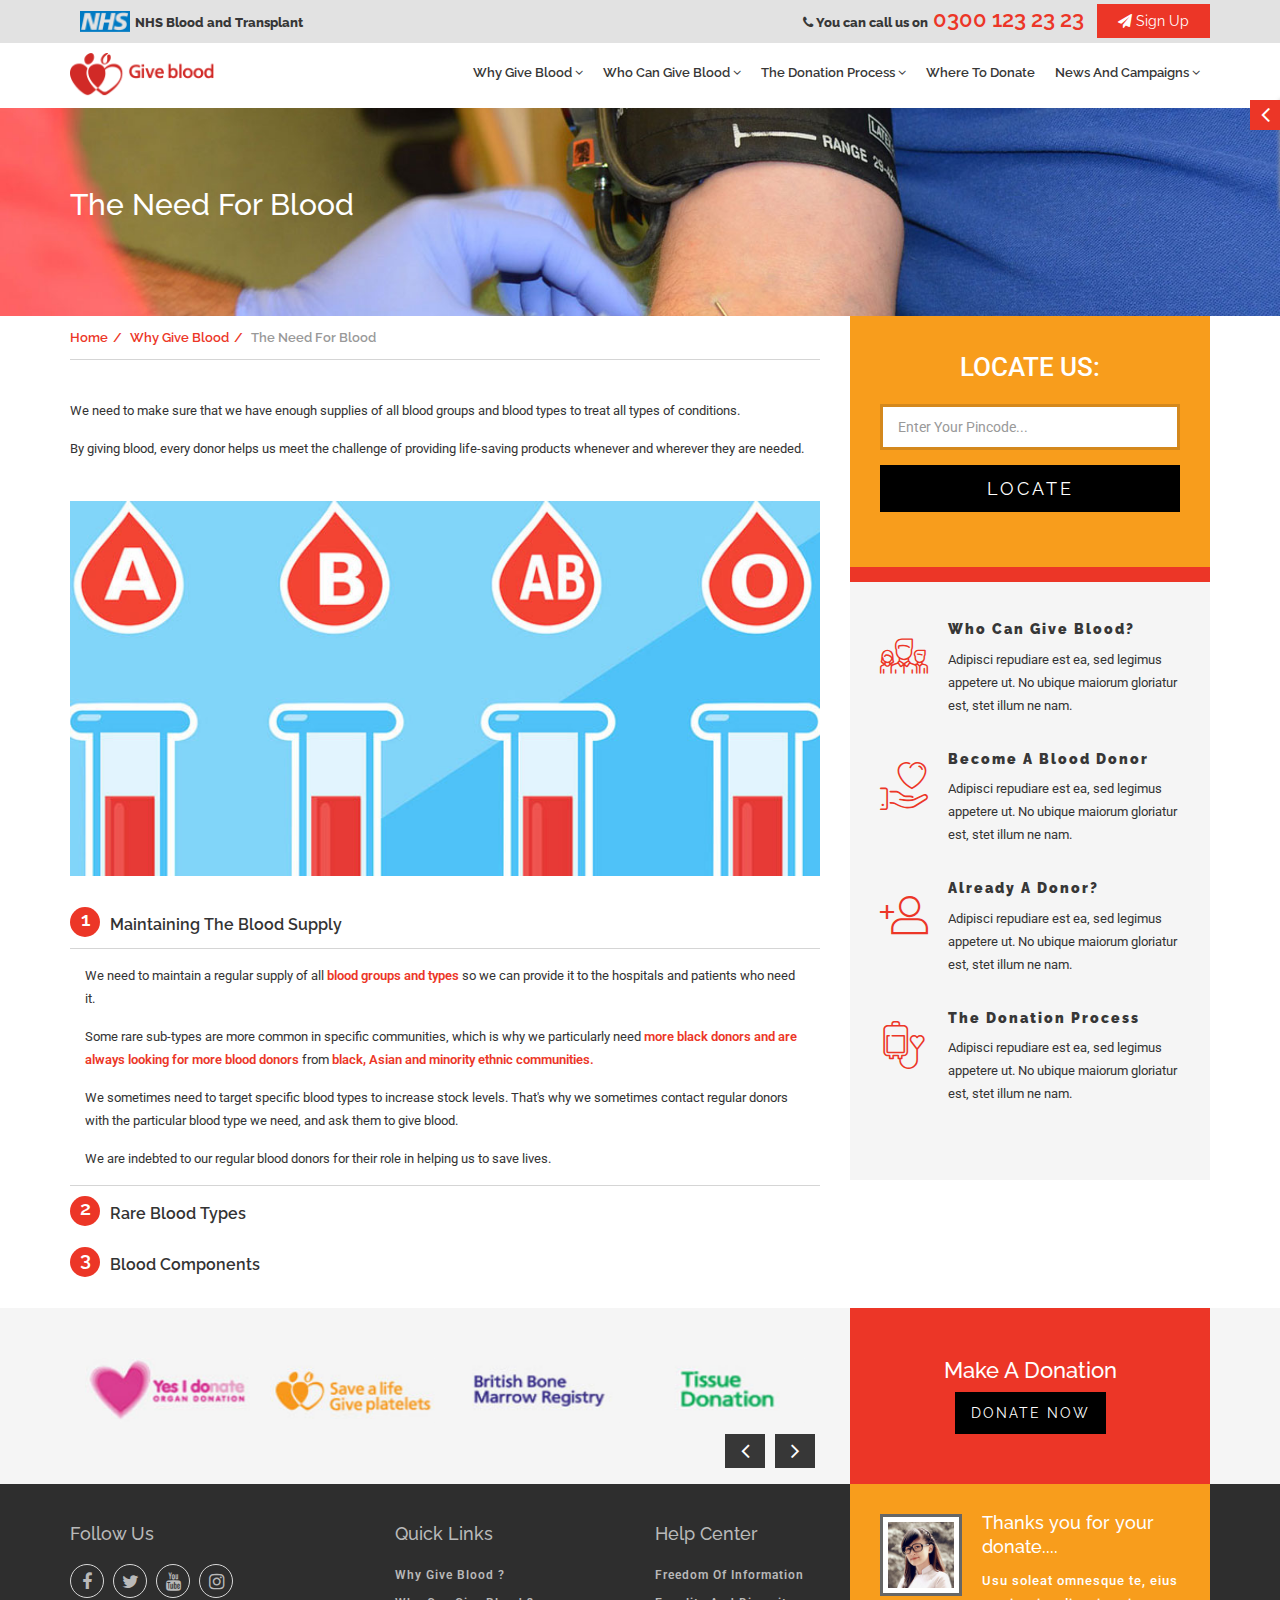
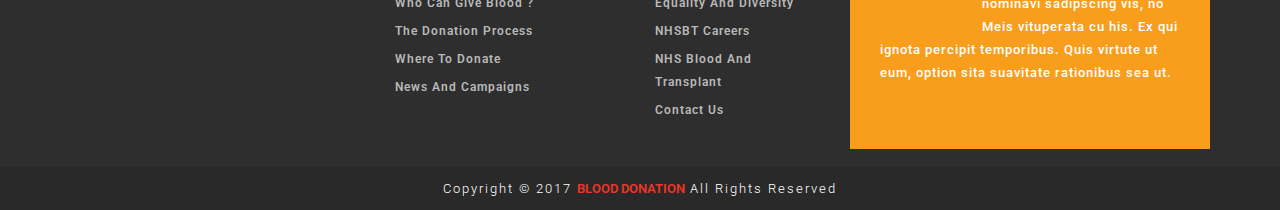
<file: the-need-for-blood.html>
<!doctype html>
<html>
<head>
	<meta charset="UTF-8" />
	<meta http-equiv="content-type" content="text/html; charset=utf-8" />
	<meta name="viewport" content="width=device-width, initial-scale=1.0">

	<title> Blood Donation </title>

	<!-- Bootstrap -->
	<link rel="stylesheet" type="text/css" href="css/bootstrap.min.css">

	<!-- Font Awsome -->
	<link rel="stylesheet" type="text/css" href="css/font-awesome.min.css">

	<!-- Flaticon -->
	<link rel="stylesheet" href="fonts/flaticon/flaticon.css">

	<!-- Owl Carousel -->
    <link rel="stylesheet" type="text/css" href="css/owl.carousel.min.css">
    <link rel="stylesheet" type="text/css" href="css/owl.theme.default.min.css">

    <!-- Google Fonts -->
	<link href="https://fonts.googleapis.com/css?family=Raleway:100,200,300,400,500,600,700,800,900" rel="stylesheet">
	<link href="https://fonts.googleapis.com/css?family=Roboto:300,400,500,700,900" rel="stylesheet">

	<!-- Custom -->
	<link rel="stylesheet" type="text/css" href="css/style.css">
	<link rel="stylesheet" type="text/css" href="css/responsive.css">
</head>
<body>
	<div class="btn_div">
		<a href="javascript:void(0)" class="btn_tog">
			<i class="fa fa-angle-left"></i>
		</a>
		<input class="f_size decr" type="button" value="A-" />
		<input class="f_size incr" type="button" value="A+" />
	</div>
	<!-- Top Bar -->
	<section class="top_bar">
		<div class="container">
			<div class="row">
				<div class="col-sm-6 grid grid_left">
					<a href="#" class="chng">
						<img src="images/nhs.png" alt="">
						<span class="chng">NHS Blood and Transplant</span>
					</a>
				</div>
				<div class="col-sm-6 grid grid_right">
					<a href="tel:03001232323" class="chng">
						<span class="chng"><i class="fa fa-phone"></i> You can call us on</span>
						0300 123 23 23
					</a>
					<a href="register.html" class="btn btn_sign chng">
						<i class="fa fa-paper-plane"></i>
						sign up
					</a>
				</div>
			</div>
		</div>
	</section>
	<!-- Menu -->
	<section class="menu">
		<nav class="navbar">
			<div class="container">
				<div class="navbar-header">
					<button aria-controls="navbar" aria-expanded="false" class="navbar-toggle collapsed" data-target="#navbar" data-toggle="collapse" type="button">
						<span class="sr-only">Toggle navigation</span> 
						<span class="icon-bar"></span> 
						<span class="icon-bar"></span> 
						<span class="icon-bar"></span>
					</button> 
					<a class="logo" href="index.html">
						<img src="images/logo.png" alt="">
					</a>
				</div>
				<div class="navbar-collapse collapse" id="navbar">
					<ul class="nav navbar-nav navbar-right chng">
						<li class="dropdown">
							<a class="dropdown-toggle" data-toggle="dropdown" href="#">Why give blood <i class="fa fa-angle-down"></i></a>
							<ul class="dropdown-menu">
								<li class="active">
									<a href="the-need-for-blood.html" class="chng">The need for blood</a>
								</li>
								<li>
									<a href="how-blood-is-used.html" class="chng">How blood is used</a>
								</li>
								<li>
									<a href="who-you-could-help.html" class="chng">Who you could help</a>
								</li>
							</ul>
						</li>
						<li class="dropdown">
							<a class="dropdown-toggle" data-toggle="dropdown" href="#">Who can give blood <i class="fa fa-angle-down"></i></a>
							<ul class="dropdown-menu">
								<li>
									<a class="chng" href="can-i-give-blood.html">Can I give blood?</a>
								</li>
								<li>
									<a class="chng" href="health-eligibility.html">Health and Eligibility</a>
								</li>
								<li>
									<a class="chng" href="static.html">Travel considerations</a>
								</li>
								<li>
									<a class="chng" href="static.html">Occupation considerations</a>
								</li>
								<li>
									<a class="chng" href="static.html">Men who have sex with men</a>
								</li>
								<li>
									<a class="chng" href="static.html">Donors and disability</a>
								</li>
							</ul>
						</li>
						<li class="dropdown">
							<a class="dropdown-toggle" data-toggle="dropdown" href="#">The donation process <i class="fa fa-angle-down"></i></a>
							<ul class="dropdown-menu">
								<li>
									<a class="chng" href="static.html">Registering online</a>
								</li>
								<li>
									<a class="chng" href="static.html">Preparing to give blood</a>
								</li>
								<li>
									<a class="chng" href="static.html">What happens on the day</a>
								</li>
								<li>
									<a class="chng" href="static.html">After your donation</a>
								</li>
								<li>
									<a class="chng" href="static.html">About our donation venues</a>
								</li>
								<li>
									<a class="chng" href="static.html">Further information</a>
								</li>
								<li>
									<a class="chng" href="static.html">Recognising donors</a>
								</li>
							</ul>
						</li>
						<li>
							<a href="where-to-donate.html">Where to donate</a>
						</li>
						<li class="dropdown">
							<a class="dropdown-toggle" data-toggle="dropdown" href="#">News and campaigns <i class="fa fa-angle-down"></i></a>
							<ul class="dropdown-menu">
								<li>
									<a class="chng" href="news-and-campaigns.html">News and statements</a>
								</li>
								<li>
									<a class="chng" href="news-and-campaigns.html">Campaigns</a>
								</li>
								<li>
									<a class="chng" href="static.html">The Donor magazine</a>
								</li>
							</ul>
						</li>
					</ul>
				</div>
			</div>
		</nav>
	</section>
	<!-- Full Banner -->
	<section class="inner_banner" style="background-image:url(images/slider1.jpg);">
		<div class="container">
			<div class="row">
				<div class="col-sm-12">
					<div class="content">
						<h2 class="inner_heading chng">The need for blood</h2>
					</div>
				</div>
			</div>
		</div>
	</section>
	<!-- Body -->
	<section class="body_content">
		<div class="container">
			<div class="row">
				<div class="col-sm-8">
					<ul class="breadc chng">
						<li>
							<a href="index.html">home</a>
						</li>
						<li>
							<a href="why-give-blood.html">why give blood</a>
						</li>
						<li class="active">
							<a href="the-need-for-blood.html">The need for blood</a>
						</li>
					</ul>
					<div class="content chng">
						<p>We need to make sure that we have enough supplies of all blood groups and blood types to treat all types of conditions.</p>
						<p>By giving blood, every donor helps us meet the challenge of providing life-saving products whenever and wherever they are needed.</p>
						<img src="images/inner2.jpg" alt="" style="margin:2em 0;">
						<div class="panel-group" id="accordion">
							<div class="panel panel_c">
								<div class="panel-heading">
									<h4 class="panel-title chng">
										<a data-toggle="collapse" data-parent="#accordion" href="#col1"><span class="chng">1</span>Maintaining the blood supply</a>
									</h4>
								</div>
								<div id="col1" class="panel-collapse collapse in">
									<div class="panel-body">
										<p>We need to maintain a regular supply of all <a href="#">blood groups and types</a> so we can provide it to the hospitals and patients who need it.</p>
										<p>Some rare sub-types are more common in specific communities, which is why we particularly need <a href="#">more black donors and are always looking for more blood donors</a> from <a href="#">black, Asian and minority ethnic communities.</a></p>
										<p>We sometimes need to target specific blood types to increase stock levels. That's why we sometimes contact regular donors with the particular blood type we need, and ask them to give blood.</p>
										<p>We are indebted to our regular blood donors for their role in helping us to save lives.</p>
									</div>
								</div>
							</div>
							<div class="panel panel_c">
								<div class="panel-heading">
									<h4 class="panel-title chng">
										<a data-toggle="collapse" data-parent="#accordion" href="#col2"><span class="chng">2</span>Rare blood types</a>
									</h4>
								</div>
								<div id="col2" class="panel-collapse collapse">
									<div class="panel-body">
										<p>A <a href="#">rare blood type</a> is any blood type that is difficult to find in the population where you may need that "rare" type of blood.</p>
										<p>O Rh negative blood is rare but essential because it is the only blood type that can be given to anyone, regardless of their blood type.</p>
										<p>Donors with the blood group B Rh positive are more often found in <a href="#">black and south Asian minority ethnic communities.</a></p>
										<p>Similarly, some <a href="#">rare subtypes, such as Ro,</a> are more common in <a href="#">black communities. </a></p>
									</div>
								</div>
							</div>
							<div class="panel panel_c">
								<div class="panel-heading">
									<h4 class="panel-title chng">
										<a data-toggle="collapse" data-parent="#accordion" href="#col3"><span class="chng">3</span>Blood components</a>
									</h4>
								</div>
								<div id="col3" class="panel-collapse collapse">
									<div class="panel-body">
										<p>Your <a href="#">blood's main components</a> are red cells, plasma and platelets. These are used to treat many different illnesses and conditions.</p>
										<p>They have a short shelf life, so we always need to top up the supply:</p>
										<ul class="text_list">
											<li>red blood cells can be stored for up to 35 days</li>
											<li>platelets can be stored for up to 7 days</li>
											<li>plasma can be stored for up to 3 years</li>
										</ul>
									</div>
								</div>
							</div>
						</div>
					</div>
				</div>
				<div class="col-sm-4 service">
					<div class="donate-form">
						<form class="main_form">
							<div class="form-group">
								<label class="chng">Locate Us:</label>
								 <input type="text" class="form-control chng" placeholder="Enter Your Pincode...">
							</div>
							<div class="form-group">
								<input type="submit" value="Locate" class="btn btn_locate chng">
							</div>
						</form>
					</div>
					<div class="contain">
						<div class="col-sm-12 service-box">
							<i class="flaticon-team chng"></i>
							<h5 class="chng">Who can give blood?</h5>
							<p class="chng">Adipisci repudiare est ea, sed legimus appetere ut. No ubique maiorum gloriatur est, stet illum ne nam.</p>
						</div>
						<div class="col-sm-12 service-box">
							<i class="flaticon-donation chng"></i>
							<h5 class="chng">Become a blood donor</h5>
							<p class="chng">Adipisci repudiare est ea, sed legimus appetere ut. No ubique maiorum gloriatur est, stet illum ne nam.</p>
						</div>
						<div class="col-sm-12 service-box">
							<i class="flaticon-add-user chng"></i>
							<h5 class="chng">Already a donor?</h5>
							<p class="chng">Adipisci repudiare est ea, sed legimus appetere ut. No ubique maiorum gloriatur est, stet illum ne nam.</p>
						</div>
						<div class="col-sm-12 service-box">
							<i class="flaticon-blood-donation chng"></i>
							<h5 class="chng">The donation process</h5>
							<p class="chng">Adipisci repudiare est ea, sed legimus appetere ut. No ubique maiorum gloriatur est, stet illum ne nam.</p>
						</div>
					</div>
				</div>
			</div>
		</div>
	</section>
	
	<!-- Save Live -->
	<section class="save_live">
		<div class="container">
			<div class="row">
				<div class="col-sm-8 grid_left">
					<div class="owl-carousel owl-theme" id="save_slider">
						<div class="item">
							<img src="images/save1.jpg" alt="">
						</div>
						<div class="item">
							<img src="images/save2.jpg" alt="">
						</div>
						<div class="item">
							<img src="images/save3.jpg" alt="">
						</div>
						<div class="item">
							<img src="images/save4.jpg" alt="">
						</div>
						<div class="item">
							<img src="images/save5.jpg" alt="">
						</div>
						<div class="item">
							<img src="images/save6.jpg" alt="">
						</div>
					</div>
				</div>
				<div class="col-sm-4 grid_right">
					<div class="grid">
						<h5 class="chng">Make a donation</h5>
						<a href="#" class="btn btn_donate chng">donate now</a>
					</div>
				</div>
			</div>
		</div>
	</section>
	<!-- Footer -->
	<section class="footer">
		<div class="container">
			<div class="row">
				<div class="col-sm-8 grid_left">
					<div class="row">
						<div class="col-sm-5 grid">
							<h5 class="chng">follow us</h5>
							<ul class="social chng">
								<li>
									<a href="#">
										<i class="fa fa-facebook-f"></i>
									</a>
								</li>
								<li>
									<a href="#">
										<i class="fa fa-twitter"></i>
									</a>
								</li>
								<li>
									<a href="#">
										<i class="fa fa-youtube"></i>
									</a>
								</li>
								<li>
									<a href="#">
										<i class="fa fa-instagram"></i>
									</a>
								</li>
							</ul>
						</div>
						<div class="col-sm-4 grid">
							<h5 class="chng">quick links</h5>
							<ul class="links chng">
								<li>
									<a href="why-give-blood.html">Why give blood ?</a>
								</li>
								<li>
									<a href="static.html">Who can give blood ?</a>
								</li>
								<li>
									<a href="static.html">The donation process</a>
								</li>
								<li>
									<a href="where-to-donate.html">Where to donate</a>
								</li>
								<li>
									<a href="news-and-campaigns.html">News and campaigns </a>
								</li>
							</ul>
						</div>
						<div class="col-sm-3 grid">
							<h5 class="chng">Help Center</h5>
							<ul class="links chng">
								<li>
									<a href="static.html">Freedom of Information</a>
								</li>
								<li>
									<a href="static.html">Equality and Diversity</a>
								</li>
								<li>
									<a href="static.html">NHSBT Careers</a>
								</li>
								<li>
									<a href="static.html">NHS Blood and Transplant</a>
								</li>
								<li>
									<a href="contact.html">contact us</a>
								</li>
							</ul>
						</div>
					</div>
				</div>
				<div class="col-sm-4 grid_right">
					<div class="grid">
						<img src="images/f_img.jpg" alt="">
						<h5 class="chng">Thanks you for your donate....</h5>
						<p class="chng">Usu soleat omnesque te, eius nominavi sadipscing vis, no Meis vituperata cu his. Ex qui ignota percipit temporibus. Quis virtute ut eum, option sita suavitate rationibus sea ut.</p>
					</div>
				</div>
			</div>
		</div>
	</section>
	<!-- Copyright -->
	<section class="copyright">
		<div class="container">
			<div class="row">
				<div class="col-sm-12">
					<p class="chng">Copyright © 2017 <a href="#">Blood donation</a> All rights reserved</p>
				</div>
			</div>
		</div>
	</section>
	
	<!-- Jquery Min -->
	<script src="js/jquery.min.js"></script>

	<!-- Bootstrap -->
	<script src="js/bootstrap.min.js"></script>

	<!-- Map -->
    <script type="text/javascript" src="https://maps.google.com/maps/api/js"></script>
    <script src="js/jquery.tekmap.js"></script>

	<!-- Owl Carousel -->
    <script src="js/owl.carousel.min.js"></script>

    <!-- Custom -->
	<script src="js/custom.js"></script>
</body>
</html>
</file>
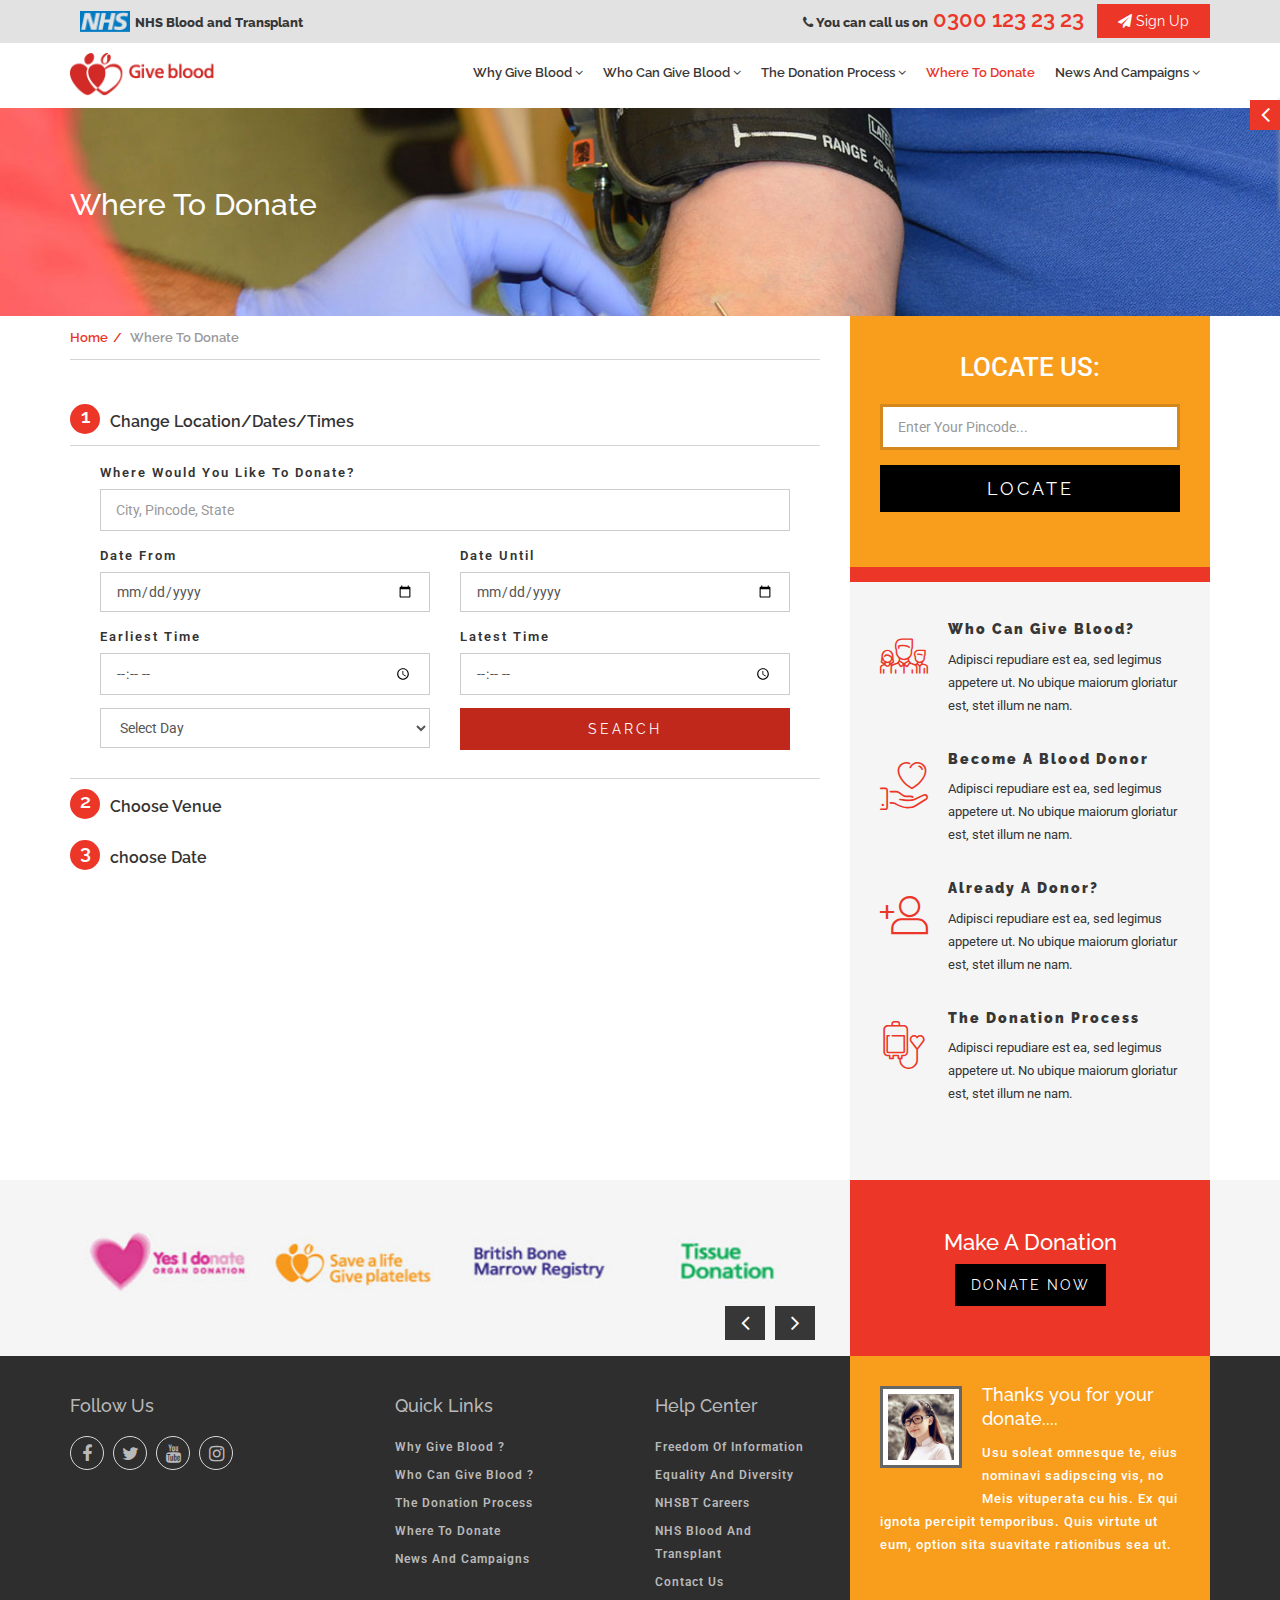
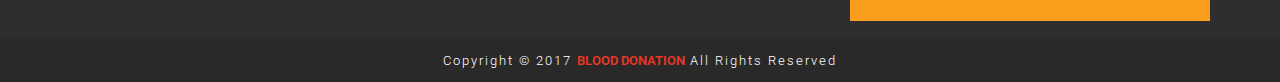
<file: where-to-donate.html>
<!doctype html>
<html>
<head>
	<meta charset="UTF-8" />
	<meta http-equiv="content-type" content="text/html; charset=utf-8" />
	<meta name="viewport" content="width=device-width, initial-scale=1.0">

	<title> Blood Donation </title>

	<!-- Bootstrap -->
	<link rel="stylesheet" type="text/css" href="css/bootstrap.min.css">

	<!-- Font Awsome -->
	<link rel="stylesheet" type="text/css" href="css/font-awesome.min.css">

	<!-- Flaticon -->
	<link rel="stylesheet" href="fonts/flaticon/flaticon.css">

	<!-- Owl Carousel -->
    <link rel="stylesheet" type="text/css" href="css/owl.carousel.min.css">
    <link rel="stylesheet" type="text/css" href="css/owl.theme.default.min.css">

    <!-- Google Fonts -->
	<link href="https://fonts.googleapis.com/css?family=Raleway:100,200,300,400,500,600,700,800,900" rel="stylesheet">
	<link href="https://fonts.googleapis.com/css?family=Roboto:300,400,500,700,900" rel="stylesheet">

	<!-- Custom -->
	<link rel="stylesheet" type="text/css" href="css/style.css">
	<link rel="stylesheet" type="text/css" href="css/responsive.css">
</head>
<body>
	<div class="btn_div">
		<a href="javascript:void(0)" class="btn_tog">
			<i class="fa fa-angle-left"></i>
		</a>
		<input class="f_size decr" type="button" value="A-" />
		<input class="f_size incr" type="button" value="A+" />
	</div>
	<!-- Top Bar -->
	<section class="top_bar">
		<div class="container">
			<div class="row">
				<div class="col-sm-6 grid grid_left">
					<a href="#" class="chng">
						<img src="images/nhs.png" alt="">
						<span class="chng">NHS Blood and Transplant</span>
					</a>
				</div>
				<div class="col-sm-6 grid grid_right">
					<a href="tel:03001232323" class="chng">
						<span class="chng"><i class="fa fa-phone"></i> You can call us on</span>
						0300 123 23 23
					</a>
					<a href="register.html" class="btn btn_sign chng">
						<i class="fa fa-paper-plane"></i>
						sign up
					</a>
				</div>
			</div>
		</div>
	</section>
	<!-- Menu -->
	<section class="menu">
		<nav class="navbar">
			<div class="container">
				<div class="navbar-header">
					<button aria-controls="navbar" aria-expanded="false" class="navbar-toggle collapsed" data-target="#navbar" data-toggle="collapse" type="button">
						<span class="sr-only">Toggle navigation</span> 
						<span class="icon-bar"></span> 
						<span class="icon-bar"></span> 
						<span class="icon-bar"></span>
					</button> 
					<a class="logo" href="index.html">
						<img src="images/logo.png" alt="">
					</a>
				</div>
				<div class="navbar-collapse collapse" id="navbar">
					<ul class="nav navbar-nav navbar-right chng">
						<li class="dropdown">
							<a class="dropdown-toggle" data-toggle="dropdown" href="#">Why give blood <i class="fa fa-angle-down"></i></a>
							<ul class="dropdown-menu">
								<li>
									<a href="the-need-for-blood.html" class="chng">The need for blood</a>
								</li>
								<li>
									<a href="how-blood-is-used.html" class="chng">How blood is used</a>
								</li>
								<li>
									<a href="who-you-could-help.html" class="chng">Who you could help</a>
								</li>
							</ul>
						</li>
						<li class="dropdown">
							<a class="dropdown-toggle" data-toggle="dropdown" href="#">Who can give blood <i class="fa fa-angle-down"></i></a>
							<ul class="dropdown-menu">
								<li>
									<a class="chng" href="can-i-give-blood.html">Can I give blood?</a>
								</li>
								<li>
									<a class="chng" href="health-eligibility.html">Health and Eligibility</a>
								</li>
								<li>
									<a class="chng" href="static.html">Travel considerations</a>
								</li>
								<li>
									<a class="chng" href="static.html">Occupation considerations</a>
								</li>
								<li>
									<a class="chng" href="static.html">Men who have sex with men</a>
								</li>
								<li>
									<a class="chng" href="static.html">Donors and disability</a>
								</li>
							</ul>
						</li>
						<li class="dropdown">
							<a class="dropdown-toggle" data-toggle="dropdown" href="#">The donation process <i class="fa fa-angle-down"></i></a>
							<ul class="dropdown-menu">
								<li>
									<a class="chng" href="static.html">Registering online</a>
								</li>
								<li>
									<a class="chng" href="static.html">Preparing to give blood</a>
								</li>
								<li>
									<a class="chng" href="static.html">What happens on the day</a>
								</li>
								<li>
									<a class="chng" href="static.html">After your donation</a>
								</li>
								<li>
									<a class="chng" href="static.html">About our donation venues</a>
								</li>
								<li>
									<a class="chng" href="static.html">Further information</a>
								</li>
								<li>
									<a class="chng" href="static.html">Recognising donors</a>
								</li>
							</ul>
						</li>
						<li class="active">
							<a href="where-to-donate.html">Where to donate</a>
						</li>
						<li class="dropdown">
							<a class="dropdown-toggle" data-toggle="dropdown" href="#">News and campaigns <i class="fa fa-angle-down"></i></a>
							<ul class="dropdown-menu">
								<li>
									<a class="chng" href="news-and-campaigns.html">News and statements</a>
								</li>
								<li>
									<a class="chng" href="news-and-campaigns.html">Campaigns</a>
								</li>
								<li>
									<a class="chng" href="static.html">The Donor magazine</a>
								</li>
							</ul>
						</li>
					</ul>
				</div>
			</div>
		</nav>
	</section>
	<!-- Full Banner -->
	<section class="inner_banner" style="background-image:url(images/slider1.jpg);">
		<div class="container">
			<div class="row">
				<div class="col-sm-12">
					<div class="content">
						<h2 class="inner_heading chng">where to donate</h2>
					</div>
				</div>
			</div>
		</div>
	</section>
	<!-- Body -->
	<section class="body_content">
		<div class="container">
			<div class="row">
				<div class="col-sm-8">
					<ul class="breadc chng">
						<li>
							<a href="index.html">home</a>
						</li>
						<li class="active">
							<a href="where-to-donate.html">where to donate</a>
						</li>
					</ul>
					<div class="content chng">
						<div class="panel-group" id="accordion">
							<div class="panel panel_c">
								<div class="panel-heading">
									<h4 class="panel-title chng">
										<a data-toggle="collapse" data-parent="#accordion" href="#col1"><span class="chng">1</span>Change location/dates/times</a>
									</h4>
								</div>
								<div id="col1" class="panel-collapse collapse in">
									<div class="panel-body">
										<div class="col-sm-12 cus_col">
											<label>Where would you like to donate?</label>
											<input type="text" placeholder="City, Pincode, State" class="form-control chng">
										</div>
										<div class="col-sm-6 cus_col">
											<label>Date from</label>
											<input type="date" class="form-control chng">
										</div>
										<div class="col-sm-6 cus_col">
											<label>Date until</label>
											<input type="date" class="form-control chng">
										</div>
										<div class="col-sm-6 cus_col">
											<label>Earliest time</label>
											<input type="time" class="form-control chng">
										</div>
										<div class="col-sm-6 cus_col">
											<label>Latest time</label>
											<input type="time" class="form-control chng">
										</div>
										<div class="col-sm-6 cus_col">
											<select class="form-control chng">
												<option value="" disabled="disable" selected="selected">Select Day</option>
												<option value="">Monday</option>
												<option value="">Tuesday</option>
												<option value="">Wednesday</option>
												<option value="">Thursday</option>
												<option value="">Friday</option>
												<option value="">Saturday</option>
												<option value="">Sunday</option>
											</select>
										</div>
										<div class="col-sm-6 cus_col">
											<input type="submit" value="Search" class="btn btn_regis chng">
										</div>
									</div>
								</div>
							</div>
							<div class="panel panel_c">
								<div class="panel-heading">
									<h4 class="panel-title chng">
										<a data-toggle="collapse" data-parent="#accordion" href="#col2"><span class="chng">2</span>Choose venue</a>
									</h4>
								</div>
								<div id="col2" class="panel-collapse collapse">
									<div class="panel-body">
										<table class="table">
											<thead>
												<tr>
													<th>Address</th>
													<th>distance</th>
													<th>select</th>
												</tr>
											</thead>
											<tbody>
												<tr>
													<td>
														<h3 class="chng">London, West End Donor Centre</h3>
														<span class="streat">26 Margaret Street, London</span>
														<span class="postalcode">W1W 8NB</span>
														<a href="#" class="viw_map">
															<i class="fa fa-map-marker"></i>
															View on map
														</a>
													</td>
													<td>
														<h4 class="dist chng">
															0.92
															<span>mile</span>
														</h4>
													</td>
													<td>
														<a href="#" class="btn btn_select chng">select venue</a>
													</td>
												</tr>
												<tr>
													<td>
														<h3 class="chng">London, West End Donor Centre</h3>
														<span class="streat">26 Margaret Street, London</span>
														<span class="postalcode">W1W 8NB</span>
														<a href="#" class="viw_map">
															<i class="fa fa-map-marker"></i>
															View on map
														</a>
													</td>
													<td>
														<h4 class="dist chng">
															0.92
															<span>mile</span>
														</h4>
													</td>
													<td>
														<a href="#" class="btn btn_select chng">select venue</a>
													</td>
												</tr>
												<tr>
													<td>
														<h3 class="chng">London, West End Donor Centre</h3>
														<span class="streat">26 Margaret Street, London</span>
														<span class="postalcode">W1W 8NB</span>
														<a href="#" class="viw_map">
															<i class="fa fa-map-marker"></i>
															View on map
														</a>
													</td>
													<td>
														<h4 class="dist chng">
															0.92
															<span>mile</span>
														</h4>
													</td>
													<td>
														<a href="#" class="btn btn_select chng">select venue</a>
													</td>
												</tr>
											</tbody>
										</table>
										<div id="map"></div>
									</div>
								</div>
							</div>
							<div class="panel panel_c">
								<div class="panel-heading">
									<h4 class="panel-title chng">
										<a data-toggle="collapse" data-parent="#accordion" href="#col3"><span class="chng">3</span>choose date</a>
									</h4>
								</div>
								<div id="col3" class="panel-collapse collapse">
									<div class="panel-body">
										<div class="col-sm-6 cus_col">
											<label>Date from</label>
											<input type="date" class="form-control chng">
										</div>
										<div class="col-sm-6 cus_col">
											<label>Date until</label>
											<input type="date" class="form-control chng">
										</div>
									</div>
								</div>
							</div>
						</div>
					</div>
				</div>
				<div class="col-sm-4 service">
					<div class="donate-form">
						<form class="main_form">
							<div class="form-group">
								<label class="chng">Locate Us:</label>
								 <input type="text" class="form-control chng" placeholder="Enter Your Pincode...">
							</div>
							<div class="form-group">
								<input type="submit" value="Locate" class="btn btn_locate chng">
							</div>
						</form>
					</div>
					<div class="contain">
						<div class="col-sm-12 service-box">
							<i class="flaticon-team chng"></i>
							<h5 class="chng">Who can give blood?</h5>
							<p class="chng">Adipisci repudiare est ea, sed legimus appetere ut. No ubique maiorum gloriatur est, stet illum ne nam.</p>
						</div>
						<div class="col-sm-12 service-box">
							<i class="flaticon-donation chng"></i>
							<h5 class="chng">Become a blood donor</h5>
							<p class="chng">Adipisci repudiare est ea, sed legimus appetere ut. No ubique maiorum gloriatur est, stet illum ne nam.</p>
						</div>
						<div class="col-sm-12 service-box">
							<i class="flaticon-add-user chng"></i>
							<h5 class="chng">Already a donor?</h5>
							<p class="chng">Adipisci repudiare est ea, sed legimus appetere ut. No ubique maiorum gloriatur est, stet illum ne nam.</p>
						</div>
						<div class="col-sm-12 service-box">
							<i class="flaticon-blood-donation chng"></i>
							<h5 class="chng">The donation process</h5>
							<p class="chng">Adipisci repudiare est ea, sed legimus appetere ut. No ubique maiorum gloriatur est, stet illum ne nam.</p>
						</div>
					</div>
				</div>
			</div>
		</div>
	</section>
	
	<!-- Save Live -->
	<section class="save_live">
		<div class="container">
			<div class="row">
				<div class="col-sm-8 grid_left">
					<div class="owl-carousel owl-theme" id="save_slider">
						<div class="item">
							<img src="images/save1.jpg" alt="">
						</div>
						<div class="item">
							<img src="images/save2.jpg" alt="">
						</div>
						<div class="item">
							<img src="images/save3.jpg" alt="">
						</div>
						<div class="item">
							<img src="images/save4.jpg" alt="">
						</div>
						<div class="item">
							<img src="images/save5.jpg" alt="">
						</div>
						<div class="item">
							<img src="images/save6.jpg" alt="">
						</div>
					</div>
				</div>
				<div class="col-sm-4 grid_right">
					<div class="grid">
						<h5 class="chng">Make a donation</h5>
						<a href="#" class="btn btn_donate chng">donate now</a>
					</div>
				</div>
			</div>
		</div>
	</section>
	<!-- Footer -->
	<section class="footer">
		<div class="container">
			<div class="row">
				<div class="col-sm-8 grid_left">
					<div class="row">
						<div class="col-sm-5 grid">
							<h5 class="chng">follow us</h5>
							<ul class="social chng">
								<li>
									<a href="#">
										<i class="fa fa-facebook-f"></i>
									</a>
								</li>
								<li>
									<a href="#">
										<i class="fa fa-twitter"></i>
									</a>
								</li>
								<li>
									<a href="#">
										<i class="fa fa-youtube"></i>
									</a>
								</li>
								<li>
									<a href="#">
										<i class="fa fa-instagram"></i>
									</a>
								</li>
							</ul>
						</div>
						<div class="col-sm-4 grid">
							<h5 class="chng">quick links</h5>
							<ul class="links chng">
								<li>
									<a href="why-give-blood.html">Why give blood ?</a>
								</li>
								<li>
									<a href="static.html">Who can give blood ?</a>
								</li>
								<li>
									<a href="static.html">The donation process</a>
								</li>
								<li>
									<a href="where-to-donate.html">Where to donate</a>
								</li>
								<li>
									<a href="news-and-campaigns.html">News and campaigns </a>
								</li>
							</ul>
						</div>
						<div class="col-sm-3 grid">
							<h5 class="chng">Help Center</h5>
							<ul class="links chng">
								<li>
									<a href="static.html">Freedom of Information</a>
								</li>
								<li>
									<a href="static.html">Equality and Diversity</a>
								</li>
								<li>
									<a href="static.html">NHSBT Careers</a>
								</li>
								<li>
									<a href="static.html">NHS Blood and Transplant</a>
								</li>
								<li>
									<a href="contact.html">contact us</a>
								</li>
							</ul>
						</div>
					</div>
				</div>
				<div class="col-sm-4 grid_right">
					<div class="grid">
						<img src="images/f_img.jpg" alt="">
						<h5 class="chng">Thanks you for your donate....</h5>
						<p class="chng">Usu soleat omnesque te, eius nominavi sadipscing vis, no Meis vituperata cu his. Ex qui ignota percipit temporibus. Quis virtute ut eum, option sita suavitate rationibus sea ut.</p>
					</div>
				</div>
			</div>
		</div>
	</section>
	<!-- Copyright -->
	<section class="copyright">
		<div class="container">
			<div class="row">
				<div class="col-sm-12">
					<p class="chng">Copyright © 2017 <a href="#">Blood donation</a> All rights reserved</p>
				</div>
			</div>
		</div>
	</section>
	
	<!-- Jquery Min -->
	<script src="js/jquery.min.js"></script>

	<!-- Bootstrap -->
	<script src="js/bootstrap.min.js"></script>

	<!-- Map -->
    <script type="text/javascript" src="https://maps.google.com/maps/api/js"></script>
    <script src="js/jquery.tekmap.js"></script>

	<!-- Owl Carousel -->
    <script src="js/owl.carousel.min.js"></script>

    <!-- Custom -->
	<script src="js/custom.js"></script>
</body>
</html>
</file>
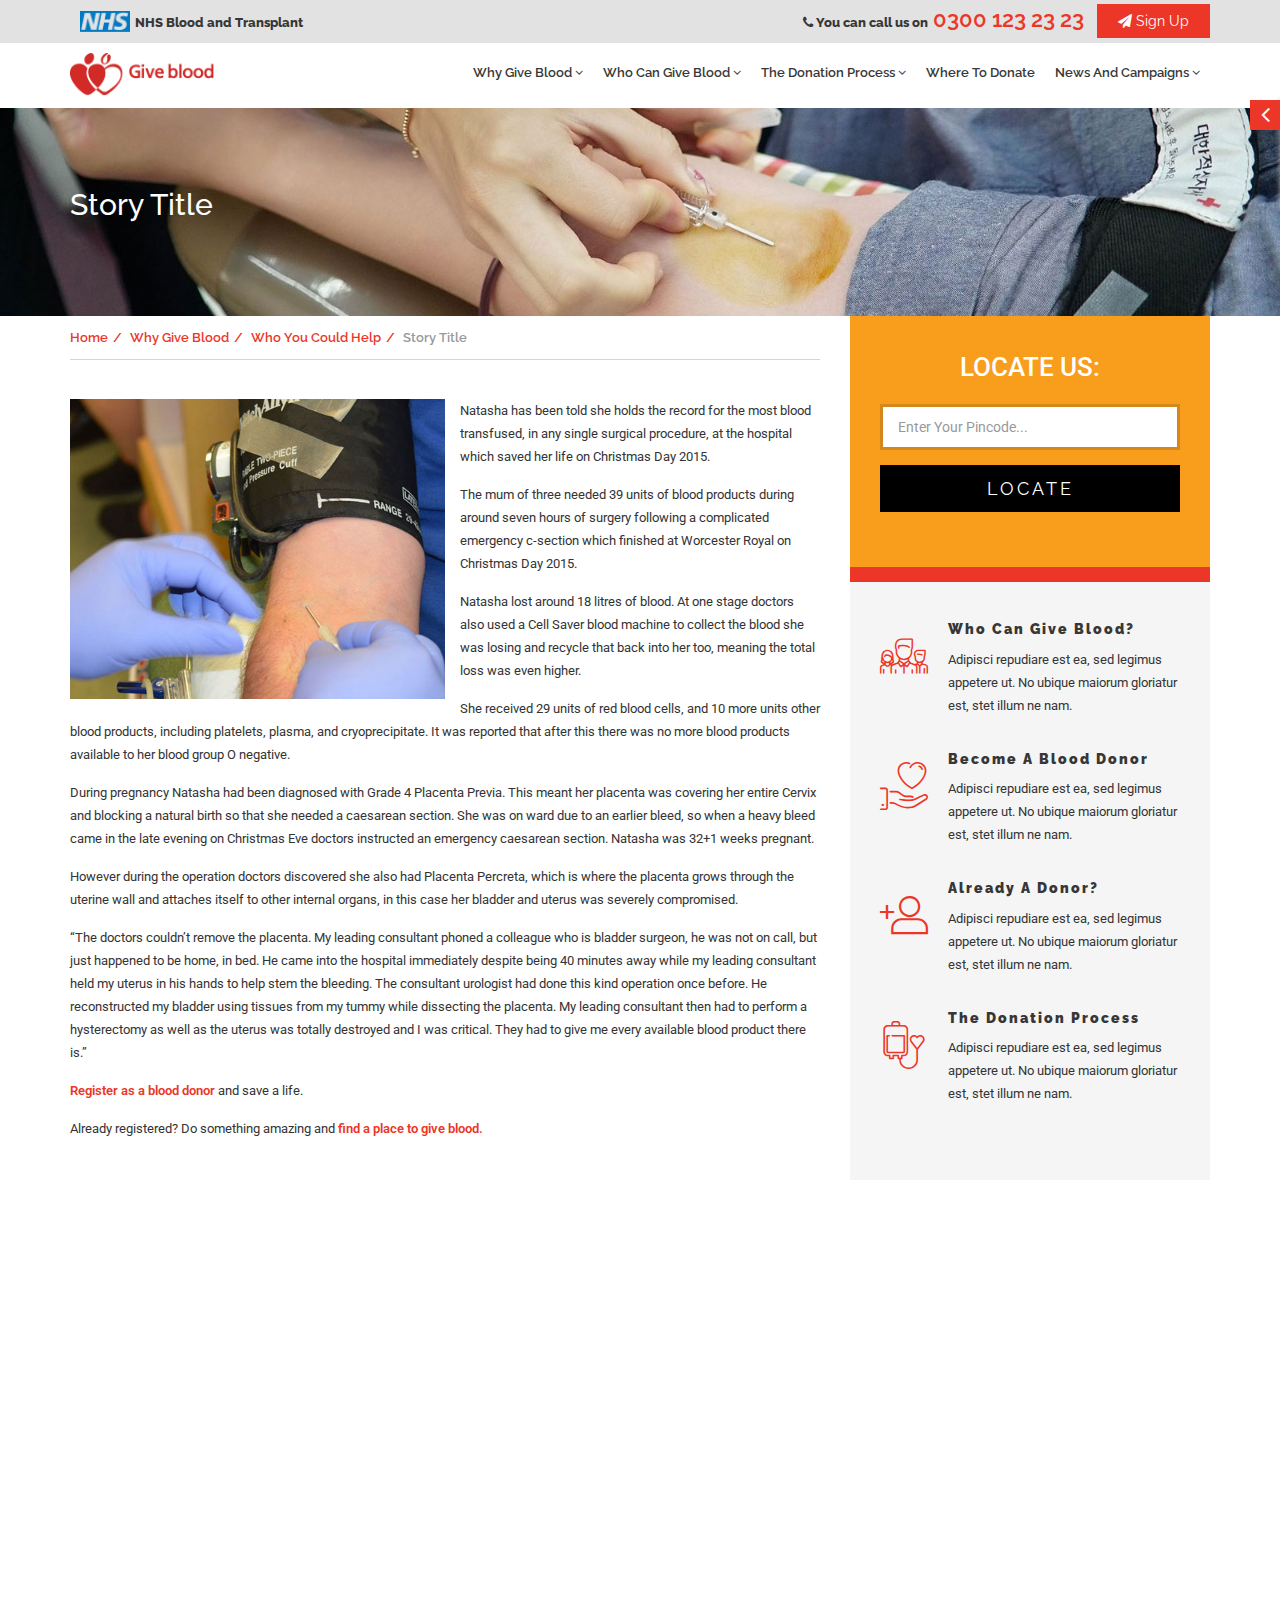
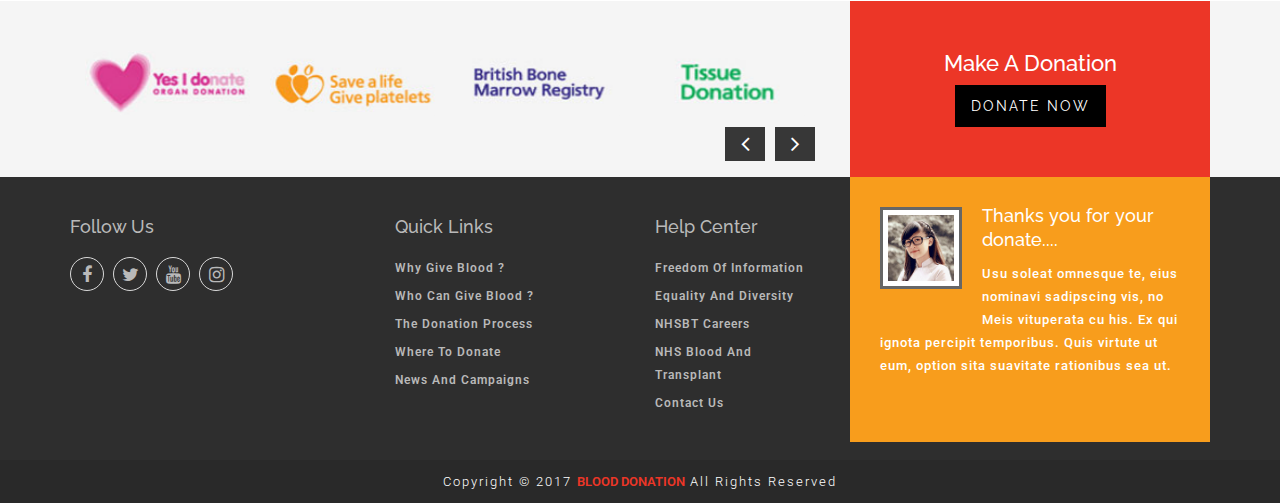
<file: who-you-could-help-story.html>
<!doctype html>
<html>
<head>
	<meta charset="UTF-8" />
	<meta http-equiv="content-type" content="text/html; charset=utf-8" />
	<meta name="viewport" content="width=device-width, initial-scale=1.0">

	<title> Blood Donation </title>

	<!-- Bootstrap -->
	<link rel="stylesheet" type="text/css" href="css/bootstrap.min.css">

	<!-- Font Awsome -->
	<link rel="stylesheet" type="text/css" href="css/font-awesome.min.css">

	<!-- Flaticon -->
	<link rel="stylesheet" href="fonts/flaticon/flaticon.css">

	<!-- Owl Carousel -->
    <link rel="stylesheet" type="text/css" href="css/owl.carousel.min.css">
    <link rel="stylesheet" type="text/css" href="css/owl.theme.default.min.css">

    <!-- Google Fonts -->
	<link href="https://fonts.googleapis.com/css?family=Raleway:100,200,300,400,500,600,700,800,900" rel="stylesheet">
	<link href="https://fonts.googleapis.com/css?family=Roboto:300,400,500,700,900" rel="stylesheet">

	<!-- Custom -->
	<link rel="stylesheet" type="text/css" href="css/style.css">
	<link rel="stylesheet" type="text/css" href="css/responsive.css">
</head>
<body>
	<div class="btn_div">
		<a href="javascript:void(0)" class="btn_tog">
			<i class="fa fa-angle-left"></i>
		</a>
		<input class="f_size decr" type="button" value="A-" />
		<input class="f_size incr" type="button" value="A+" />
	</div>
	<!-- Top Bar -->
	<section class="top_bar">
		<div class="container">
			<div class="row">
				<div class="col-sm-6 grid grid_left">
					<a href="#" class="chng">
						<img src="images/nhs.png" alt="">
						<span class="chng">NHS Blood and Transplant</span>
					</a>
				</div>
				<div class="col-sm-6 grid grid_right">
					<a href="tel:03001232323" class="chng">
						<span class="chng"><i class="fa fa-phone"></i> You can call us on</span>
						0300 123 23 23
					</a>
					<a href="register.html" class="btn btn_sign chng">
						<i class="fa fa-paper-plane"></i>
						sign up
					</a>
				</div>
			</div>
		</div>
	</section>
	<!-- Menu -->
	<section class="menu">
		<nav class="navbar">
			<div class="container">
				<div class="navbar-header">
					<button aria-controls="navbar" aria-expanded="false" class="navbar-toggle collapsed" data-target="#navbar" data-toggle="collapse" type="button">
						<span class="sr-only">Toggle navigation</span> 
						<span class="icon-bar"></span> 
						<span class="icon-bar"></span> 
						<span class="icon-bar"></span>
					</button> 
					<a class="logo" href="index.html">
						<img src="images/logo.png" alt="">
					</a>
				</div>
				<div class="navbar-collapse collapse" id="navbar">
					<ul class="nav navbar-nav navbar-right chng">
						<li class="dropdown">
							<a class="dropdown-toggle" data-toggle="dropdown" href="#">Why give blood <i class="fa fa-angle-down"></i></a>
							<ul class="dropdown-menu">
								<li>
									<a href="the-need-for-blood.html" class="chng">The need for blood</a>
								</li>
								<li>
									<a href="how-blood-is-used.html" class="chng">How blood is used</a>
								</li>
								<li class="active">
									<a href="who-you-could-help.html" class="chng">Who you could help</a>
								</li>
							</ul>
						</li>
						<li class="dropdown">
							<a class="dropdown-toggle" data-toggle="dropdown" href="#">Who can give blood <i class="fa fa-angle-down"></i></a>
							<ul class="dropdown-menu">
								<li>
									<a class="chng" href="can-i-give-blood.html">Can I give blood?</a>
								</li>
								<li>
									<a class="chng" href="health-eligibility.html">Health and Eligibility</a>
								</li>
								<li>
									<a class="chng" href="static.html">Travel considerations</a>
								</li>
								<li>
									<a class="chng" href="static.html">Occupation considerations</a>
								</li>
								<li>
									<a class="chng" href="static.html">Men who have sex with men</a>
								</li>
								<li>
									<a class="chng" href="static.html">Donors and disability</a>
								</li>
							</ul>
						</li>
						<li class="dropdown">
							<a class="dropdown-toggle" data-toggle="dropdown" href="#">The donation process <i class="fa fa-angle-down"></i></a>
							<ul class="dropdown-menu">
								<li>
									<a class="chng" href="static.html">Registering online</a>
								</li>
								<li>
									<a class="chng" href="static.html">Preparing to give blood</a>
								</li>
								<li>
									<a class="chng" href="static.html">What happens on the day</a>
								</li>
								<li>
									<a class="chng" href="static.html">After your donation</a>
								</li>
								<li>
									<a class="chng" href="static.html">About our donation venues</a>
								</li>
								<li>
									<a class="chng" href="static.html">Further information</a>
								</li>
								<li>
									<a class="chng" href="static.html">Recognising donors</a>
								</li>
							</ul>
						</li>
						<li>
							<a href="where-to-donate.html">Where to donate</a>
						</li>
						<li class="dropdown">
							<a class="dropdown-toggle" data-toggle="dropdown" href="#">News and campaigns <i class="fa fa-angle-down"></i></a>
							<ul class="dropdown-menu">
								<li>
									<a class="chng" href="news-and-campaigns.html">News and statements</a>
								</li>
								<li>
									<a class="chng" href="news-and-campaigns.html">Campaigns</a>
								</li>
								<li>
									<a class="chng" href="static.html">The Donor magazine</a>
								</li>
							</ul>
						</li>
					</ul>
				</div>
			</div>
		</nav>
	</section>
	<!-- Full Banner -->
	<section class="inner_banner" style="background-image:url(images/slider3.jpg);">
		<div class="container">
			<div class="row">
				<div class="col-sm-12">
					<div class="content">
						<h2 class="inner_heading chng">story title</h2>
					</div>
				</div>
			</div>
		</div>
	</section>
	<!-- Body -->
	<section class="body_content">
		<div class="container">
			<div class="row">
				<div class="col-sm-8">
					<ul class="breadc chng">
						<li>
							<a href="index.html">home</a>
						</li>
						<li>
							<a href="why-give-blood.html">why give blood</a>
						</li>
						<li>
							<a href="who-you-could-help.html">Who you could help</a>
						</li>
						<li class="active">
							<a href="who-you-could-help-story.html">story title</a>
						</li>
					</ul>
					<div class="content chng">
						<div class="img_txt">
							<img src="images/inner3.jpg" alt="">
							<p>Natasha has been told she holds the record for the most blood transfused, in any single surgical procedure, at the hospital which saved her life on Christmas Day 2015.</p>
							<p>The mum of three needed 39 units of blood products during around seven hours of surgery following a complicated emergency c-section which finished at Worcester Royal on Christmas Day 2015.</p>
							<p>Natasha lost around 18 litres of blood. At one stage doctors also used a Cell Saver blood machine to collect the blood she was losing and recycle that back into her too, meaning the total loss was even higher.</p>
							<p>She received 29 units of red blood cells, and 10 more units other blood products, including platelets, plasma, and cryoprecipitate. It was reported that after this there was no more blood products available to her blood group O negative.</p>
							<p>During pregnancy Natasha had been diagnosed with Grade 4 Placenta Previa. This meant her placenta was covering her entire Cervix and blocking a natural birth so that she needed a caesarean section. She was on ward due to an earlier bleed, so when a heavy bleed came in the late evening on Christmas Eve doctors instructed an emergency caesarean section. Natasha was 32+1 weeks pregnant.</p>
							<p>However during the operation doctors discovered she also had Placenta Percreta, which is where the placenta grows through the uterine wall and attaches itself to other internal organs, in this case her bladder and uterus was severely compromised.</p>
							<p>“The doctors couldn’t remove the placenta. My leading consultant phoned a colleague who is bladder surgeon, he was not on call, but just happened to be home, in bed. He came into the hospital immediately despite being 40 minutes away while my leading consultant held my uterus in his hands to help stem the bleeding. The consultant urologist had done this kind operation once before. He reconstructed my bladder using tissues from my tummy while dissecting the placenta. My leading consultant then had to perform a hysterectomy as well as the uterus was totally destroyed and I was critical. They had to give me every available blood product there is.”</p>
							<p><a href="#">Register as a blood donor</a> and save a life.</p>
							<p>Already registered? Do something amazing and <a href="#">find a place to give blood.</a></p>
							<iframe width="100%" height="400" src="https://www.youtube.com/embed/ovtCQDWCskU" frameborder="0" allowfullscreen="" style="line-height: 1.42857143;"></iframe>
						</div>
					</div>
				</div>
				<div class="col-sm-4 service">
					<div class="donate-form">
						<form class="main_form">
							<div class="form-group">
								<label class="chng">Locate Us:</label>
								 <input type="text" class="form-control chng" placeholder="Enter Your Pincode...">
							</div>
							<div class="form-group">
								<input type="submit" value="Locate" class="btn btn_locate chng">
							</div>
						</form>
					</div>
					<div class="contain">
						<div class="col-sm-12 service-box">
							<i class="flaticon-team chng"></i>
							<h5 class="chng">Who can give blood?</h5>
							<p class="chng">Adipisci repudiare est ea, sed legimus appetere ut. No ubique maiorum gloriatur est, stet illum ne nam.</p>
						</div>
						<div class="col-sm-12 service-box">
							<i class="flaticon-donation chng"></i>
							<h5 class="chng">Become a blood donor</h5>
							<p class="chng">Adipisci repudiare est ea, sed legimus appetere ut. No ubique maiorum gloriatur est, stet illum ne nam.</p>
						</div>
						<div class="col-sm-12 service-box">
							<i class="flaticon-add-user chng"></i>
							<h5 class="chng">Already a donor?</h5>
							<p class="chng">Adipisci repudiare est ea, sed legimus appetere ut. No ubique maiorum gloriatur est, stet illum ne nam.</p>
						</div>
						<div class="col-sm-12 service-box">
							<i class="flaticon-blood-donation chng"></i>
							<h5 class="chng">The donation process</h5>
							<p class="chng">Adipisci repudiare est ea, sed legimus appetere ut. No ubique maiorum gloriatur est, stet illum ne nam.</p>
						</div>
					</div>
				</div>
			</div>
		</div>
	</section>
	
	<!-- Save Live -->
	<section class="save_live">
		<div class="container">
			<div class="row">
				<div class="col-sm-8 grid_left">
					<div class="owl-carousel owl-theme" id="save_slider">
						<div class="item">
							<img src="images/save1.jpg" alt="">
						</div>
						<div class="item">
							<img src="images/save2.jpg" alt="">
						</div>
						<div class="item">
							<img src="images/save3.jpg" alt="">
						</div>
						<div class="item">
							<img src="images/save4.jpg" alt="">
						</div>
						<div class="item">
							<img src="images/save5.jpg" alt="">
						</div>
						<div class="item">
							<img src="images/save6.jpg" alt="">
						</div>
					</div>
				</div>
				<div class="col-sm-4 grid_right">
					<div class="grid">
						<h5 class="chng">Make a donation</h5>
						<a href="#" class="btn btn_donate chng">donate now</a>
					</div>
				</div>
			</div>
		</div>
	</section>
	<!-- Footer -->
	<section class="footer">
		<div class="container">
			<div class="row">
				<div class="col-sm-8 grid_left">
					<div class="row">
						<div class="col-sm-5 grid">
							<h5 class="chng">follow us</h5>
							<ul class="social chng">
								<li>
									<a href="#">
										<i class="fa fa-facebook-f"></i>
									</a>
								</li>
								<li>
									<a href="#">
										<i class="fa fa-twitter"></i>
									</a>
								</li>
								<li>
									<a href="#">
										<i class="fa fa-youtube"></i>
									</a>
								</li>
								<li>
									<a href="#">
										<i class="fa fa-instagram"></i>
									</a>
								</li>
							</ul>
						</div>
						<div class="col-sm-4 grid">
							<h5 class="chng">quick links</h5>
							<ul class="links chng">
								<li>
									<a href="why-give-blood.html">Why give blood ?</a>
								</li>
								<li>
									<a href="static.html">Who can give blood ?</a>
								</li>
								<li>
									<a href="static.html">The donation process</a>
								</li>
								<li>
									<a href="where-to-donate.html">Where to donate</a>
								</li>
								<li>
									<a href="news-and-campaigns.html">News and campaigns </a>
								</li>
							</ul>
						</div>
						<div class="col-sm-3 grid">
							<h5 class="chng">Help Center</h5>
							<ul class="links chng">
								<li>
									<a href="static.html">Freedom of Information</a>
								</li>
								<li>
									<a href="static.html">Equality and Diversity</a>
								</li>
								<li>
									<a href="static.html">NHSBT Careers</a>
								</li>
								<li>
									<a href="static.html">NHS Blood and Transplant</a>
								</li>
								<li>
									<a href="contact.html">contact us</a>
								</li>
							</ul>
						</div>
					</div>
				</div>
				<div class="col-sm-4 grid_right">
					<div class="grid">
						<img src="images/f_img.jpg" alt="">
						<h5 class="chng">Thanks you for your donate....</h5>
						<p class="chng">Usu soleat omnesque te, eius nominavi sadipscing vis, no Meis vituperata cu his. Ex qui ignota percipit temporibus. Quis virtute ut eum, option sita suavitate rationibus sea ut.</p>
					</div>
				</div>
			</div>
		</div>
	</section>
	<!-- Copyright -->
	<section class="copyright">
		<div class="container">
			<div class="row">
				<div class="col-sm-12">
					<p class="chng">Copyright © 2017 <a href="#">Blood donation</a> All rights reserved</p>
				</div>
			</div>
		</div>
	</section>
	
	<!-- Jquery Min -->
	<script src="js/jquery.min.js"></script>

	<!-- Bootstrap -->
	<script src="js/bootstrap.min.js"></script>

	<!-- Map -->
    <script type="text/javascript" src="https://maps.google.com/maps/api/js"></script>
    <script src="js/jquery.tekmap.js"></script>

	<!-- Owl Carousel -->
    <script src="js/owl.carousel.min.js"></script>

    <!-- Custom -->
	<script src="js/custom.js"></script>
</body>
</html>
</file>
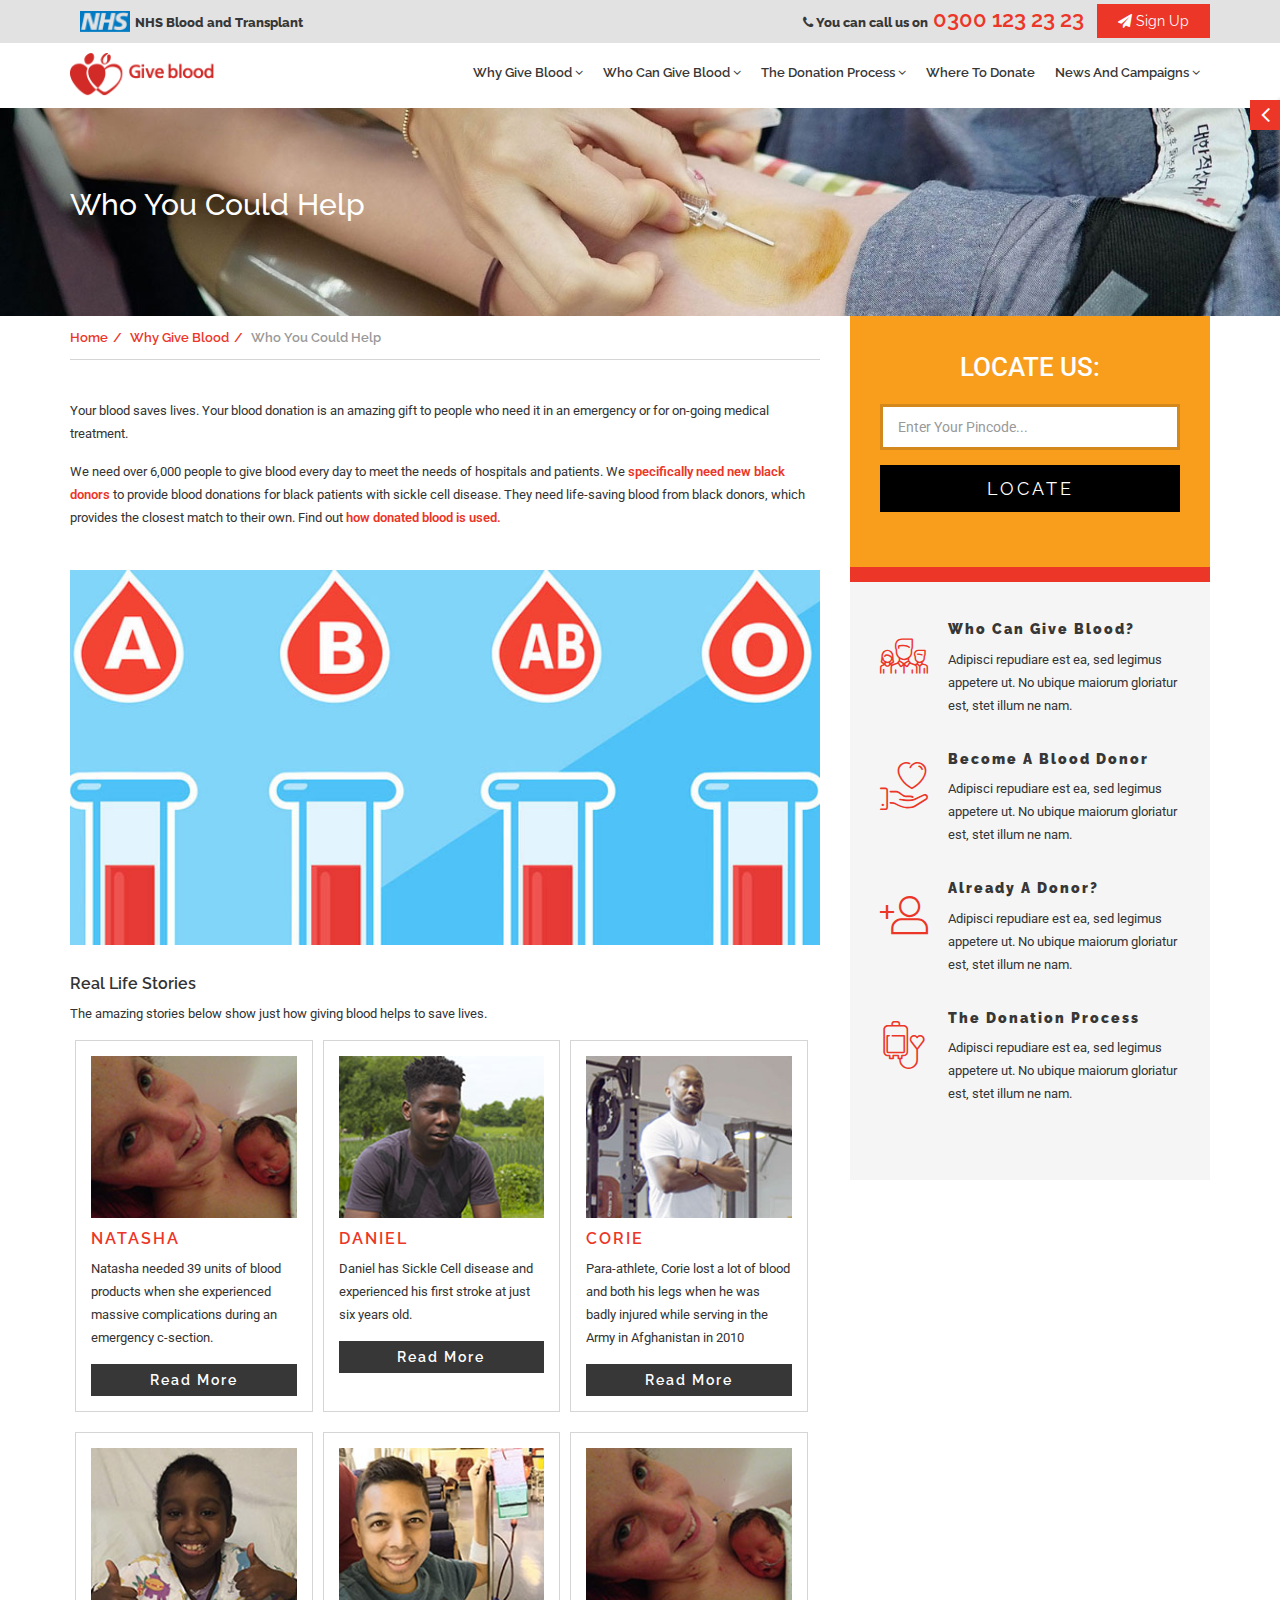
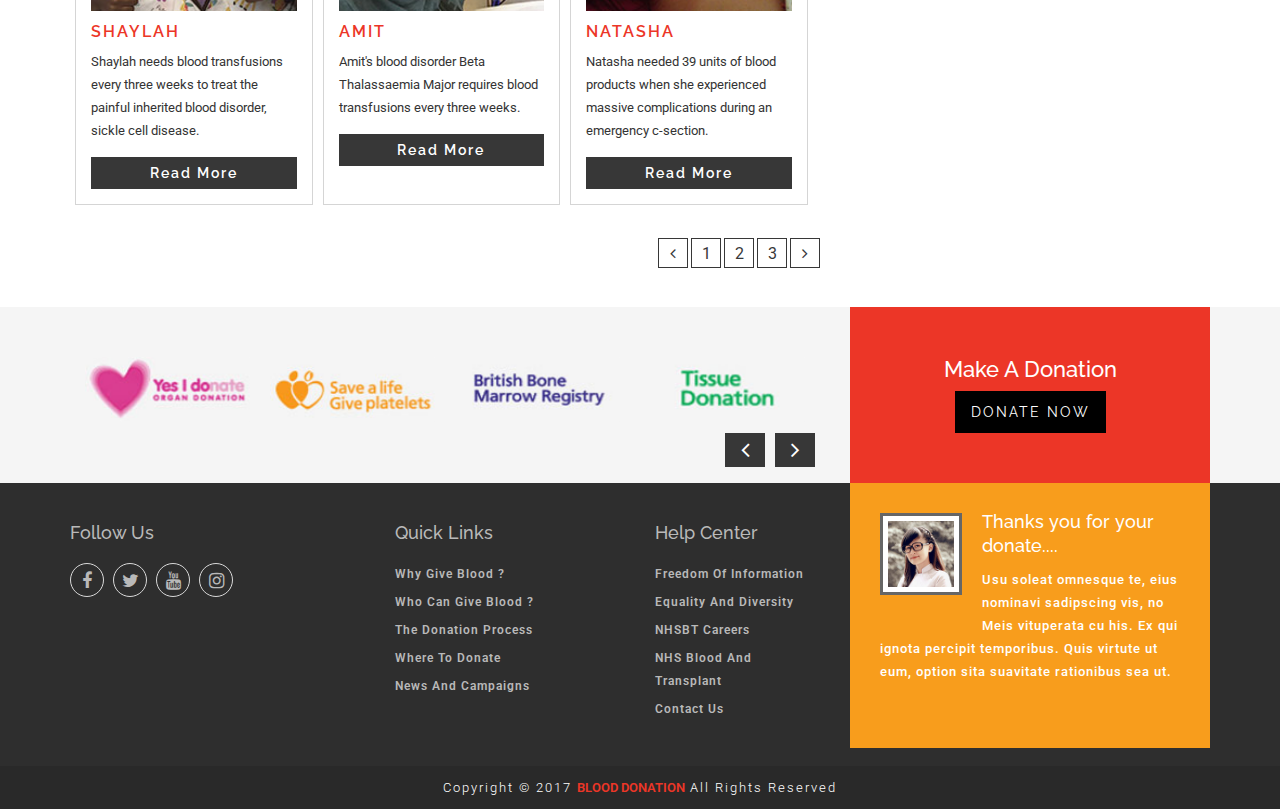
<file: who-you-could-help.html>
<!doctype html>
<html>
<head>
	<meta charset="UTF-8" />
	<meta http-equiv="content-type" content="text/html; charset=utf-8" />
	<meta name="viewport" content="width=device-width, initial-scale=1.0">

	<title> Blood Donation </title>

	<!-- Bootstrap -->
	<link rel="stylesheet" type="text/css" href="css/bootstrap.min.css">

	<!-- Font Awsome -->
	<link rel="stylesheet" type="text/css" href="css/font-awesome.min.css">

	<!-- Flaticon -->
	<link rel="stylesheet" href="fonts/flaticon/flaticon.css">

	<!-- Owl Carousel -->
    <link rel="stylesheet" type="text/css" href="css/owl.carousel.min.css">
    <link rel="stylesheet" type="text/css" href="css/owl.theme.default.min.css">

    <!-- Google Fonts -->
	<link href="https://fonts.googleapis.com/css?family=Raleway:100,200,300,400,500,600,700,800,900" rel="stylesheet">
	<link href="https://fonts.googleapis.com/css?family=Roboto:300,400,500,700,900" rel="stylesheet">

	<!-- Custom -->
	<link rel="stylesheet" type="text/css" href="css/style.css">
	<link rel="stylesheet" type="text/css" href="css/responsive.css">
</head>
<body>
	<div class="btn_div">
		<a href="javascript:void(0)" class="btn_tog">
			<i class="fa fa-angle-left"></i>
		</a>
		<input class="f_size decr" type="button" value="A-" />
		<input class="f_size incr" type="button" value="A+" />
	</div>
	<!-- Top Bar -->
	<section class="top_bar">
		<div class="container">
			<div class="row">
				<div class="col-sm-6 grid grid_left">
					<a href="#" class="chng">
						<img src="images/nhs.png" alt="">
						<span class="chng">NHS Blood and Transplant</span>
					</a>
				</div>
				<div class="col-sm-6 grid grid_right">
					<a href="tel:03001232323" class="chng">
						<span class="chng"><i class="fa fa-phone"></i> You can call us on</span>
						0300 123 23 23
					</a>
					<a href="register.html" class="btn btn_sign chng">
						<i class="fa fa-paper-plane"></i>
						sign up
					</a>
				</div>
			</div>
		</div>
	</section>
	<!-- Menu -->
	<section class="menu">
		<nav class="navbar">
			<div class="container">
				<div class="navbar-header">
					<button aria-controls="navbar" aria-expanded="false" class="navbar-toggle collapsed" data-target="#navbar" data-toggle="collapse" type="button">
						<span class="sr-only">Toggle navigation</span> 
						<span class="icon-bar"></span> 
						<span class="icon-bar"></span> 
						<span class="icon-bar"></span>
					</button> 
					<a class="logo" href="index.html">
						<img src="images/logo.png" alt="">
					</a>
				</div>
				<div class="navbar-collapse collapse" id="navbar">
					<ul class="nav navbar-nav navbar-right chng">
						<li class="dropdown">
							<a class="dropdown-toggle" data-toggle="dropdown" href="#">Why give blood <i class="fa fa-angle-down"></i></a>
							<ul class="dropdown-menu">
								<li>
									<a href="the-need-for-blood.html" class="chng">The need for blood</a>
								</li>
								<li>
									<a href="how-blood-is-used.html" class="chng">How blood is used</a>
								</li>
								<li class="active">
									<a href="who-you-could-help.html" class="chng">Who you could help</a>
								</li>
							</ul>
						</li>
						<li class="dropdown">
							<a class="dropdown-toggle" data-toggle="dropdown" href="#">Who can give blood <i class="fa fa-angle-down"></i></a>
							<ul class="dropdown-menu">
								<li>
									<a class="chng" href="can-i-give-blood.html">Can I give blood?</a>
								</li>
								<li>
									<a class="chng" href="health-eligibility.html">Health and Eligibility</a>
								</li>
								<li>
									<a class="chng" href="static.html">Travel considerations</a>
								</li>
								<li>
									<a class="chng" href="static.html">Occupation considerations</a>
								</li>
								<li>
									<a class="chng" href="static.html">Men who have sex with men</a>
								</li>
								<li>
									<a class="chng" href="static.html">Donors and disability</a>
								</li>
							</ul>
						</li>
						<li class="dropdown">
							<a class="dropdown-toggle" data-toggle="dropdown" href="#">The donation process <i class="fa fa-angle-down"></i></a>
							<ul class="dropdown-menu">
								<li>
									<a class="chng" href="static.html">Registering online</a>
								</li>
								<li>
									<a class="chng" href="static.html">Preparing to give blood</a>
								</li>
								<li>
									<a class="chng" href="static.html">What happens on the day</a>
								</li>
								<li>
									<a class="chng" href="static.html">After your donation</a>
								</li>
								<li>
									<a class="chng" href="static.html">About our donation venues</a>
								</li>
								<li>
									<a class="chng" href="static.html">Further information</a>
								</li>
								<li>
									<a class="chng" href="static.html">Recognising donors</a>
								</li>
							</ul>
						</li>
						<li>
							<a href="where-to-donate.html">Where to donate</a>
						</li>
						<li class="dropdown">
							<a class="dropdown-toggle" data-toggle="dropdown" href="#">News and campaigns <i class="fa fa-angle-down"></i></a>
							<ul class="dropdown-menu">
								<li>
									<a class="chng" href="news-and-campaigns.html">News and statements</a>
								</li>
								<li>
									<a class="chng" href="news-and-campaigns.html">Campaigns</a>
								</li>
								<li>
									<a class="chng" href="static.html">The Donor magazine</a>
								</li>
							</ul>
						</li>
					</ul>
				</div>
			</div>
		</nav>
	</section>
	<!-- Full Banner -->
	<section class="inner_banner" style="background-image:url(images/slider3.jpg);">
		<div class="container">
			<div class="row">
				<div class="col-sm-12">
					<div class="content">
						<h2 class="inner_heading chng">Who you could help</h2>
					</div>
				</div>
			</div>
		</div>
	</section>
	<!-- Body -->
	<section class="body_content">
		<div class="container">
			<div class="row">
				<div class="col-sm-8">
					<ul class="breadc chng">
						<li>
							<a href="index.html">home</a>
						</li>
						<li>
							<a href="why-give-blood.html">why give blood</a>
						</li>
						<li class="active">
							<a href="who-you-could-help.html">Who you could help</a>
						</li>
					</ul>
					<div class="content chng">
						<p>Your blood saves lives. Your blood donation is an amazing gift to people who need it in an emergency or for on-going medical treatment.</p>
						<p>We need over 6,000 people to give blood every day to meet the needs of hospitals and patients. We <a href="#">specifically need new black donors</a> to provide blood donations for black patients with sickle cell disease. They need life-saving blood from black donors, which provides the closest match to their own. Find out <a href="#">how donated blood is used.</a></p>
						<img src="images/inner2.jpg" alt="" style="margin:2em 0;">
						<div class="sub_division">
							<h3 class="title chng">Real life stories</h3>
							<p>The amazing stories below show just how giving blood helps to save lives.</p>
							<ul class="grid_list">
								<li>
									<img src="images/blog1.jpg" alt="">
									<h3 class="chng">Natasha</h3>
									<p>Natasha needed 39 units of blood products when she experienced massive complications during an emergency c-section.</p>
									<a href="who-you-could-help-story.html" class="btn btn_more chng">read more</a>
								</li>
								<li>
									<img src="images/blog2.jpg" alt="">
									<h3 class="chng">Daniel</h3>
									<p>Daniel has Sickle Cell disease and experienced his first stroke at just six years old.</p>
									<a href="who-you-could-help-story.html" class="btn btn_more chng">read more</a>
								</li>
								<li>
									<img src="images/blog3.jpg" alt="">
									<h3 class="chng">Corie</h3>
									<p>Para-athlete, Corie lost a lot of blood and both his legs when he was badly injured while serving in the Army in Afghanistan in 2010</p>
									<a href="who-you-could-help-story.html" class="btn btn_more chng">read more</a>
								</li>
								<li>
									<img src="images/blog4.jpg" alt="">
									<h3 class="chng">Shaylah</h3>
									<p>Shaylah needs blood transfusions every three weeks to treat the painful inherited blood disorder, sickle cell disease.</p>
									<a href="who-you-could-help-story.html" class="btn btn_more chng">read more</a>
								</li>
								<li>
									<img src="images/blog5.jpg" alt="">
									<h3 class="chng">Amit</h3>
									<p>Amit's blood disorder Beta Thalassaemia Major requires blood transfusions every three weeks.</p>
									<a href="who-you-could-help-story.html" class="btn btn_more chng">read more</a>
								</li>
								<li>
									<img src="images/blog1.jpg" alt="">
									<h3 class="chng">Natasha</h3>
									<p>Natasha needed 39 units of blood products when she experienced massive complications during an emergency c-section.</p>
									<a href="who-you-could-help-story.html" class="btn btn_more chng">read more</a>
								</li>
							</ul>
							<ul class="pagin">
								<li>
									<a href="#" class="chng">
										<i class="fa fa-angle-left"></i>
									</a>
								</li>
								<li>
									<a href="#" class="chng">1</a>
								</li>
								<li>
									<a href="#" class="chng">2</a>
								</li>
								<li>
									<a href="#" class="chng">3</a>
								</li>
								<li>
									<a href="#" class="chng">
										<i class="fa fa-angle-right"></i>
									</a>
								</li>
							</ul>
						</div>
					</div>
				</div>
				<div class="col-sm-4 service">
					<div class="donate-form">
						<form class="main_form">
							<div class="form-group">
								<label class="chng">Locate Us:</label>
								 <input type="text" class="form-control chng" placeholder="Enter Your Pincode...">
							</div>
							<div class="form-group">
								<input type="submit" value="Locate" class="btn btn_locate chng">
							</div>
						</form>
					</div>
					<div class="contain">
						<div class="col-sm-12 service-box">
							<i class="flaticon-team chng"></i>
							<h5 class="chng">Who can give blood?</h5>
							<p class="chng">Adipisci repudiare est ea, sed legimus appetere ut. No ubique maiorum gloriatur est, stet illum ne nam.</p>
						</div>
						<div class="col-sm-12 service-box">
							<i class="flaticon-donation chng"></i>
							<h5 class="chng">Become a blood donor</h5>
							<p class="chng">Adipisci repudiare est ea, sed legimus appetere ut. No ubique maiorum gloriatur est, stet illum ne nam.</p>
						</div>
						<div class="col-sm-12 service-box">
							<i class="flaticon-add-user chng"></i>
							<h5 class="chng">Already a donor?</h5>
							<p class="chng">Adipisci repudiare est ea, sed legimus appetere ut. No ubique maiorum gloriatur est, stet illum ne nam.</p>
						</div>
						<div class="col-sm-12 service-box">
							<i class="flaticon-blood-donation chng"></i>
							<h5 class="chng">The donation process</h5>
							<p class="chng">Adipisci repudiare est ea, sed legimus appetere ut. No ubique maiorum gloriatur est, stet illum ne nam.</p>
						</div>
					</div>
				</div>
			</div>
		</div>
	</section>
	
	<!-- Save Live -->
	<section class="save_live">
		<div class="container">
			<div class="row">
				<div class="col-sm-8 grid_left">
					<div class="owl-carousel owl-theme" id="save_slider">
						<div class="item">
							<img src="images/save1.jpg" alt="">
						</div>
						<div class="item">
							<img src="images/save2.jpg" alt="">
						</div>
						<div class="item">
							<img src="images/save3.jpg" alt="">
						</div>
						<div class="item">
							<img src="images/save4.jpg" alt="">
						</div>
						<div class="item">
							<img src="images/save5.jpg" alt="">
						</div>
						<div class="item">
							<img src="images/save6.jpg" alt="">
						</div>
					</div>
				</div>
				<div class="col-sm-4 grid_right">
					<div class="grid">
						<h5 class="chng">Make a donation</h5>
						<a href="#" class="btn btn_donate chng">donate now</a>
					</div>
				</div>
			</div>
		</div>
	</section>
	<!-- Footer -->
	<section class="footer">
		<div class="container">
			<div class="row">
				<div class="col-sm-8 grid_left">
					<div class="row">
						<div class="col-sm-5 grid">
							<h5 class="chng">follow us</h5>
							<ul class="social chng">
								<li>
									<a href="#">
										<i class="fa fa-facebook-f"></i>
									</a>
								</li>
								<li>
									<a href="#">
										<i class="fa fa-twitter"></i>
									</a>
								</li>
								<li>
									<a href="#">
										<i class="fa fa-youtube"></i>
									</a>
								</li>
								<li>
									<a href="#">
										<i class="fa fa-instagram"></i>
									</a>
								</li>
							</ul>
						</div>
						<div class="col-sm-4 grid">
							<h5 class="chng">quick links</h5>
							<ul class="links chng">
								<li>
									<a href="why-give-blood.html">Why give blood ?</a>
								</li>
								<li>
									<a href="static.html">Who can give blood ?</a>
								</li>
								<li>
									<a href="static.html">The donation process</a>
								</li>
								<li>
									<a href="where-to-donate.html">Where to donate</a>
								</li>
								<li>
									<a href="news-and-campaigns.html">News and campaigns </a>
								</li>
							</ul>
						</div>
						<div class="col-sm-3 grid">
							<h5 class="chng">Help Center</h5>
							<ul class="links chng">
								<li>
									<a href="static.html">Freedom of Information</a>
								</li>
								<li>
									<a href="static.html">Equality and Diversity</a>
								</li>
								<li>
									<a href="static.html">NHSBT Careers</a>
								</li>
								<li>
									<a href="static.html">NHS Blood and Transplant</a>
								</li>
								<li>
									<a href="contact.html">contact us</a>
								</li>
							</ul>
						</div>
					</div>
				</div>
				<div class="col-sm-4 grid_right">
					<div class="grid">
						<img src="images/f_img.jpg" alt="">
						<h5 class="chng">Thanks you for your donate....</h5>
						<p class="chng">Usu soleat omnesque te, eius nominavi sadipscing vis, no Meis vituperata cu his. Ex qui ignota percipit temporibus. Quis virtute ut eum, option sita suavitate rationibus sea ut.</p>
					</div>
				</div>
			</div>
		</div>
	</section>
	<!-- Copyright -->
	<section class="copyright">
		<div class="container">
			<div class="row">
				<div class="col-sm-12">
					<p class="chng">Copyright © 2017 <a href="#">Blood donation</a> All rights reserved</p>
				</div>
			</div>
		</div>
	</section>
	
	<!-- Jquery Min -->
	<script src="js/jquery.min.js"></script>

	<!-- Bootstrap -->
	<script src="js/bootstrap.min.js"></script>

	<!-- Map -->
    <script type="text/javascript" src="https://maps.google.com/maps/api/js"></script>
    <script src="js/jquery.tekmap.js"></script>

	<!-- Owl Carousel -->
    <script src="js/owl.carousel.min.js"></script>

    <!-- Custom -->
	<script src="js/custom.js"></script>
</body>
</html>
</file>
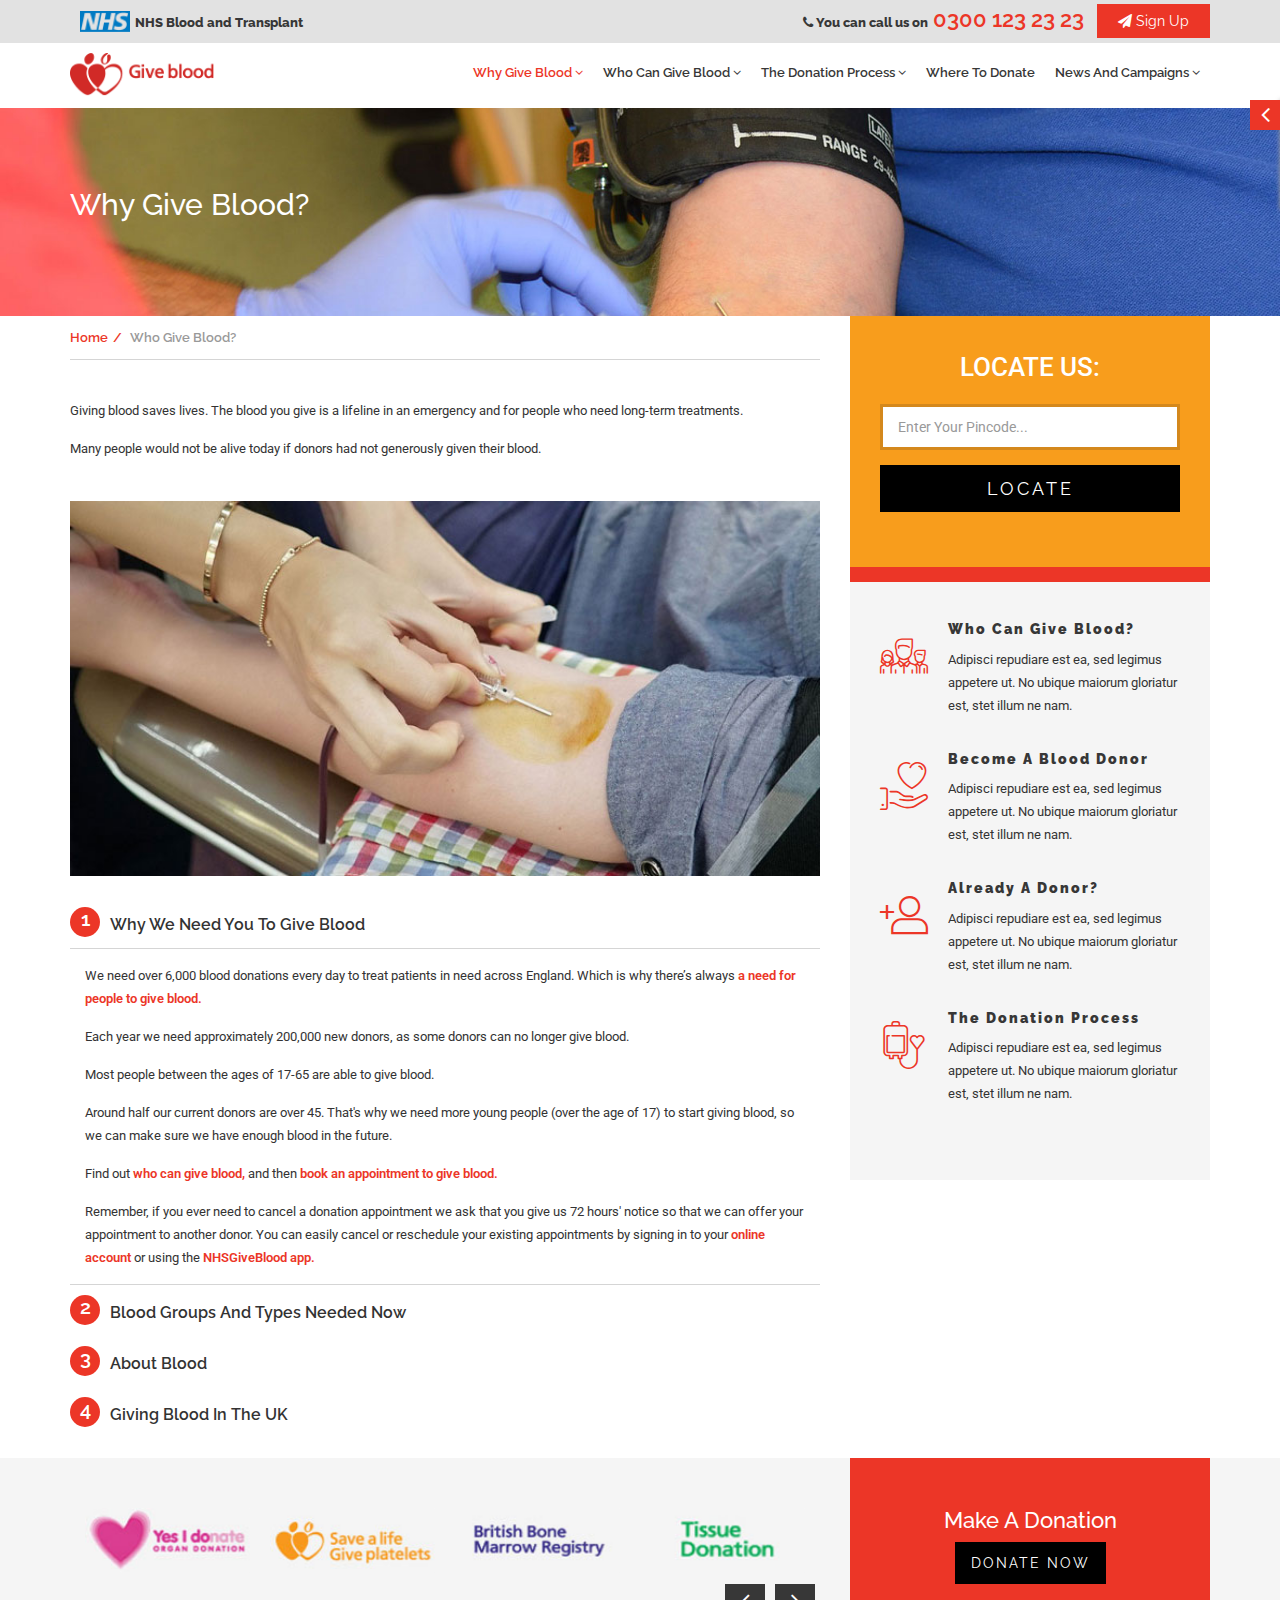
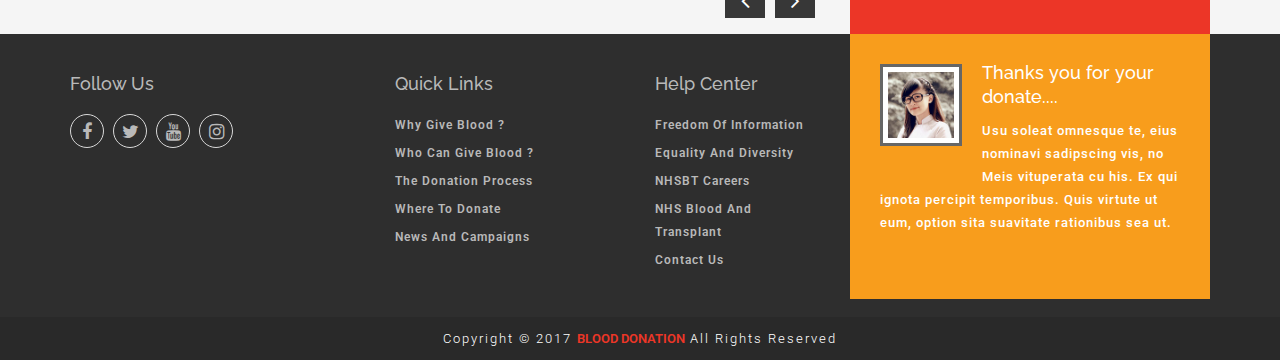
<file: why-give-blood.html>
<!doctype html>
<html>
<head>
	<meta charset="UTF-8" />
	<meta http-equiv="content-type" content="text/html; charset=utf-8" />
	<meta name="viewport" content="width=device-width, initial-scale=1.0">

	<title> Blood Donation </title>

	<!-- Bootstrap -->
	<link rel="stylesheet" type="text/css" href="css/bootstrap.min.css">

	<!-- Font Awsome -->
	<link rel="stylesheet" type="text/css" href="css/font-awesome.min.css">

	<!-- Flaticon -->
	<link rel="stylesheet" href="fonts/flaticon/flaticon.css">

	<!-- Owl Carousel -->
    <link rel="stylesheet" type="text/css" href="css/owl.carousel.min.css">
    <link rel="stylesheet" type="text/css" href="css/owl.theme.default.min.css">

    <!-- Google Fonts -->
	<link href="https://fonts.googleapis.com/css?family=Raleway:100,200,300,400,500,600,700,800,900" rel="stylesheet">
	<link href="https://fonts.googleapis.com/css?family=Roboto:300,400,500,700,900" rel="stylesheet">

	<!-- Custom -->
	<link rel="stylesheet" type="text/css" href="css/style.css">
	<link rel="stylesheet" type="text/css" href="css/responsive.css">
</head>
<body>
	<div class="btn_div">
		<a href="javascript:void(0)" class="btn_tog">
			<i class="fa fa-angle-left"></i>
		</a>
		<input class="f_size decr" type="button" value="A-" />
		<input class="f_size incr" type="button" value="A+" />
	</div>
	<!-- Top Bar -->
	<section class="top_bar">
		<div class="container">
			<div class="row">
				<div class="col-sm-6 grid grid_left">
					<a href="#" class="chng">
						<img src="images/nhs.png" alt="">
						<span class="chng">NHS Blood and Transplant</span>
					</a>
				</div>
				<div class="col-sm-6 grid grid_right">
					<a href="tel:03001232323" class="chng">
						<span class="chng"><i class="fa fa-phone"></i> You can call us on</span>
						0300 123 23 23
					</a>
					<a href="register.html" class="btn btn_sign chng">
						<i class="fa fa-paper-plane"></i>
						sign up
					</a>
				</div>
			</div>
		</div>
	</section>
	<!-- Menu -->
	<section class="menu">
		<nav class="navbar">
			<div class="container">
				<div class="navbar-header">
					<button aria-controls="navbar" aria-expanded="false" class="navbar-toggle collapsed" data-target="#navbar" data-toggle="collapse" type="button">
						<span class="sr-only">Toggle navigation</span> 
						<span class="icon-bar"></span> 
						<span class="icon-bar"></span> 
						<span class="icon-bar"></span>
					</button> 
					<a class="logo" href="index.html">
						<img src="images/logo.png" alt="">
					</a>
				</div>
				<div class="navbar-collapse collapse" id="navbar">
					<ul class="nav navbar-nav navbar-right chng">
						<li class="dropdown active">
							<a class="dropdown-toggle" data-toggle="dropdown" href="#">Why give blood <i class="fa fa-angle-down"></i></a>
							<ul class="dropdown-menu">
								<li>
									<a href="the-need-for-blood.html" class="chng">The need for blood</a>
								</li>
								<li>
									<a href="how-blood-is-used.html" class="chng">How blood is used</a>
								</li>
								<li>
									<a href="who-you-could-help.html" class="chng">Who you could help</a>
								</li>
							</ul>
						</li>
						<li class="dropdown">
							<a class="dropdown-toggle" data-toggle="dropdown" href="#">Who can give blood <i class="fa fa-angle-down"></i></a>
							<ul class="dropdown-menu">
								<li>
									<a class="chng" href="can-i-give-blood.html">Can I give blood?</a>
								</li>
								<li>
									<a class="chng" href="health-eligibility.html">Health and Eligibility</a>
								</li>
								<li>
									<a class="chng" href="static.html">Travel considerations</a>
								</li>
								<li>
									<a class="chng" href="static.html">Occupation considerations</a>
								</li>
								<li>
									<a class="chng" href="static.html">Men who have sex with men</a>
								</li>
								<li>
									<a class="chng" href="static.html">Donors and disability</a>
								</li>
							</ul>
						</li>
						<li class="dropdown">
							<a class="dropdown-toggle" data-toggle="dropdown" href="#">The donation process <i class="fa fa-angle-down"></i></a>
							<ul class="dropdown-menu">
								<li>
									<a class="chng" href="static.html">Registering online</a>
								</li>
								<li>
									<a class="chng" href="static.html">Preparing to give blood</a>
								</li>
								<li>
									<a class="chng" href="static.html">What happens on the day</a>
								</li>
								<li>
									<a class="chng" href="static.html">After your donation</a>
								</li>
								<li>
									<a class="chng" href="static.html">About our donation venues</a>
								</li>
								<li>
									<a class="chng" href="static.html">Further information</a>
								</li>
								<li>
									<a class="chng" href="static.html">Recognising donors</a>
								</li>
							</ul>
						</li>
						<li>
							<a href="where-to-donate.html">Where to donate</a>
						</li>
						<li class="dropdown">
							<a class="dropdown-toggle" data-toggle="dropdown" href="#">News and campaigns <i class="fa fa-angle-down"></i></a>
							<ul class="dropdown-menu">
								<li>
									<a class="chng" href="news-and-campaigns.html">News and statements</a>
								</li>
								<li>
									<a class="chng" href="news-and-campaigns.html">Campaigns</a>
								</li>
								<li>
									<a class="chng" href="static.html">The Donor magazine</a>
								</li>
							</ul>
						</li>
					</ul>
				</div>
			</div>
		</nav>
	</section>
	<!-- Full Banner -->
	<section class="inner_banner" style="background-image:url(images/slider1.jpg);">
		<div class="container">
			<div class="row">
				<div class="col-sm-12">
					<div class="content">
						<h2 class="inner_heading chng">Why give blood?</h2>
					</div>
				</div>
			</div>
		</div>
	</section>
	<!-- Body -->
	<section class="body_content">
		<div class="container">
			<div class="row">
				<div class="col-sm-8">
					<ul class="breadc chng">
						<li>
							<a href="index.html">home</a>
						</li>
						<li class="active">
							<a href="why-give-blood.html">Who give blood?</a>
						</li>
					</ul>
					<div class="content chng">
						<p>Giving blood saves lives. The blood you give is a lifeline in an emergency and for people who need long-term treatments.</p>
						<p>Many people would not be alive today if donors had not generously given their blood.</p>
						<img src="images/inner1.jpg" alt="" style="margin:2em 0;">
						<div class="panel-group" id="accordion">
							<div class="panel panel_c">
								<div class="panel-heading">
									<h4 class="panel-title chng">
										<a data-toggle="collapse" data-parent="#accordion" href="#col1"><span class="chng">1</span>Why we need you to give blood</a>
									</h4>
								</div>
								<div id="col1" class="panel-collapse collapse in">
									<div class="panel-body">
										<p>We need over 6,000 blood donations every day to treat patients in need across England. Which is why there’s always <a href="#">a need for people to give blood.</a></p>
										<p>Each year we need approximately 200,000 new donors, as some donors can no longer give blood.</p>
										<p>Most people between the ages of 17-65 are able to give blood.</p>
										<p>Around half our current donors are over 45. That's why we need more young people (over the age of 17) to start giving blood, so we can make sure we have enough blood in the future.</p>
										<p>Find out <a href="#"> who can give blood,</a> and then <a href="#"> book an appointment to give blood.</a></p>
										<p>Remember, if you ever need to cancel a donation appointment we ask that you give us 72 hours' notice so that we can offer your appointment to another donor. You can easily cancel or reschedule your existing appointments by signing in to your <a href="#"> online account</a> or using the <a href="#"> NHSGiveBlood app.</a></p>
									</div>
								</div>
							</div>
							<div class="panel panel_c">
								<div class="panel-heading">
									<h4 class="panel-title chng">
										<a data-toggle="collapse" data-parent="#accordion" href="#col2"><span class="chng">2</span>Blood groups and types needed now</a>
									</h4>
								</div>
								<div id="col2" class="panel-collapse collapse">
									<div class="panel-body">
										<p>We need more donors from all blood groups and types. We particularly need more people from <a href="#">black, Asian and minority ethnic</a> communities to give blood so that we have a supply of certain blood types.</p>
										<p>As part of our #ImThere campaign, we are aiming to find <a href="#">40,000 black donors</a> to provide much needed blood donations for black patients with sickle cell disease. They need life-saving blood from black donors, which provides the closest match to their own.</p>
										<p>Register as a blood donor and <a href="#">book an appointment</a> to give blood and help someone in need today.</p>
									</div>
								</div>
							</div>
							<div class="panel panel_c">
								<div class="panel-heading">
									<h4 class="panel-title chng">
										<a data-toggle="collapse" data-parent="#accordion" href="#col3"><span class="chng">3</span>About blood</a>
									</h4>
								</div>
								<div id="col3" class="panel-collapse collapse">
									<div class="panel-body">
										<p>Blood has many different parts or <a href="#">components</a> including red blood cells, plasma and platelets.</p>
										<p>It is also classified into different blood groups and blood types. Find out <a href="#">why we need blood</a> and <a href="#">how it is used.</a></p>
									</div>
								</div>
							</div>
							<div class="panel panel_c">
								<div class="panel-heading">
									<h4 class="panel-title chng">
										<a data-toggle="collapse" data-parent="#accordion" href="#col4"><span class="chng">4</span>Giving blood in the UK</a>
									</h4>
								</div>
								<div id="col4" class="panel-collapse collapse">
									<div class="panel-body">
										<p>We collect blood in England. The rest of the UK has different services who do this:</p>
										<ul class="link_list">
											<li>
												<a href="#">Welsh Blood Service </a>
											</li>
											<li>
												<a href="#">Scottish National Blood Transfusion Service</a>
											</li>
											<li>
												<a href="#">Northern Ireland Blood Transfusion Service</a>
											</li>
										</ul>
									</div>
								</div>
							</div>
						</div>
					</div>
				</div>
				<div class="col-sm-4 service">
					<div class="donate-form">
						<form class="main_form">
							<div class="form-group">
								<label class="chng">Locate Us:</label>
								 <input type="text" class="form-control chng" placeholder="Enter Your Pincode...">
							</div>
							<div class="form-group">
								<input type="submit" value="Locate" class="btn btn_locate chng">
							</div>
						</form>
					</div>
					<div class="contain">
						<div class="col-sm-12 service-box">
							<i class="flaticon-team chng"></i>
							<h5 class="chng">Who can give blood?</h5>
							<p class="chng">Adipisci repudiare est ea, sed legimus appetere ut. No ubique maiorum gloriatur est, stet illum ne nam.</p>
						</div>
						<div class="col-sm-12 service-box">
							<i class="flaticon-donation chng"></i>
							<h5 class="chng">Become a blood donor</h5>
							<p class="chng">Adipisci repudiare est ea, sed legimus appetere ut. No ubique maiorum gloriatur est, stet illum ne nam.</p>
						</div>
						<div class="col-sm-12 service-box">
							<i class="flaticon-add-user chng"></i>
							<h5 class="chng">Already a donor?</h5>
							<p class="chng">Adipisci repudiare est ea, sed legimus appetere ut. No ubique maiorum gloriatur est, stet illum ne nam.</p>
						</div>
						<div class="col-sm-12 service-box">
							<i class="flaticon-blood-donation chng"></i>
							<h5 class="chng">The donation process</h5>
							<p class="chng">Adipisci repudiare est ea, sed legimus appetere ut. No ubique maiorum gloriatur est, stet illum ne nam.</p>
						</div>
					</div>
				</div>
			</div>
		</div>
	</section>
	
	<!-- Save Live -->
	<section class="save_live">
		<div class="container">
			<div class="row">
				<div class="col-sm-8 grid_left">
					<div class="owl-carousel owl-theme" id="save_slider">
						<div class="item">
							<img src="images/save1.jpg" alt="">
						</div>
						<div class="item">
							<img src="images/save2.jpg" alt="">
						</div>
						<div class="item">
							<img src="images/save3.jpg" alt="">
						</div>
						<div class="item">
							<img src="images/save4.jpg" alt="">
						</div>
						<div class="item">
							<img src="images/save5.jpg" alt="">
						</div>
						<div class="item">
							<img src="images/save6.jpg" alt="">
						</div>
					</div>
				</div>
				<div class="col-sm-4 grid_right">
					<div class="grid">
						<h5 class="chng">Make a donation</h5>
						<a href="#" class="btn btn_donate chng">donate now</a>
					</div>
				</div>
			</div>
		</div>
	</section>
	<!-- Footer -->
	<section class="footer">
		<div class="container">
			<div class="row">
				<div class="col-sm-8 grid_left">
					<div class="row">
						<div class="col-sm-5 grid">
							<h5 class="chng">follow us</h5>
							<ul class="social chng">
								<li>
									<a href="#">
										<i class="fa fa-facebook-f"></i>
									</a>
								</li>
								<li>
									<a href="#">
										<i class="fa fa-twitter"></i>
									</a>
								</li>
								<li>
									<a href="#">
										<i class="fa fa-youtube"></i>
									</a>
								</li>
								<li>
									<a href="#">
										<i class="fa fa-instagram"></i>
									</a>
								</li>
							</ul>
						</div>
						<div class="col-sm-4 grid">
							<h5 class="chng">quick links</h5>
							<ul class="links chng">
								<li>
									<a href="why-give-blood.html">Why give blood ?</a>
								</li>
								<li>
									<a href="static.html">Who can give blood ?</a>
								</li>
								<li>
									<a href="static.html">The donation process</a>
								</li>
								<li>
									<a href="where-to-donate.html">Where to donate</a>
								</li>
								<li>
									<a href="news-and-campaigns.html">News and campaigns </a>
								</li>
							</ul>
						</div>
						<div class="col-sm-3 grid">
							<h5 class="chng">Help Center</h5>
							<ul class="links chng">
								<li>
									<a href="static.html">Freedom of Information</a>
								</li>
								<li>
									<a href="static.html">Equality and Diversity</a>
								</li>
								<li>
									<a href="static.html">NHSBT Careers</a>
								</li>
								<li>
									<a href="static.html">NHS Blood and Transplant</a>
								</li>
								<li>
									<a href="contact.html">contact us</a>
								</li>
							</ul>
						</div>
					</div>
				</div>
				<div class="col-sm-4 grid_right">
					<div class="grid">
						<img src="images/f_img.jpg" alt="">
						<h5 class="chng">Thanks you for your donate....</h5>
						<p class="chng">Usu soleat omnesque te, eius nominavi sadipscing vis, no Meis vituperata cu his. Ex qui ignota percipit temporibus. Quis virtute ut eum, option sita suavitate rationibus sea ut.</p>
					</div>
				</div>
			</div>
		</div>
	</section>
	<!-- Copyright -->
	<section class="copyright">
		<div class="container">
			<div class="row">
				<div class="col-sm-12">
					<p class="chng">Copyright © 2017 <a href="#">Blood donation</a> All rights reserved</p>
				</div>
			</div>
		</div>
	</section>
	
	<!-- Jquery Min -->
	<script src="js/jquery.min.js"></script>

	<!-- Bootstrap -->
	<script src="js/bootstrap.min.js"></script>

	<!-- Map -->
    <script type="text/javascript" src="https://maps.google.com/maps/api/js"></script>
    <script src="js/jquery.tekmap.js"></script>

	<!-- Owl Carousel -->
    <script src="js/owl.carousel.min.js"></script>

    <!-- Custom -->
	<script src="js/custom.js"></script>
</body>
</html>
</file>
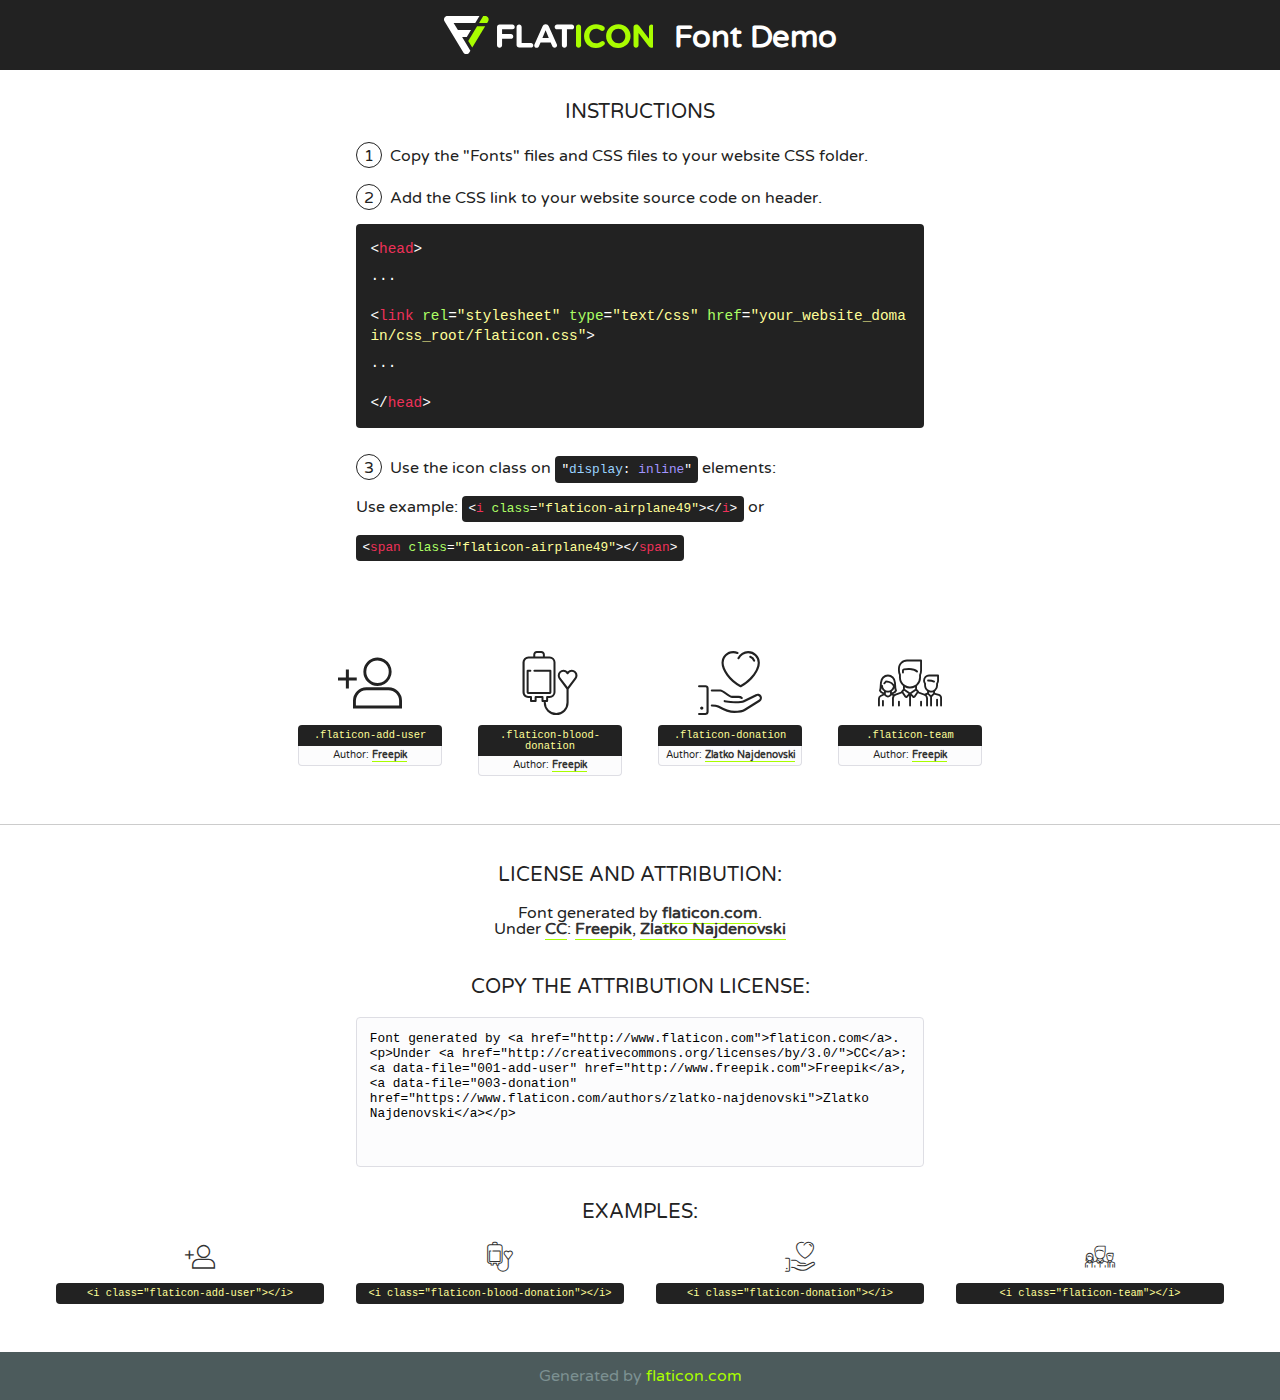
<file: fonts/flaticon/flaticon.html>
<!DOCTYPE html>
<!--
  Flaticon icon font: Flaticon
  Creation date: 19/01/2018 12:01
-->
<html>
<!DOCTYPE html>
<html>

<head>
    <title>Flaticon WebFont</title>
    <link href="http://fonts.googleapis.com/css?family=Varela+Round" rel="stylesheet" type="text/css" />
    <link rel="stylesheet" type="text/css" href="flaticon.css">
    <meta charset="UTF-8">
    <style>
    html, body, div, span, applet, object, iframe,
    h1, h2, h3, h4, h5, h6, p, blockquote, pre,
    a, abbr, acronym, address, big, cite, code,
    del, dfn, em, img, ins, kbd, q, s, samp,
    small, strike, strong, sub, sup, tt, var,
    b, u, i, center,
    dl, dt, dd, ol, ul, li,
    fieldset, form, label, legend,
    table, caption, tbody, tfoot, thead, tr, th, td,
    article, aside, canvas, details, embed, 
    figure, figcaption, footer, header, hgroup, 
    menu, nav, output, ruby, section, summary,
    time, mark, audio, video {
        margin: 0;
        padding: 0;
        border: 0;
        font-size: 100%;
        font: inherit;
        vertical-align: baseline;
    }
    /* HTML5 display-role reset for older browsers */
    article, aside, details, figcaption, figure, 
    footer, header, hgroup, menu, nav, section {
        display: block;
    }
    body {
        line-height: 1;
    }
    ol, ul {
        list-style: none;
    }
    blockquote, q {
        quotes: none;
    }
    blockquote:before, blockquote:after,
    q:before, q:after {
        content: '';
        content: none;
    }
    table {
        border-collapse: collapse;
        border-spacing: 0;
    }
    body {
        font-family: 'Varela Round', Helvetica, Arial, sans-serif;
        font-size: 16px;
        color: #222;
    }
    a {
        color: #333;
        border-bottom: 1px solid #a9fd00;
        font-weight: bold;
        text-decoration: none;
    }
    * {
        -moz-box-sizing: border-box;
        -webkit-box-sizing: border-box;
        box-sizing: border-box;
        margin: 0;
        padding: 0;
    }
    [class^="flaticon-"]:before, [class*=" flaticon-"]:before, [class^="flaticon-"]:after, [class*=" flaticon-"]:after {
        font-family: Flaticon;
        font-size: 30px;
        font-style: normal;
        margin-left: 20px;
        color: #333;
    }
    .wrapper {
        max-width: 600px;
        margin: auto;
        padding: 0 1em;
    }
    .title {
        font-size: 1.25em;
        text-align: center;
        margin-bottom: 1em;
        text-transform: uppercase;
    }
    header {
        text-align: center;
        background-color: #222;
        color: #fff;
        padding: 1em;
    }
    header .logo {
        width: 210px;
        height: 38px;
        display: inline-block;
        vertical-align: middle;
        margin-right: 1em;
        border: none;
    }
    header strong {
        font-size: 1.95em;
        font-weight: bold;
        vertical-align: middle;
        margin-top: 5px;
        display: inline-block;
    }
    .demo {
        margin: 2em auto;
        line-height: 1.25em;
    }
    .demo ul li {
        margin-bottom: 1em;
    }
    .demo ul li .num {
        color: #222;
        border-radius: 20px;
        display: inline-block;
        width: 26px;
        padding: 3px;
        height: 26px;
        text-align: center;
        margin-right: 0.5em;
        border: 1px solid #222;
    }
    .demo ul li code {
        background-color: #222;
        border-radius: 4px;
        padding: 0.25em 0.5em;
        display: inline-block;
        color: #fff;
        font-family: Consolas,Monaco,Lucida Console,Liberation Mono,DejaVu Sans Mono,Bitstream Vera Sans Mono,Courier New, monospace;
        font-weight: lighter;
        margin-top: 1em;
        font-size: 0.8em;
        word-break: break-all;
    }
    .demo ul li code.big {
        padding: 1em;
        font-size: 0.9em;
    }
    .demo ul li code .red {
        color: #EF3159;
    }
    .demo ul li code .green {
        color: #ACFF65;
    }
    .demo ul li code .yellow {
        color: #FFFF99;
    }
    .demo ul li code .blue {
        color: #99D3FF;
    }
    .demo ul li code .purple {
        color: #A295FF;
    }
    .demo ul li code .dots {
        margin-top: 0.5em;
        display: block;
    }
    #glyphs {
        border-bottom: 1px solid #ccc;
        padding: 2em 0;
        text-align: center;
    }
    .glyph {
        display: inline-block;
        width: 9em;
        margin: 1em;
        text-align: center;
        vertical-align: top;
        background: #FFF;
    }
    .glyph .glyph-icon {
        padding: 10px;
        display: block;
        font-family:"Flaticon";
        font-size: 64px;
        line-height: 1;
    }
    .glyph .glyph-icon:before {
        font-size: 64px;
        color: #222;
        margin-left: 0;
    }
    .class-name {
        font-size: 0.65em;
        background-color: #222;
        color: #fff;
        border-radius: 4px 4px 0 0;
        padding: 0.5em;
        color: #FFFF99;
        font-family: Consolas,Monaco,Lucida Console,Liberation Mono,DejaVu Sans Mono,Bitstream Vera Sans Mono,Courier New, monospace;
    }
    .author-name {
        font-size: 0.6em;
        background-color: #fcfcfd;
        border: 1px solid #DEDEE4;
        border-top: 0;
        border-radius: 0 0 4px 4px;
        padding: 0.5em;
    }
    .class-name:last-child {
        font-size: 10px;
        color:#888;
    }
    .class-name:last-child a {
        font-size: 10px;
        color:#555;
    }
    .class-name:last-child a:hover {
        color:#a9fd00;
    }
    .glyph > input {
        display: block;
        width: 100px;
        margin: 5px auto;
        text-align: center;
        font-size: 12px;
        cursor: text;
    }
    .glyph > input.icon-input {
        font-family:"Flaticon";
        font-size: 16px;
        margin-bottom: 10px;
    }
    .attribution .title {
        margin-top: 2em;
    }
    .attribution textarea {
        background-color: #fcfcfd;
        padding: 1em;
        border: none;
        box-shadow: none;
        border: 1px solid #DEDEE4;
        border-radius: 4px;
        resize: none;
        width: 100%;
        height: 150px;
        font-size: 0.8em;
        font-family: Consolas,Monaco,Lucida Console,Liberation Mono,DejaVu Sans Mono,Bitstream Vera Sans Mono,Courier New, monospace;
        -webkit-appearance: none;
    }
    .iconsuse {
        margin: 2em auto;
        text-align: center;
        max-width: 1200px;
    }
    .iconsuse:after {
        content: '';
        display: table;
        clear: both;
    }
    .iconsuse .image {
        float: left;
        width: 25%;
        padding: 0 1em;
    }
    .iconsuse .image p {
        margin-bottom: 1em;
    }
    .iconsuse .image span {
        display: block;
        font-size: 0.65em;
        background-color: #222;
        color: #fff;
        border-radius: 4px;
        padding: 0.5em;
        color: #FFFF99;
        margin-top: 1em;
        font-family: Consolas,Monaco,Lucida Console,Liberation Mono,DejaVu Sans Mono,Bitstream Vera Sans Mono,Courier New, monospace;
    }
    #footer {
        text-align: center;
        background-color: #4C5B5C;
        color: #7c9192;
        padding: 1em;
    }
    #footer a {
        border: none;
        color: #a9fd00;
        font-weight: normal;
    }
    @media (max-width: 960px) {
        .iconsuse .image {
            width: 50%;
        }
    }
    @media (max-width: 560px) {
        .iconsuse .image {
            width: 100%;
        }
    }
    </style>
</head>

<body class="characters-off">

    <header>
        <a href="http://www.flaticon.com" target="_blank" class="logo">
            <svg version="1.1" xmlns="http://www.w3.org/2000/svg" xmlns:xlink="http://www.w3.org/1999/xlink" xmlns:a="http://ns.adobe.com/AdobeSVGViewerExtensions/3.0/" viewBox="0 0 560.875 102.036" enable-background="new 0 0 560.875 102.036" xml:space="preserve">
                <defs>
                </defs>
                <g>
                    <g class="letters">
                        <path fill="#ffffff" d="M141.596,29.675c0-3.777,2.985-6.767,6.764-6.767h34.438c3.426,0,6.15,2.728,6.15,6.15
                        c0,3.43-2.724,6.149-6.15,6.149h-27.674v13.091h23.719c3.429,0,6.151,2.724,6.151,6.15c0,3.43-2.723,6.149-6.151,6.149h-23.719
                        v17.574c0,3.773-2.986,6.761-6.764,6.761c-3.779,0-6.764-2.989-6.764-6.761V29.675z"></path>
                        <path fill="#ffffff" d="M193.844,29.149c0-3.781,2.985-6.767,6.764-6.767c3.776,0,6.763,2.985,6.763,6.767v42.957h25.039
                        c3.426,0,6.149,2.726,6.149,6.153c0,3.425-2.723,6.15-6.149,6.15h-31.802c-3.779,0-6.764-2.986-6.764-6.768V29.149z"></path>
                        <path fill="#ffffff" d="M241.891,75.71l21.438-48.407c1.492-3.341,4.215-5.357,7.906-5.357h0.792
                        c3.686,0,6.323,2.017,7.815,5.357l21.439,48.407c0.436,0.967,0.701,1.845,0.701,2.723c0,3.602-2.809,6.501-6.414,6.501
                        c-3.161,0-5.269-1.845-6.499-4.655l-4.132-9.661h-27.059l-4.301,10.102c-1.144,2.631-3.426,4.214-6.237,4.214
                        c-3.517,0-6.24-2.81-6.24-6.325C241.1,77.64,241.451,76.677,241.891,75.71z M279.932,58.666l-8.521-20.297l-8.526,20.297H279.932
                        z"></path>
                        <path fill="#ffffff" d="M314.864,35.387H301.86c-3.429,0-6.239-2.813-6.239-6.238c0-3.429,2.811-6.24,6.239-6.24h39.533
                        c3.426,0,6.237,2.811,6.237,6.24c0,3.425-2.811,6.238-6.237,6.238h-13.001v42.785c0,3.773-2.99,6.761-6.764,6.761
                        c-3.779,0-6.764-2.989-6.764-6.761V35.387z"></path>
                        <path fill="#A9FD00" d="M352.615,29.149c0-3.781,2.985-6.767,6.767-6.767c3.774,0,6.761,2.985,6.761,6.767v49.024
                        c0,3.773-2.987,6.761-6.761,6.761c-3.781,0-6.767-2.989-6.767-6.761V29.149z"></path>
                        <path fill="#A9FD00" d="M374.132,53.836v-0.179c0-17.481,13.178-31.801,32.065-31.801c9.22,0,15.459,2.458,20.557,6.238
                        c1.402,1.054,2.637,2.985,2.637,5.357c0,3.692-2.985,6.59-6.681,6.59c-1.845,0-3.071-0.702-4.044-1.319
                        c-3.776-2.813-7.729-4.393-12.562-4.393c-10.364,0-17.831,8.611-17.831,19.154v0.173c0,10.542,7.291,19.329,17.831,19.329
                        c5.715,0,9.492-1.756,13.359-4.834c1.049-0.874,2.458-1.491,4.039-1.491c3.429,0,6.325,2.813,6.325,6.236
                        c0,2.106-1.056,3.78-2.282,4.834c-5.539,4.834-12.036,7.733-21.878,7.733C387.572,85.464,374.132,71.493,374.132,53.836z"></path>
                        <path fill="#A9FD00" d="M433.009,53.836v-0.179c0-17.481,13.79-31.801,32.766-31.801c18.981,0,32.592,14.143,32.592,31.628v0.173
                        c0,17.483-13.785,31.807-32.769,31.807C446.625,85.464,433.009,71.32,433.009,53.836z M484.224,53.836v-0.179
                        c0-10.539-7.725-19.326-18.626-19.326c-10.893,0-18.449,8.611-18.449,19.154v0.173c0,10.542,7.73,19.329,18.626,19.329
                        C476.676,72.986,484.224,64.378,484.224,53.836z"></path>
                        <path fill="#A9FD00" d="M506.233,29.321c0-3.774,2.99-6.763,6.767-6.763h1.401c3.252,0,5.183,1.583,7.029,3.953l26.093,34.265
                        V29.059c0-3.692,2.99-6.677,6.681-6.677c3.683,0,6.671,2.985,6.671,6.677v48.934c0,3.78-2.987,6.765-6.764,6.765h-0.436
                        c-3.257,0-5.188-1.581-7.034-3.953l-27.056-35.492v32.944c0,3.687-2.985,6.676-6.678,6.676c-3.683,0-6.673-2.989-6.673-6.676
                        V29.321z"></path>
                    </g>
                    <g class="insignia">
                        <path fill="#ffffff" d="M48.372,56.137h12.517l11.156-18.537H37.186L25.688,18.539h57.825L94.668,0H9.271
                        C5.925,0,2.842,1.801,1.198,4.716c-1.644,2.907-1.593,6.482,0.134,9.343l50.38,83.501c1.678,2.781,4.689,4.476,7.938,4.476
                        c3.246,0,6.257-1.695,7.935-4.476l2.898-4.804L48.372,56.137z"></path>
                        <g class="i">
                            <path fill="#A9FD00" d="M93.575,18.539h0.031v0.004l21.652,0.004l2.705-4.488c1.727-2.861,1.778-6.436,0.133-9.343
                            C116.454,1.801,113.371,0,110.026,0h-5.294L93.575,18.539z"></path>
                            <polygon fill="#A9FD00" points="88.291,27.356 64.725,66.486 75.519,84.404 109.942,27.356"></polygon>
                        </g>
                    </g>
                </g>
            </svg>
        </a>
        <strong>Font Demo</strong>
    </header>


    <section class="demo wrapper">

        <p class="title">Instructions</p>

        <ul>
            <li>
                <span class="num">1</span>Copy the "Fonts" files and CSS files to your website CSS folder.
            </li>
            <li>
                <span class="num">2</span>Add the CSS link to your website source code on header.
                <code class="big">
                    &lt;<span class="red">head</span>&gt;
                    <br/><span class="dots">...</span>
                    <br/>&lt;<span class="red">link</span> <span class="green">rel</span>=<span class="yellow">"stylesheet"</span> <span class="green">type</span>=<span class="yellow">"text/css"</span> <span class="green">href</span>=<span class="yellow">"your_website_domain/css_root/flaticon.css"</span>&gt;
                    <br/><span class="dots">...</span>
                    <br/>&lt;/<span class="red">head</span>&gt;
                </code>
            </li>

            <li>
                <p>
                    <span class="num">3</span>Use the icon class on <code>"<span class="blue">display</span>:<span class="purple"> inline</span>"</code> elements:
                    <br />
                    Use example: <code>&lt;<span class="red">i</span> <span class="green">class</span>=<span class="yellow">&quot;flaticon-airplane49&quot;</span>&gt;&lt;/<span class="red">i</span>&gt;</code> or <code>&lt;<span class="red">span</span> <span class="green">class</span>=<span class="yellow">&quot;flaticon-airplane49&quot;</span>&gt;&lt;/<span class="red">span</span>&gt;</code>
            </li>
        </ul>

    </section>




   <section id="glyphs">          
    
      
        <div class="glyph"><div class="glyph-icon flaticon-add-user"></div>
            <div class="class-name">.flaticon-add-user</div>
            <div class="author-name">Author: <a data-file="001-add-user" href="http://www.freepik.com">Freepik</a> </div> 
        </div>        
        
        <div class="glyph"><div class="glyph-icon flaticon-blood-donation"></div>
            <div class="class-name">.flaticon-blood-donation</div>
            <div class="author-name">Author: <a data-file="002-blood-donation" href="http://www.freepik.com">Freepik</a> </div> 
        </div>        
        
        <div class="glyph"><div class="glyph-icon flaticon-donation"></div>
            <div class="class-name">.flaticon-donation</div>
            <div class="author-name">Author: <a data-file="003-donation" href="https://www.flaticon.com/authors/zlatko-najdenovski">Zlatko Najdenovski</a> </div> 
        </div>        
        
        <div class="glyph"><div class="glyph-icon flaticon-team"></div>
            <div class="class-name">.flaticon-team</div>
            <div class="author-name">Author: <a data-file="004-team" href="http://www.freepik.com">Freepik</a> </div> 
        </div>        
        

    </section>



    <section class="attribution wrapper"   style="text-align:center;">

      <div class="title">License and attribution:</div><div class="attrDiv">Font generated by <a href="http://www.flaticon.com">flaticon.com</a>. <div><p>Under <a href="http://creativecommons.org/licenses/by/3.0/">CC</a>: <a data-file="001-add-user" href="http://www.freepik.com">Freepik</a>, <a data-file="003-donation" href="https://www.flaticon.com/authors/zlatko-najdenovski">Zlatko Najdenovski</a></p>  </div>
      </div>
      <div class="title">Copy the Attribution License:</div>

    <textarea onclick="this.focus();this.select();">Font generated by &lt;a href=&quot;http://www.flaticon.com&quot;&gt;flaticon.com&lt;/a&gt;. <p>Under <a href="http://creativecommons.org/licenses/by/3.0/">CC</a>: <a data-file="001-add-user" href="http://www.freepik.com">Freepik</a>, <a data-file="003-donation" href="https://www.flaticon.com/authors/zlatko-najdenovski">Zlatko Najdenovski</a></p>  
     </textarea>

    </section>

    <section class="iconsuse">

          <div class="title">Examples:</div>            
             
            <div class="image">
                <p>
                    <i class="glyph-icon flaticon-add-user"></i> 
                    <span>&lt;i class=&quot;flaticon-add-user&quot;&gt;&lt;/i&gt;</span>
                </p>
            </div>
            
            <div class="image">
                <p>
                    <i class="glyph-icon flaticon-blood-donation"></i> 
                    <span>&lt;i class=&quot;flaticon-blood-donation&quot;&gt;&lt;/i&gt;</span>
                </p>
            </div>
            
            <div class="image">
                <p>
                    <i class="glyph-icon flaticon-donation"></i> 
                    <span>&lt;i class=&quot;flaticon-donation&quot;&gt;&lt;/i&gt;</span>
                </p>
            </div>
            
            <div class="image">
                <p>
                    <i class="glyph-icon flaticon-team"></i> 
                    <span>&lt;i class=&quot;flaticon-team&quot;&gt;&lt;/i&gt;</span>
                </p>
            </div>
                       
        </div>
                            
    </section>

<div id="footer">
    <div>Generated by <a href="http://www.flaticon.com">flaticon.com</a>
    </div>
</div>



</body>
</html>
</file>
<file: fonts/flaticon/flaticon.css>
/*
  	Flaticon icon font: Flaticon
  	Creation date: 19/01/2018 12:01
  	*/

@font-face {
  font-family: "Flaticon";
  src: url("./Flaticon.eot");
  src: url("./Flaticon.eot?#iefix") format("embedded-opentype"),
       url("./Flaticon.woff") format("woff"),
       url("./Flaticon.ttf") format("truetype"),
       url("./Flaticon.svg#Flaticon") format("svg");
  font-weight: normal;
  font-style: normal;
}

@media screen and (-webkit-min-device-pixel-ratio:0) {
  @font-face {
    font-family: "Flaticon";
    src: url("./Flaticon.svg#Flaticon") format("svg");
  }
}

[class^="flaticon-"]:before, [class*=" flaticon-"]:before,
[class^="flaticon-"]:after, [class*=" flaticon-"]:after {   
  font-family: Flaticon;
font-style: normal;
}

.flaticon-add-user:before { content: "\f100"; }
.flaticon-blood-donation:before { content: "\f101"; }
.flaticon-donation:before { content: "\f102"; }
.flaticon-team:before { content: "\f103"; }
</file>
<file: css/style.css>
/* ------------------- 
    Animation Css 
------------------- */
@keyframes tada {
    0% {
        transform: translate(5px, 0px);
    }
    25% {
        transform: translate(-5px, 0px);
    }
    50% {
        transform: translate(5px, 0px);
    }
    75% {
        transform: translate(-5px, 0px);
    }
    100% {
        transform: translate(0px, 0px);
    }
}
/* ------------------- 
    Common Css 
------------------- */
::selection {
    background-color:#ec3627;
    color:#fff;
}
::-moz-selection {
    background-color:#ec3627;
    color:#fff;
}
body {
    overflow-x: hidden;
    font-family: 'Roboto', sans-serif;
    font-size: 13px;
    line-height: 23px;
}
a,
a:focus,
a:hover {
    transition: .6s;
    outline: 0;
    text-decoration: none;
}
img {
    width: 100%;
}
h1,
h2,
h3,
h4,
h5,
h6,
p {
    margin: 0 0 15px 0px;
}
ol,
ul {
    padding: 0;
    margin: 0;
}
li {
    list-style-type: none;
}
.pagin {
    margin: 1em 0em 3em 0em;
    text-align: right;
}
.pagin li {
    display: inline-block;
}
.pagin li a {
    width: 30px;
    height: 30px;
    font-size: 16px;
    line-height: 30px;
    text-align: center;
    display: block;
    border: 1px solid #373737;
    color: #373737;
}
.pagin li.active a,
.pagin li a:hover {
    border: 1px solid #ec3627;
    color: #fff;
    background-color:#ec3627;
}
/* ------------------- 
    Bootstrap Css 
------------------- */
.form-control {
    height:auto;
    border-radius:0px;
    padding: 10px 15px;
}
.form-control,
.form-control:focus,
.form-control:hover {
    outline: 0;
    box-shadow: none;
}
.btn {
    border-radius: 0px;
    padding: 5px 20px;
    font-size: 14px;
    text-transform: uppercase;
    font-family: 'Raleway', sans-serif;
}
.btn:focus,
.btn:hover {
    outline: 0;
    box-shadow: none;
}
.navbar-toggle {
    border: none;
    width: 30px;
    padding: 0px;
    margin-top: 20px;
}
.navbar-toggle .icon-bar {
    background-color: #ec3627;
    width: 100%;
    height: 3px;
}
/* ------------------- 
    Font Size Css 
------------------- */
.btn_div {
    position: fixed;
    width: 60px;
    padding: 10px;
    background-color: #fff;
    z-index: 999;
    box-shadow: 0px 0px 5px 0px #a09f9f;
    right: -60px;
    top: 100px;
    transition: 0.6s;
}
.btn_div.view {
    right:0;
}
.btn_div .btn_tog {
    position: absolute;
    left: -30px;
    width: 30px;
    height: 30px;
    background-color: #ec3627;
    text-align: center;
    font-size: 25px;
    line-height: 30px;
    top: 0;
    color: #fff;
}
.btn_div .btn_tog i {
    transition:0.6s;
}
.btn_div.view .btn_tog i {
    transform:rotate(180deg);
}
.btn_div .f_size {
    border: none;
    background-color: #ec3627;
    color: #ffff;
    width: 40px;
    height: 40px;
    display: block;
    margin-bottom: 5px;
    transition:0.6s;
}
.btn_div .f_size:hover,
.btn_div .f_size:focus,
.btn_div .f_size:active {
    background-color: #f89d1c;
    color: #ffff;
    outline:none;
}
/* ------------------- 
    Top Bar Css 
------------------- */
.top_bar {
    background-color: #e2e2e2;
}
.top_bar .grid.grid_left {
    text-align: left;
}
.top_bar .grid.grid_right {
    text-align: right;
}
.top_bar .grid a {
    font-size: 22px;
    line-height: 22px;
    display: inline-block;
    font-weight: 600;
    color: #ec3627;
    font-family: 'Raleway', sans-serif;
    padding: 8px 10px;
}
.top_bar .grid a span {
    font-weight: 800;
    color: #373737;
    font-size: 60%;
}
.top_bar .grid a img {
    width: 50px;
}
.top_bar .grid.grid_right .btn_sign {
    font-size: 14px;
    font-weight: 400;
    text-transform: capitalize;
    color: #fff;
    background-color: #ec3627;
    padding: 5px 20px;
    margin-bottom: 5px;
    overflow: hidden;
}
.top_bar .grid.grid_right .btn_sign i {
    transition:0.6s;
}
.top_bar .grid.grid_right .btn_sign:hover i {
    transform: translate(20px, -25px);
}
/* ------------------- 
    Menu Css 
------------------- */
.menu {
    padding:10px 0px;
}
.menu nav.navbar {
    border: none;
    border-radius: 0px;
    margin: 0px;
    min-height: auto;
}
.menu nav.navbar .navbar-header {}
.menu nav.navbar .navbar-header .logo {
    display: block;
    max-width: 150px;
}
.menu nav.navbar .navbar-header .logo img {

}
.menu nav.navbar .navbar-nav {}
.menu nav.navbar .navbar-nav li {}
.menu nav.navbar .navbar-nav li a {
    font-family: 'Raleway', sans-serif;
    padding: 10px;
    text-transform: capitalize;
    font-weight: 600;
    color: #373737;
    white-space: normal;
}
.menu nav.navbar .navbar-nav li.active a,
.menu nav.navbar .navbar-nav li a:hover,
.menu nav.navbar .navbar-nav li a:focus {
    color: #ec3627;
    background-color:transparent;
}
.menu nav.navbar .navbar-nav li.dropdown {
    
}
.menu nav.navbar .navbar-nav li.dropdown .dropdown-toggle {
    
}
.menu nav.navbar .navbar-nav li.dropdown .dropdown-toggle:hover,
.menu nav.navbar .navbar-nav li.dropdown .dropdown-toggle:focus,
.menu nav.navbar .navbar-nav li.dropdown.open .dropdown-toggle:hover,
.menu nav.navbar .navbar-nav li.dropdown.open .dropdown-toggle {
    color: #ec3627;
    background-color:transparent;
}
.menu nav.navbar .navbar-nav li.dropdown .dropdown-menu {
    border: none;
    border-radius: 0px;
    background-color: #fff;
    left: 0;
    padding: 0px;
    min-width: 200px;
    border-top: 2px solid #ec3627;
}
.menu nav.navbar .navbar-nav li.dropdown .dropdown-menu li {
    position: relative;
}
.menu nav.navbar .navbar-nav li.dropdown .dropdown-menu li a {
    padding: 6px 15px;
    text-transform: capitalize;
    color: #373737;
}
.menu nav.navbar .navbar-nav li.dropdown .dropdown-menu li a:hover,
.menu nav.navbar .navbar-nav li.dropdown .dropdown-menu li.active a {
    color:#ec3627;
    background-color: #f4f4f4;
}
/* ------------------- 
    Full Banner Css 
------------------- */
.slider-wraper {
    position: relative;
}
/* ------------------- 
    Banner Css 
------------------- */
.banner {
    position: relative;
}
.banner #banner_slider {}
.banner #banner_slider .item {
    position:relative;
}
/*.banner #banner_slider .item:before {
    content:'';
    position:absolute;
    top:0px;
    left:0px;
    width:100%;
    height: 100%;
    background-color: rgba(0, 0, 0, 0.3);
}*/
.banner #banner_slider .item img {}
.banner #banner_slider .owl-nav {
    margin: 0;
    position: absolute;
    bottom: 5%;
    z-index: 1;
    left: 5%;
}
.banner #banner_slider .owl-nav .owl-next {

}
.banner #banner_slider .owl-nav .owl-prev {

}
.banner #banner_slider .owl-nav .owl-next,
.banner #banner_slider .owl-nav .owl-prev {
    margin: 0px 5px;
    border-radius: 0px;
    width: 40px;
    height: 50px;
    font-size: 30px;
    line-height: 40px;
    background-color: #373737;
    transition:0.6s;
}
.banner #banner_slider .owl-nav .owl-next:hover,
.banner #banner_slider .owl-nav .owl-prev:hover {
    background-color: #ec3627;
}
.banner #banner_slider .owl-dots {
    margin: 0px;
    position: absolute;
    width: auto;
    bottom: 5%;
    right: 5%;
}
.banner #banner_slider .owl-dots .owl-dot {
    display: inline-block;
    margin: 0px;
}
.banner #banner_slider .owl-dots .owl-dot span {
    width: 15px;
    height: 15px;
    border-radius: 50%;
    background-color: #fff;
    margin: 0px 3px;
    transition: 0.6s;
}
.banner #banner_slider .owl-dots .owl-dot.active {}
.banner #banner_slider .owl-dots .owl-dot.active span {
    background-color: #ec3627;
}
/* ------------------- 
    Intro Css 
------------------- */
.introduce-wrapper {
    position: absolute;
    width: 100%;
    height: auto;
    left: 0;
    bottom: 0;
    z-index: 100;
}
.introduce-wrapper .introduce {
    background-color: #df352c;
    color: #fff;
    position: relative;
    padding: 40px 30px 50px 30px;
}
.introduce-wrapper .introduce .intro-head {
    position: relative;
    font-size: 18px;
    line-height: 30px;
    font-weight: 700;
    padding-bottom: 30px;
    margin-bottom: 30px;
}
.introduce-wrapper .introduce .intro-head .title {
    font-size: 40px;
    line-height: 50px;
    font-weight: 300;
    font-family: 'Raleway', sans-serif;
    text-transform: capitalize;
}
.introduce-wrapper .introduce .intro-head h3 {
    font-weight: 400;
    text-transform: capitalize;
    letter-spacing: 2px;
}
.introduce-wrapper .introduce .intro-head .intro-divider {
    position: absolute;
    width: 120px;
    height: 20px;
    bottom: 0;
    right: -30px;
    background-color: #f89d1c;
}
.introduce-wrapper .introduce .intro-cta {

}
.introduce-wrapper .introduce .intro-cta h4 {
    font-size: 18px;
    font-weight: 300;
    font-family: 'Raleway', sans-serif;
}
.introduce-wrapper .introduce .intro-cta h5 {
    margin: 0px;
    letter-spacing: 2px;
    text-transform: uppercase;
    font-weight: 300;
    font-size: 12px;
}
/* ------------------- 
    Service Css 
------------------- */
.service {
    padding:0;
        background-color: #f5f5f5;
}
.service .donate-form {
    background-color: #f89d1c;
    display: block;
    padding:40px 30px;
    margin-bottom: 70px;
    border-bottom: 15px solid #ec3627;
    color: #fff;
    text-align: center;
}
.service .donate-form .main_form {

}
.service .donate-form .main_form .form-group {

}
.service .donate-form .main_form .form-group label {
    text-transform: uppercase;
    font-weight: 500;
    font-size: 26px;
    display: block;
    margin-bottom: 25px;
}
.service .donate-form .main_form .form-group .form-control {
    border: 3px solid #d4881c;
}
.service .donate-form .main_form .form-group .form-control:focus {
    border: 3px solid #d43f37;
}
.service .donate-form .main_form .form-group .btn_locate {
    margin-top: 10px;
    font-size: 18px;
    background-color: #000000;
    letter-spacing: 3px;
    transition: 0.6s;
    color: #fff;
    display: block;
    width: 100%;
    padding: 10px;
}
.service .donate-form .main_form .form-group .btn_locate:hover,
.service .donate-form .main_form .form-group .btn_locate:focus {
    background-color: #bf281b;
    color:#fff;
}
.service .contain {
    padding:40px 15px;
}
.service .contain .heading {
    position: relative;
    margin-bottom: 30px;
    font-family: 'Raleway', sans-serif;
}
.service .contain .heading h5 {
    color: #ec3627;
    font-size:38px;
    line-height:28px;
    font-weight:700;
    text-transform: capitalize;
    margin-bottom:10px;
}
.service .contain .heading p {
    font-weight: 600;
    color:#373737;
    margin:0px;
}
.service .contain .service-box {
    margin-bottom:20px;
}
.service .contain .service-box i {
    margin-bottom: 50px;
    color: #ec3627;
    float: left;
    margin: 10px 20px 20px 0;
    font-size: 48px;
    line-height: 48px;
}
.service .contain .service-box h5 {
    font-family: 'Raleway', sans-serif;
    font-weight: 900;
    text-transform: capitalize;
    letter-spacing: 2px;
    color: #373737;
    margin-bottom: 10px;
}
.service .contain .service-box p {
    
}
/* ------------------- 
    News Css 
------------------- */
.news {
    padding:50px 0px;
}
.news .heading {
    position: relative;
    margin-bottom: 30px;
    font-family: 'Raleway', sans-serif;
    text-align:center;
}
.news .heading h5 {
    color: #ec3627;
    font-size: 38px;
    line-height: 28px;
    font-weight: 700;
    text-transform: capitalize;
    margin-bottom: 10px;
}
.news .heading p {
    font-weight: 600;
    color: #373737;
    margin: 0px;
}
.news ul {
    display: flex;
    flex-wrap: wrap;
}
.news ul li {
    flex-basis: 33%;
    padding: 5px;
}
.news ul li .grid {
    position: relative;
}
.news ul li .grid img {
    
}
.news ul li .grid .overlay {
    position: absolute;
    top: 0;
    left: 0;
    width: 100%;
    height: 100%;
    background-color: rgba(0, 0, 0, 0.57);
    transition: 0.6s;
    opacity: 0;
    padding:25px;
    text-align:center;
}
.news ul li .grid:hover .overlay {
    opacity:1;
}
.news ul li .grid .overlay a {
    width: 50px;
    height: 50px;
    border: 1px solid #fff;
    color: #fff;
    display: inline-block;
    border-radius: 50%;
    font-size: 26px;
    line-height: 50px;
    margin-bottom: 15px;
    margin-top: 45px;
    transform: scale(0.5, 0.5) translate(0px, -50px);
}
.news ul li .grid:hover .overlay a {
    transform: scale(1, 1) translate(0px, 0px);
}
.news ul li .grid .overlay h5 {
    color: #fff;
    font-size: 18px;
    line-height: 28px;
    font-weight: 700;
    text-transform: capitalize;
    margin-bottom: 10px;
    font-family: 'Raleway', sans-serif;
    transform: scale(0.6, 0.6) translate(10px, 0px);
    transition: 0.6s;
}
.news ul li .grid:hover .overlay h5 {
    transform: scale(1, 1) translate(0px, 0px);
}
/* ------------------- 
    Save Css 
------------------- */
.save_live {
    background-color:#f5f5f5;
}
.save_live .grid_left {
    
}
.save_live .grid_left #save_slider {
    padding: 50px 15px;
}
.save_live .grid_left #save_slider img {
    transition:0.6s;
}
.save_live .grid_left #save_slider img:hover {
    filter:grayscale(100%);
}
.save_live .grid_left #save_slider .owl-nav {
    margin: 0;
    position: absolute;
    bottom: 5px;
    z-index: 1;
    right: 0;
    border: none;
}
.save_live .grid_left #save_slider .owl-nav .owl-next {

}
.save_live .grid_left #save_slider .owl-nav .owl-prev {

}
.save_live .grid_left #save_slider .owl-nav .owl-next,
.save_live .grid_left #save_slider .owl-nav .owl-prev {
    margin: 0px 5px;
    border-radius: 0px;
    width: 40px;
    height: 34px;
    font-size: 24px;
    line-height: 26px;
    background-color: #373737;
    transition: 0.6s;
    border: none;
}
.save_live .grid_left #save_slider .owl-nav .owl-next:hover,
.save_live .grid_left #save_slider .owl-nav .owl-prev:hover {
    background-color: #ec3627;
}
.save_live .grid_right {
    
}
.save_live .grid_right .grid {
    padding: 50px 0px;
    background-color: #ec3627;
    text-align: center;
}
.save_live .grid_right .grid h5 {
    font-family: 'Raleway', sans-serif;
    font-size: 22px;
    text-transform: capitalize;
    color: #fff;
    margin-bottom: 10px;
}
.save_live .grid_right .grid .btn_donate {
    background-color: #000;
    color: #fff;
    letter-spacing: 2px;
    padding: 10px 15px;
}
.save_live .grid_right .grid .btn_donate:hover {
    background-color: #aa170b;
    color: #fff;
}
/* ------------------- 
    Footer Css 
------------------- */
.footer {
    position: relative;
    background: #2e2e2e;
    color: #7f7f7f;
}
.footer .grid_left {
    padding: 40px 15px;
}
.footer .grid_left .grid {
    
}
.footer .grid_left .grid h5 {
    color: #b9b9b9;
    font-family: 'Raleway', sans-serif;
    font-size: 18px;
    text-transform: capitalize;
    margin-bottom: 20px;
}
.footer .grid_left .grid .links {
    font-size: 12px;
}
.footer .grid_left .grid .links li {
    margin-bottom:5px;
}
.footer .grid_left .grid .links li a {
    color: #b9b9b9;
    letter-spacing: 1px;
    text-transform: capitalize;
    font-weight: 600;
}
.footer .grid_left .grid .links li a:hover {
    color:#ec3627;
}
.footer .grid_left .grid .social {
    font-size: 18px;
}
.footer .grid_left .grid .social li {
    display: inline-block;
    margin:0px 5px 0px 0px;
}
.footer .grid_left .grid .social li a {
    color: #b9b9b9;
    width: 34px;
    height: 34px;
    display: block;
    border: 1px solid #d9d9d9;
    border-radius: 50%;
    text-align: center;
    line-height: 34px;
}
.footer .grid_left .grid .social li a:hover {
    
}
.footer .grid_right {
    
}
.footer .grid_right .grid {
    background-color: #f89d1c;
    position: relative;
    color: #fff;
    padding:20px 30px 50px 30px;
}
.footer .grid_right .grid img {
    width: 82px;
    height: 82px;
    padding: 5px;
    background-color: #fff;
    border: 3px solid rgba(0, 0, 0, 0.6);
    float: left;
    margin: 10px 20px 20px 0;
}
.footer .grid_right .grid h5 {
    line-height: 24px;
    margin-top: 7px;
    font-family: 'Raleway', sans-serif;
    font-size: 18px;
    margin-bottom: 10px;
}
.footer .grid_right .grid p {
    font-size: 13px;
    font-weight: 500;
    letter-spacing: 1px;
}
/* ------------------- 
    Copyright Css 
------------------- */
.copyright {
    text-align: center;
    padding: 10px 0px;
    background-color: #292929;
}
.copyright p {
    margin: 0px;
    color: #fff;
    font-weight: 300;
    letter-spacing: 2px;
    text-transform: capitalize;
}
.copyright p a {
    text-transform: uppercase;
    color:#ec3627;
    font-weight:600;
    letter-spacing:0px;
}
.copyright p a:hover {
    text-decoration:underline;
}
/* ------------------- 
    Inner Banner Css 
------------------- */
.inner_banner {
    background-repeat:no-repeat;
    background-size:cover;
    padding: 80px 0px;
    background-position: center center;
}
.inner_banner .content {
    
}
.inner_banner .content .inner_heading {
    font-family: 'Raleway', sans-serif;
    text-transform: capitalize;
    color: #fff;
}
.body_content {

}
.body_content .service {
    padding:0px 15px;
    background-color: transparent;
    margin-bottom:0px;
}
.body_content .service .donate-form {
    margin-bottom:0px;
}
.body_content .service .contain {
    background-color:#f5f5f5;
}
.body_content .service .contain:after,
.body_content .service .contain:before {
    content:'';
    display: table;
    clear: both;
}
.body_content .breadc {
    padding: 10px 0px;
    border-bottom: 1px solid #d5d5d5;
}
.body_content .breadc li {
    display: inline-block;
}
.body_content .breadc li a {
    text-transform: capitalize;
    font-family: 'Raleway', sans-serif;
    color: #ec3627;
    font-weight: 600;
}
.body_content .breadc li a:hover,
.body_content .breadc li.active a {
    color: #999;
}
.body_content .breadc li a:after {
    content:'/';
    padding: 0px 5px;
    color: #ec3627;
}
.body_content .breadc li:last-child a:after {
    display: none;
}
.body_content .content {
    margin-top:3em;
}
.body_content .content p a {
    font-weight:600;
    color:#ec3627;
}
.body_content .content p a:hover {
    text-decoration:underline;
}
.body_content .content .panel-group {
    
}
.body_content .content .panel-group .panel_c {
    border: none;
    box-shadow: none;
}
.body_content .content .panel-group .panel_c .panel-heading {
    padding: 0px;
    border-radius: 0px;
    border: none;
    box-shadow: none;
}
.body_content .content .panel-group .panel_c .panel-heading .panel-title {
    font-family: 'Raleway', sans-serif;
    font-weight: 600;
    text-transform: capitalize;
    font-size: 16px;
    line-height: 26px;
}
.body_content .content .panel-group .panel_c .panel-heading .panel-title a {
    position: relative;
    padding: 10px 10px 10px 40px;
    display: block;
}
.body_content .content .panel-group .panel_c .panel-heading .panel-title a:hover,
.body_content .content .panel-group .panel_c .panel-heading .panel-title a:active,
.body_content .content .panel-group .panel_c .panel-heading .panel-title a:focus {
    text-decoration:none;
}
.body_content .content .panel-group .panel_c .panel-heading .panel-title a span {
    width: 30px;
    height: 30px;
    position: absolute;
    text-align: center;
    font-size: 20px;
    background-color: #ec3627;
    color: #fff;
    border-radius: 50%;
    line-height: 25px;
    left: 0;
    top:5px;
}
.body_content .content .panel-group .panel_c .panel-collapse {
    
}
.body_content .content .panel-group .panel_c .panel-collapse .panel-body {
    box-shadow: none;
    border:none;
}
.body_content .content .panel-group .panel_c .panel-collapse.collapse .panel-body {
    border-top: 1px solid #d5d5d5;
    border-bottom: 1px solid #d5d5d5;
}
.body_content .content .panel-group .panel_c .panel-collapse .panel-body p:last-child {
    margin-bottom:0px;
}
.body_content .content ul.link_list {
    padding-left:40px;
}
.body_content .content ul.link_list li {
    margin-bottom:10px;
    list-style-image:url(../images/list_style1.png);
}
.body_content .content ul.link_list li a {
    font-weight:600;
    color:#ec3627;
}
.body_content .content ul.link_list li a:hover {
    text-decoration:underline;
}
.body_content .content ul.text_list {
    padding-left:40px;
}
.body_content .content ul.text_list li {
    margin-bottom:10px;
    list-style-image:url(../images/list_style2.png);
}
.body_content .content .sub_division {

}
.body_content .content h3.title {
    font-family: 'Raleway', sans-serif;
    font-weight: 600;
    text-transform: capitalize;
    font-size: 16px;
    line-height: 26px;
    margin-bottom:5px;
}
.body_content .content .sub_division .grid_list {
    display: flex;
    flex-wrap: wrap;
}
.body_content .content .sub_division .grid_list li {
    flex-basis: calc(33% - 10px);
    padding: 15px;
    margin: 0px 5px 20px 5px;
    border: 1px solid #d5d5d5;
}
.body_content .content .sub_division .grid_list li img {
    margin-bottom: 1em;
}
.body_content .content .sub_division .grid_list li h3 {
    font-family: 'Raleway', sans-serif;
    font-weight: 600;
    text-transform: uppercase;
    font-size: 16px;
    line-height: 16px;
    margin-bottom: 10px;
    color: #ec3627;
    letter-spacing: 2px;
}
.body_content .content .sub_division .grid_list li p {
    
}
.body_content .content .sub_division .grid_list li .btn_more {
    display: block;
    background-color: #373737;
    color: #fff;
    text-transform: capitalize;
    font-weight: 600;
    letter-spacing: 2px;
}
.body_content .content .sub_division .grid_list li .btn_more:hover,
.body_content .content .sub_division .grid_list li .btn_more:focus,
.body_content .content .sub_division .grid_list li .btn_more:active {
    background-color: #ec3627;
    color: #fff;
}
.body_content .content .cus_col {
    margin-bottom: 1em;
}
.body_content .content .cus_col label {
    text-transform: capitalize;
    font-weight: 600;
    letter-spacing: 2px;
}
.body_content .content .cus_col input[type="checkbox"] {
    margin: 0px;
    margin-right: 10px;
}
.body_content .content .cus_col .btn_sign {
    font-size: 14px;
    background-color: #000000;
    letter-spacing: 3px;
    transition: 0.6s;
    color: #fff;
    display: block;
    width: 100%;
    padding: 10px;
}
.body_content .content .cus_col .btn_sign:hover,
.body_content .content .cus_col .btn_sign:focus,
.body_content .content .cus_col .btn_sign:active {
    background-color: #bf281b;
    color: #fff;
    outline:none;
}
.body_content .content .cus_col .btn_regis {
    font-size: 14px;
    background-color: #bf281b;
    letter-spacing: 3px;
    transition: 0.6s;
    color: #fff;
    display: block;
    width: 100%;
    padding: 10px;
}
.body_content .content .cus_col .btn_regis:hover,
.body_content .content .cus_col .btn_regis:focus,
.body_content .content .cus_col .btn_regis:active {
    background-color: #000;
    color: #fff;
    outline:none;
}
.body_content .content .cus_col a {
    display: block;
    text-transform: capitalize;
    color: #ec3627;
    font-weight: 600;
    letter-spacing: 1px;
}
.body_content .content  .cus_col a:hover {
    text-decoration:underline;
}
.body_content .content .img_txt {
    margin-bottom:3em;
}
.body_content .content .img_txt img {
    float: left;
    width: 50%;
    margin: 0px 15px 15px 0px;
}
.body_content .content input[type="date"],
.body_content .content input[type="time"] {
    line-height:normal;
}
.body_content .content .table {
    margin-bottom: 30px;
}
.body_content .content .table thead {
    
}
.body_content .content .table thead tr {
    
}
.body_content .content .table thead tr th {
    border: 1px solid #cfcfcf;
    text-transform: capitalize;
    font-weight: 600;
    font-family: 'Raleway', sans-serif;
}
.body_content .content .table tbody {
    
}
.body_content .content .table tbody tr {
    
}
.body_content .content .table tbody tr td {
    border: 1px solid #cfcfcf;
}
.body_content .content .table tbody tr td h3 {
    font-family: 'Raleway', sans-serif;
    font-size: 16px;
    font-weight: 600;
    margin-bottom: 10px;
}
.body_content .content .table tbody tr td .streat {
    display: block;
    margin-bottom: 5px;
}
.body_content .content .table tbody tr td .postalcode {
    display: block;
    margin-bottom: 5px;
}
.body_content .content .table tbody tr td .viw_map {
    color: #000;
    font-weight: 600;
}
.body_content .content .table tbody tr td .viw_map i {
    color: #ec3627;
}
.body_content .content .table tbody tr td .dist {
    font-size: 16px;
    font-weight: 400;
    margin: 0px;
}
.body_content .content .table tbody tr td .dist span {
    font-weight: 600;
}
.body_content .content .table tbody tr td .btn_select {
    display: block;
    background-color: #ec3627;
    color: #fff;
    letter-spacing: 2px;
}
.body_content .content .table tbody tr td .btn_select:hover,
.body_content .content .table tbody tr td .btn_select:focus {
    background-color: #373737;
}
.body_content .content #map {
    width: 100%;
    height: 450px;
    margin: 0;
}
.body_content .content .tab_lis {
    float: left;
    width: 100%;
    margin: 24px 0px 30px 0px;
}
.body_content .content .tab_lis .nav-tabs::-webkit-scrollbar,
.body_content .content .tab_lis .tab-content .tab-pane::-webkit-scrollbar {
    width: 5px;
}
.body_content .content .tab_lis .nav-tabs::-webkit-scrollbar-track,
.body_content .content .tab_lis .tab-content .tab-pane::-webkit-scrollbar-track {
    background: #cecece; 
}
.body_content .content .tab_lis .nav-tabs::-webkit-scrollbar-thumb,
.body_content .content .tab_lis .tab-content .tab-pane::-webkit-scrollbar-thumb {
    background: #ec3627; 
}
.body_content .content .tab_lis .nav-tabs::-webkit-scrollbar-thumb:hover,
.body_content .content .tab_lis .tab-content .tab-pane::-webkit-scrollbar-thumb:hover {
    background: #999; 
}
.body_content .content .tab_lis .nav-tabs {
    border: none;
    height: 400px;
    overflow: hidden;
    overflow-y: scroll;
}
.body_content .content .tab_lis .nav-tabs li {
    float: none;
    display: block;
    margin: 0px;
}
.body_content .content .tab_lis .nav-tabs li a {
    color: #373737;
    border: none;
    border-radius: 0px;
    background-color: transparent;
}
.body_content .content .tab_lis .nav-tabs li.active a,
.body_content .content .tab_lis .nav-tabs li a:hover {
    color: #fff;
    background-color: #ec3627;
    text-decoration:none;
}
.body_content .content .tab_lis .tab-content {
    
}
.body_content .content .tab_lis .tab-content .tab-pane {
    height: 400px;
    overflow: hidden;
    overflow-y: scroll;
}
.body_content .content .tab_lis .tab-content .tab-pane h3 {
    
}
.body_content .content .tab_lis .tab-content .tab-pane p {
    
}
.body_content .content.contact {
    
}
.body_content .content.contact .title {
    margin-bottom:20px;
}
.body_content .content.contact .labl {
    margin-bottom:5px;
    font-weight:600;
}
.body_content .content .news_list {
    margin:50px 0px;
}
.body_content .content .news_list .news_grid {
    position: relative;
    margin-bottom: 40px;
}
.body_content .content .news_list .news_grid:last-child {
    margin-bottom: 0px;
}
.body_content .content .news_list .news_grid:nth-child(even) {
    
}
.body_content .content .news_list .news_grid .gridi {
    
}
.body_content .content .news_list .news_grid .gridi.detail {
    box-shadow: 0px 0px 5px 1px #999;
    padding: 25px;
    position: absolute;
    background-color: #fff;
    width: 65%;
    top: 10%;
    left: 0;
}
.body_content .content .news_list .news_grid:nth-child(even) .gridi.detail {
    right: 0;
    left: auto;
}
.body_content .content .news_list .news_grid .gridi.detail h4 {
    font-family: 'Raleway', sans-serif;
    font-weight: 600;
    text-transform: capitalize;
    font-size: 16px;
    line-height: 16px;
}
.body_content .content .news_list .news_grid .gridi.detail ul.ul_dati {
    margin-bottom:1em;
}
.body_content .content .news_list .news_grid .gridi.detail ul.ul_dati li {
    margin-right:10px;
    display: inline-block;
}
.body_content .content .news_list .news_grid .gridi.detail ul.ul_dati li a {
    font-weight:600;
    text-transform:uppercase;
    font-size:10px;
    color:#373737;
    letter-spacing:3px;
}
.body_content .content .news_list .news_grid .gridi.detail ul.ul_dati li a:hover {
    color:#00abc9;
}
.body_content .content .news_list .news_grid .gridi.detail ul.ul_dati li a i {
    margin-right:5px;
}
.body_content .content .news_list .news_grid .gridi.detail p {
    
}
.body_content .content .news_list .news_grid .gridi.detail p:last-child {
    margin-bottom:0px;
}
.body_content .content .news_list .news_grid .gridi.detail .btn_more {
    background-color: #ec3627;
    color: #fff;
    font-size: 12px;
    letter-spacing: 3px;
    text-transform: capitalize;
}
.body_content .content .news_list .news_grid .gridi.detail .btn_more:hover {
    background-color: #373737;
    color: #fff;
}
.body_content .content .news_list .news_grid .gridi.img_sec {
    width: 80%;
    margin-left: auto;
}
.body_content .content .news_list .news_grid:nth-child(even) .gridi.img_sec {
    margin-right: auto;
    margin-left: 0;
}
.body_content .content .news_detail {

}
.body_content .content .news_detail img {
    margin-bottom: 30px;
}
.body_content .content .news_detail h4 {
    font-family: 'Raleway', sans-serif;
    font-weight: 600;
    text-transform: capitalize;
    font-size: 22px;
    line-height: 22px;
}
.body_content .content .news_detail ul.ul_dati {
    margin-bottom:1em;
}
.body_content .content .news_detail ul.ul_dati li {
    margin-right:10px;
    display: inline-block;
}
.body_content .content .news_detail ul.ul_dati li a {
    font-weight: 600;
    text-transform: uppercase;
    font-size: 12px;
    line-height: 12px;
    color: #373737;
    letter-spacing: 3px;
}
.body_content .content .news_detail ul.ul_dati li a:hover {
    color:#00abc9;
}
.body_content .content .news_detail ul.ul_dati li a i {
    margin-right:5px;
}
.body_content .content .news_detail p {
    
}
.body_content .content .news_detail p:last-child {
    margin-bottom:0px;
}
</file>
<file: css/responsive.css>
/* ------------------------ 
    Max Width 1280px 
------------------------ */
@media (max-width: 1280px) {

}
/* ------------------------ 
    Max Width 1080px 
------------------------ */
@media (max-width: 1080px) {
.menu nav.navbar .navbar-nav li a {
    font-size:12px;
}
.introduce-wrapper .introduce {
    padding:20px 30px;
}
.introduce-wrapper .introduce .intro-head .title {
    font-size: 30px;
    line-height: 40px;
}
.introduce-wrapper .introduce .intro-head h3 {
    font-size: 20px;
}
.news ul li .grid .overlay a {
    margin-top:25px;
}
}
/* ------------------------ 
    Max Width 1024px 
------------------------ */
@media (max-width: 1024px) {

}
/* ------------------------ 
    Min Width 1000px 
------------------------ */
@media (min-width: 1000px) {

}
/* ------------------------ 
    Max Width 966px 
------------------------ */
@media (max-width: 966px) {
.news ul li .grid .overlay {
    padding:10px;
}
.news ul li .grid .overlay a {
    margin-top:5px;
}
.news ul li .grid .overlay h5 {
    font-size: 16px;
    line-height: 26px;
}
}
/* ------------------------ 
    Max Width 853px 
------------------------ */
@media (max-width: 853px) {

}
/* ------------------------ 
    Max Width 800px 
------------------------ */
@media (max-width: 800px) {

}
/* ------------------------------------ 
    Min Width 769px Max Width 966
------------------------------------ */
@media (min-width: 768px) and (max-width: 966px) {
.body_content .content .news_list .news_grid .gridi.detail,
.body_content .content .news_list .news_grid .gridi.img_sec {
    position: relative;
    width:100%;
}
}
/* ------------------------ 
    Min Width 769px 
------------------------ */
@media (min-width: 769px) {

}
/* ------------------------ 
    Max Width 768px 
------------------------ */
@media (max-width: 768px) {
.body_content .service .contain {
    margin-bottom:1em;
}
.body_content .content .sub_division .grid_list li {
    flex-basis: calc(50% - 10px);
}
}
/* ------------------------ 
    Max Width 736px 
------------------------ */
@media (max-width: 736px) {
.introduce-wrapper {
    position: relative;
}
.service .contain .service-box i {
    float:none;
    margin-bottom:20px;
}
.footer .grid_left .grid {
    margin-bottom:30px;
    float: left;
    width: 33%;
}
.menu nav.navbar .navbar-nav li.dropdown .dropdown-menu {
    padding-left:35px;
}
.save_live {
    padding-bottom:15px;
}
.top_bar .grid.grid_left {
    text-align: center;
}
.top_bar .grid.grid_right {
    text-align: center;
}
}
/* ------------------------ 
    Max Width 720px 
------------------------ */
@media (max-width: 720px) {

}
/* ------------------------ 
    Max Width 690px 
------------------------ */
@media (max-width: 690px) {
.news ul li .grid .overlay a {
    width: 30px;
    height: 30px;
    font-size: 20px;
    line-height: 30px;
    margin-bottom: 5px;
}
.body_content .content .table {
    display: block;
    width:100%;
    overflow-x:scroll;
}
}
/* ------------------------ 
    Max Width 667px 
------------------------ */
@media (max-width: 667px) {
.body_content .content .news_list .news_grid .gridi.detail,
.body_content .content .news_list .news_grid .gridi.img_sec {
    position: relative;
    width:100%;
}
}
/* ------------------------ 
    Max Width 640px 
------------------------ */
@media (max-width: 640px) {

}
/* ------------------------ 
    Max Width 603px 
------------------------ */
@media (max-width: 603px) {
.news ul li {
    flex-basis: 50%;
}
.news ul li .grid .overlay a {
    margin-top:45px;
}
}
/* ------------------------ 
    Max Width 600px 
------------------------ */
@media (max-width: 600px) {
.footer .grid_left .grid {
    width: 50%;
}
}
/* ------------------------ 
    Max Width 568px 
------------------------ */
@media (max-width: 568px) {

}
/* ------------------------ 
    Max Width 533px 
------------------------ */
@media (max-width: 533px) {

}
/* ------------------------ 
    Max Width 480px 
------------------------ */
@media (max-width: 480px) {
.news ul li .grid .overlay a {
    margin-top:15px;
}
.body_content .content .tab_lis .cus_col {
    width:100%;
}
}
/* ------------------------ 
    Max Width 414px 
------------------------ */
@media (max-width: 414px) {
.news ul li .grid .overlay a {
    margin-top:10px;
}
.body_content .content .sub_division .grid_list li {
    flex-basis: calc(100% - 10px);
}
}
/* ------------------------ 
    Max Width 384px 
------------------------ */
@media (max-width: 384px) {
.news ul li {
    flex-basis: 100%;
}
.news ul li .grid .overlay a {
    margin-top:45px;
}
.footer .grid_left .grid {
    width: 100%;
    margin-bottom:30px;
}
}
/* ------------------------ 
    Max Width 375px 
------------------------ */
@media (max-width: 375px) {

}
/* ------------------------ 
    Max Width 320px 
------------------------ */
@media (max-width: 320px) {

}
</file>
